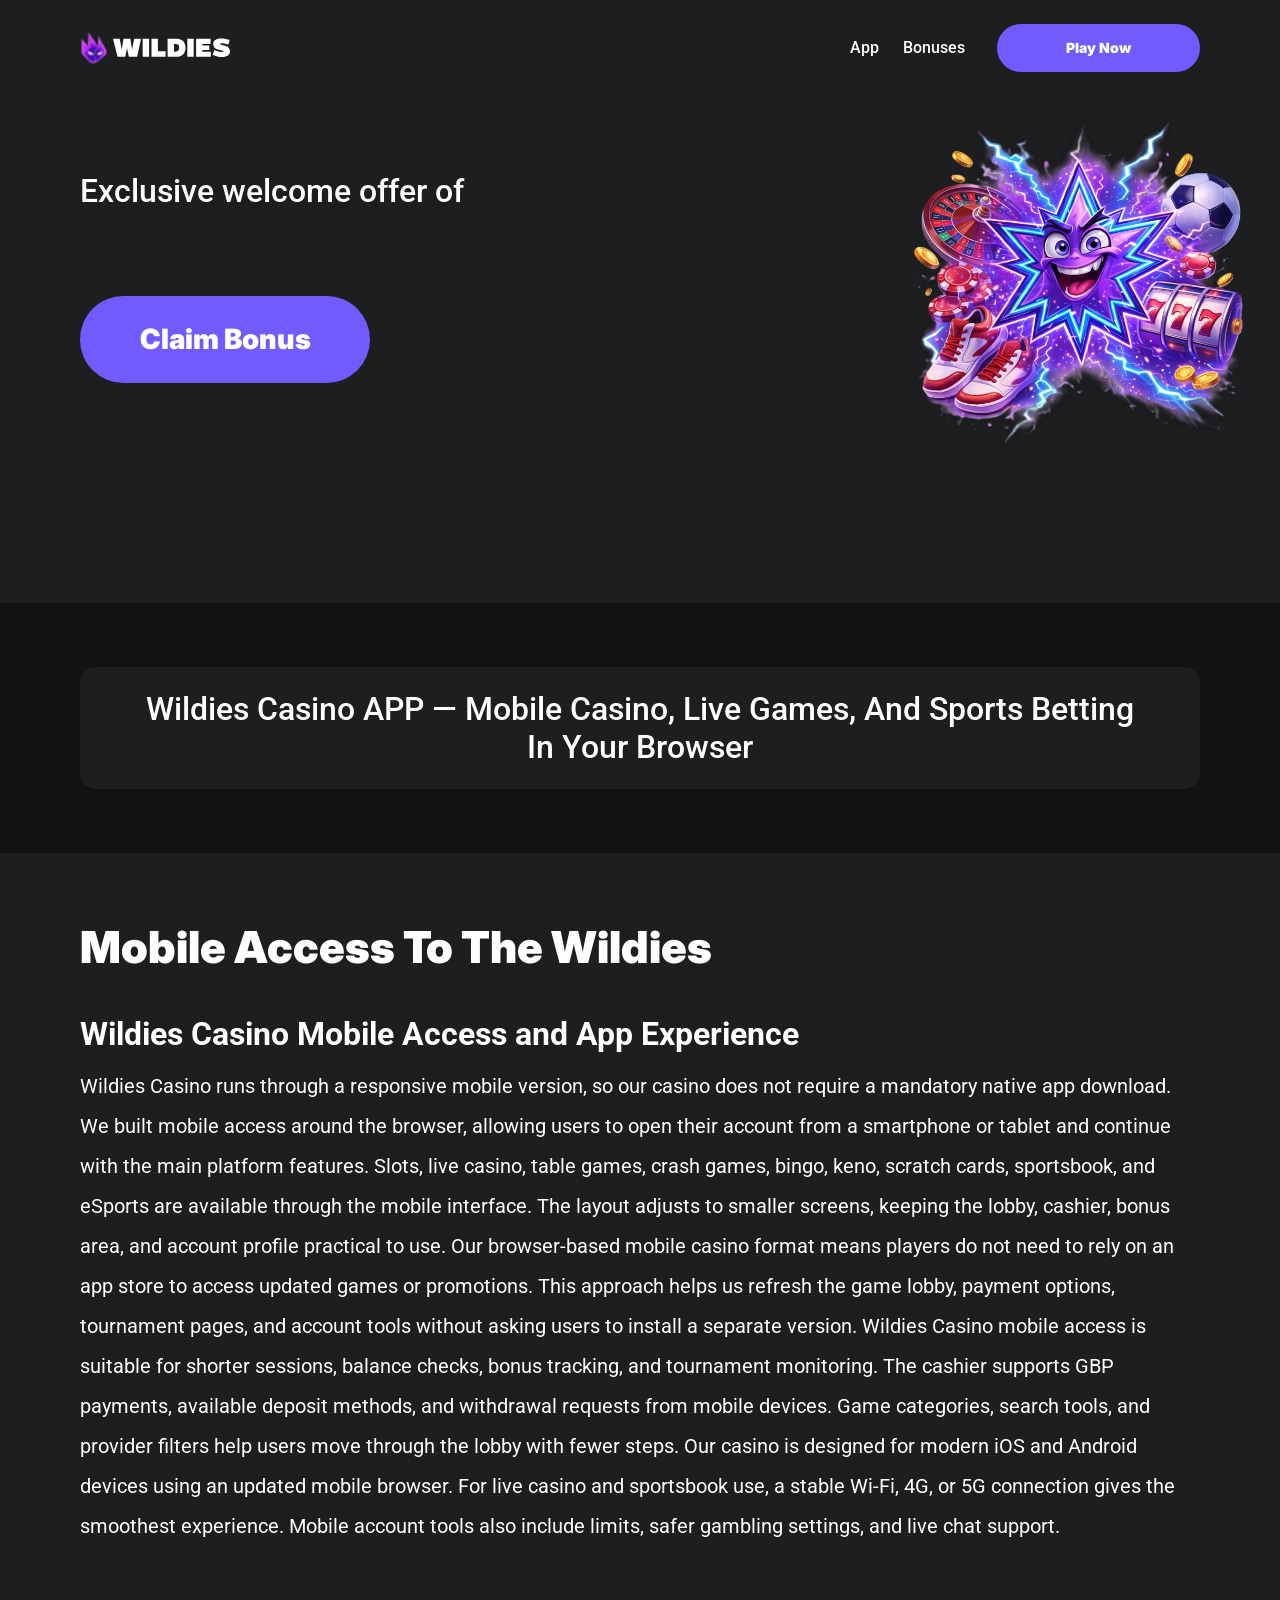
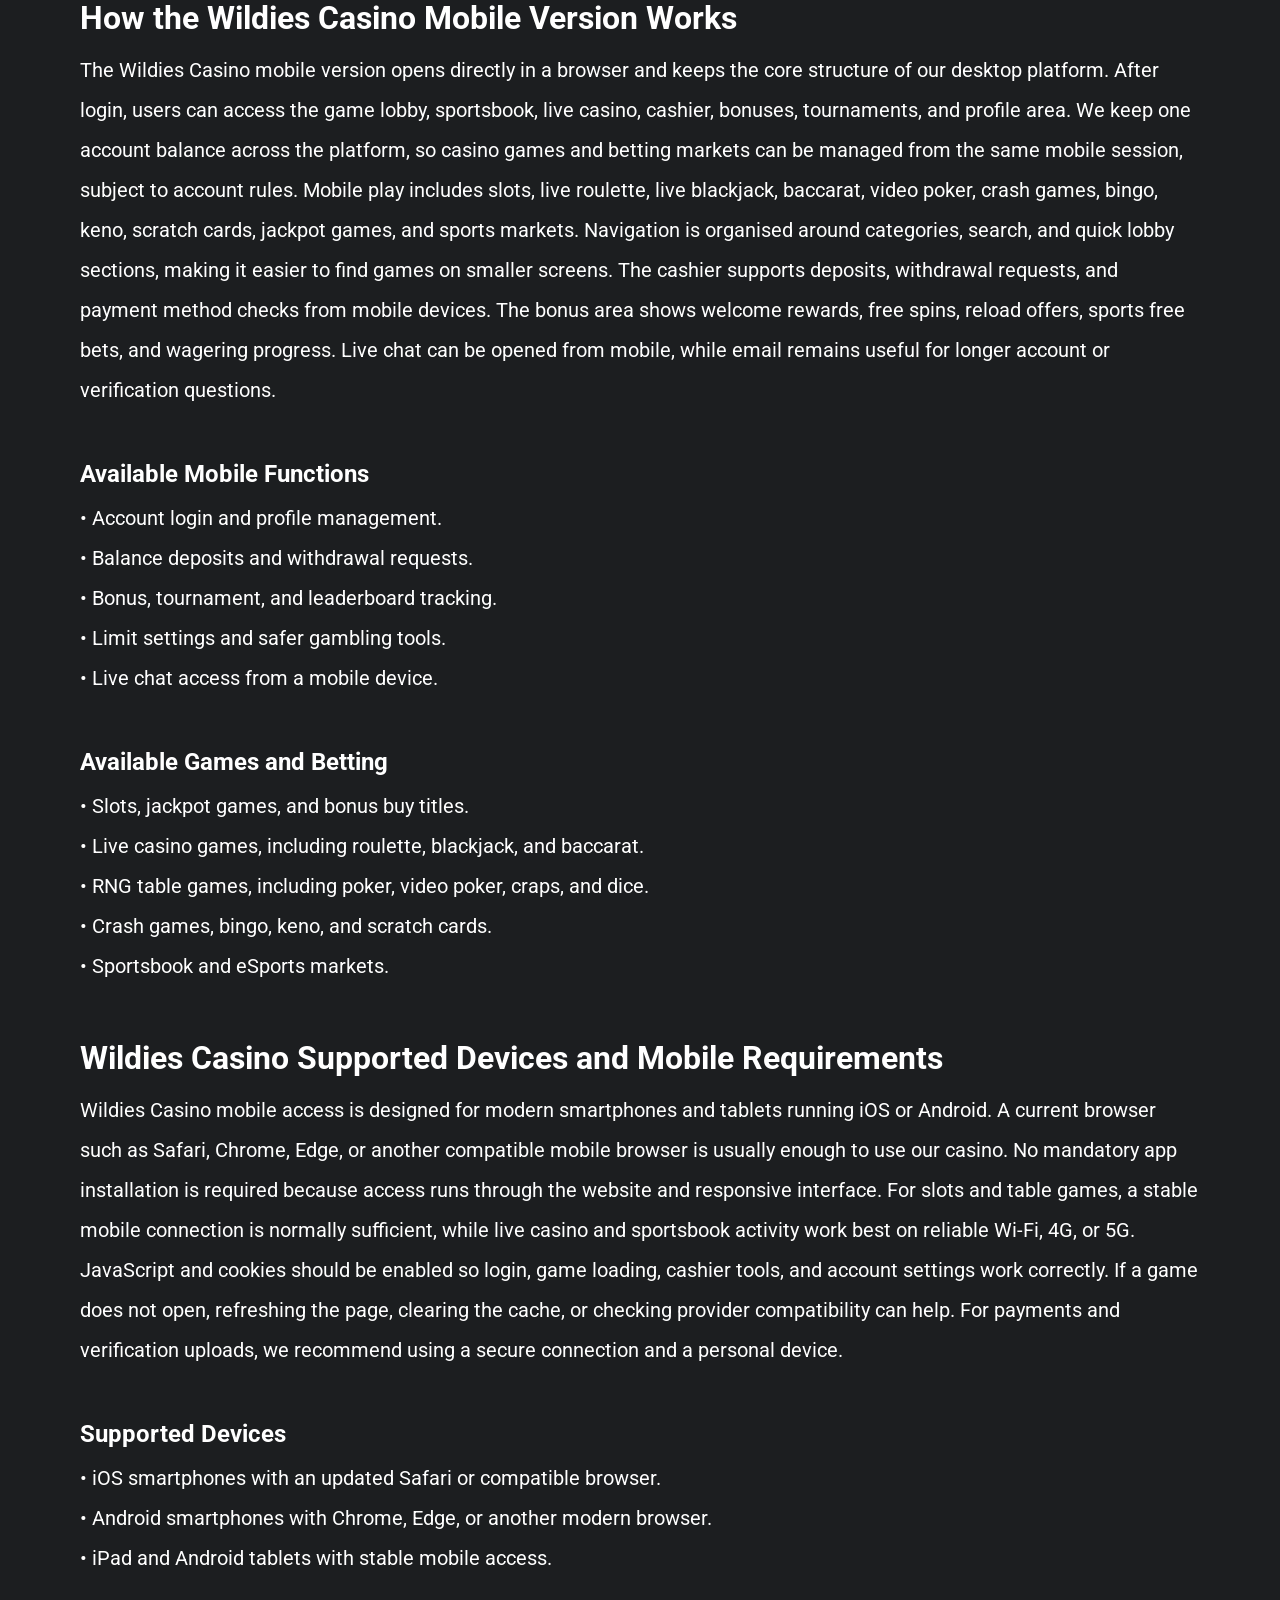
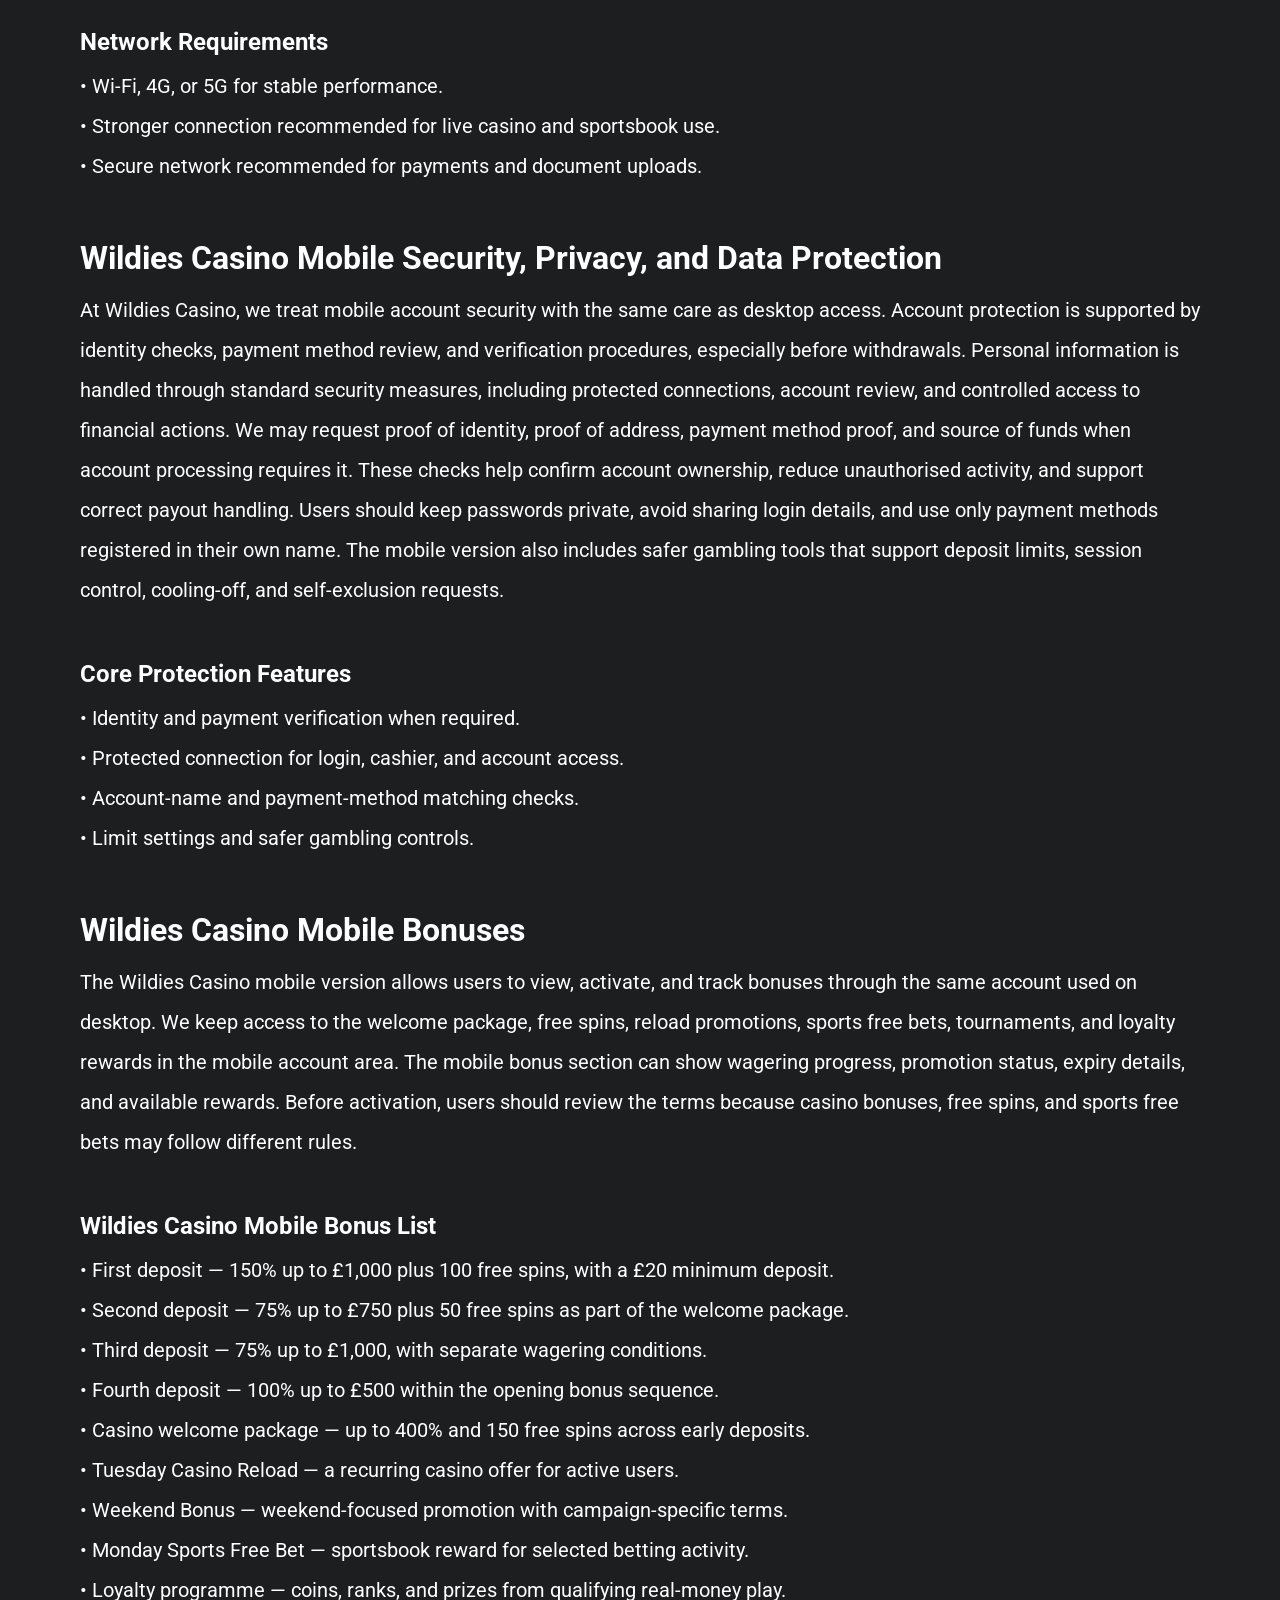
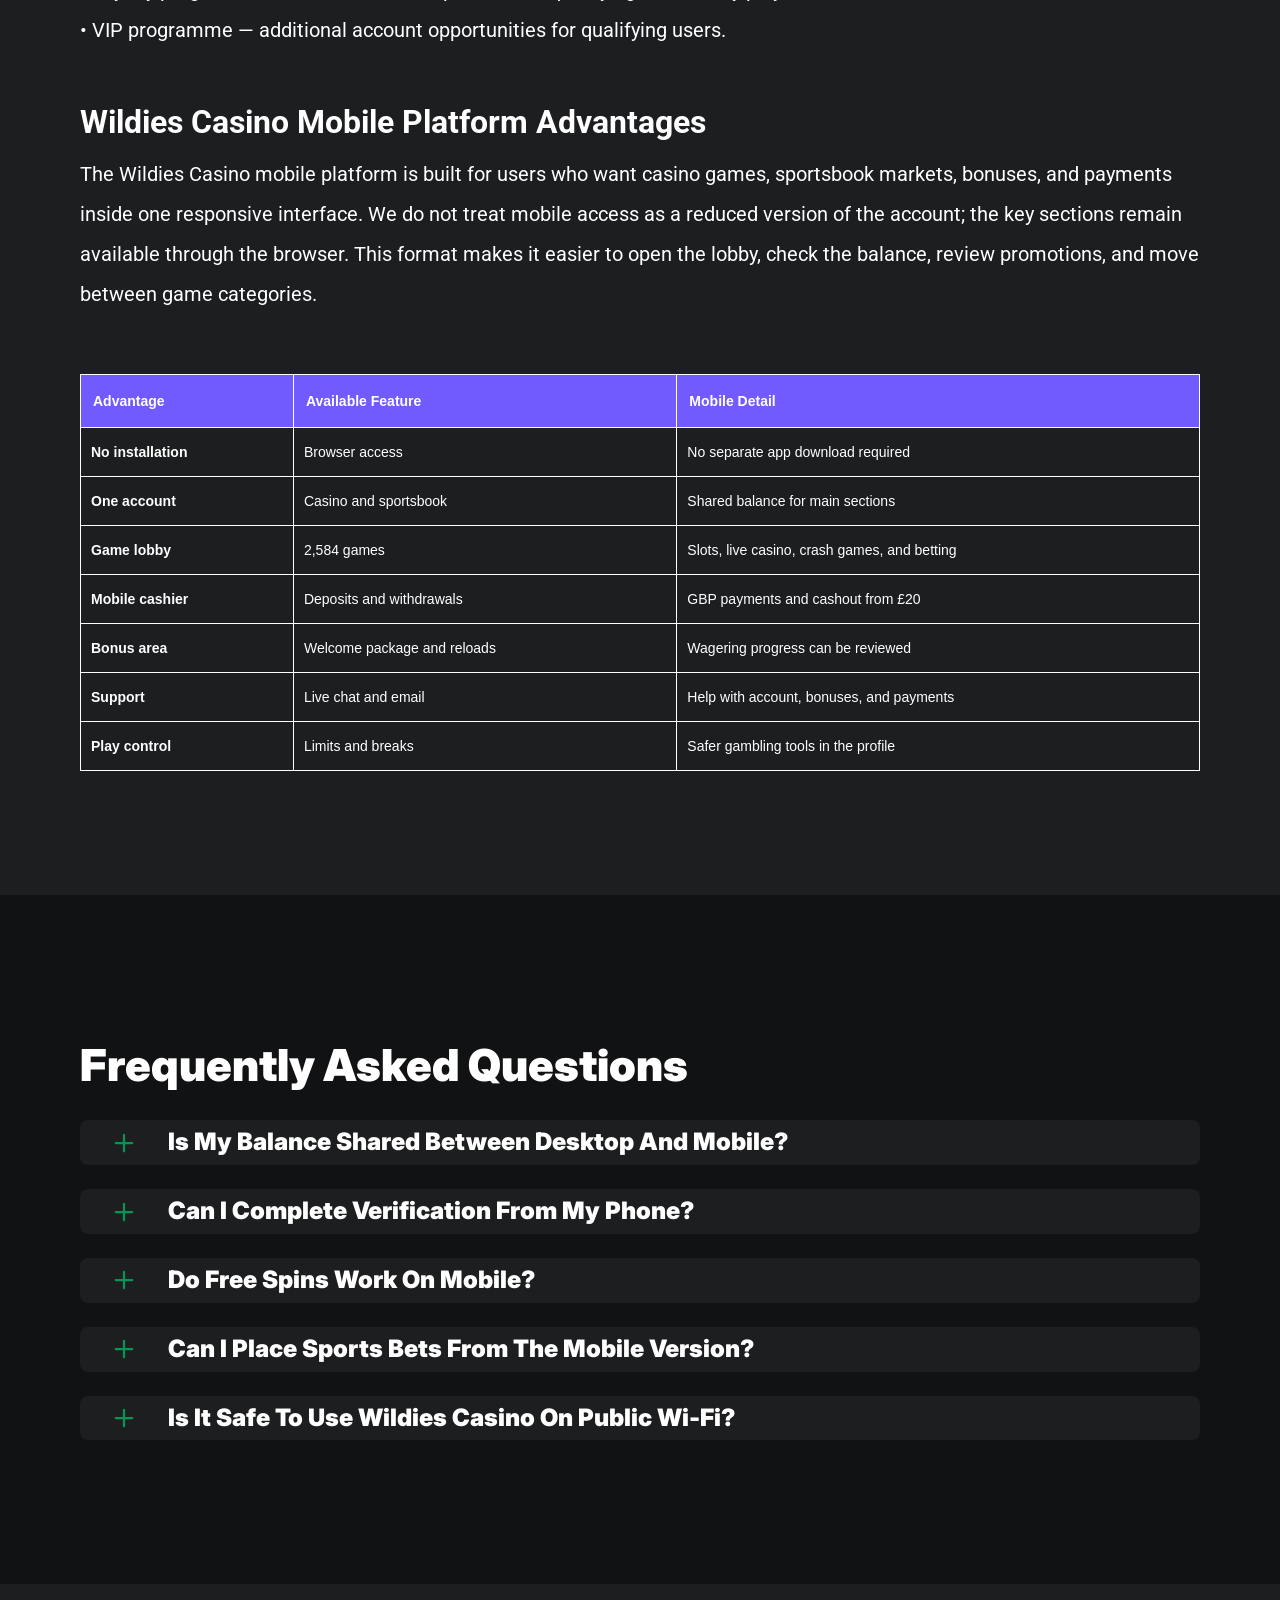
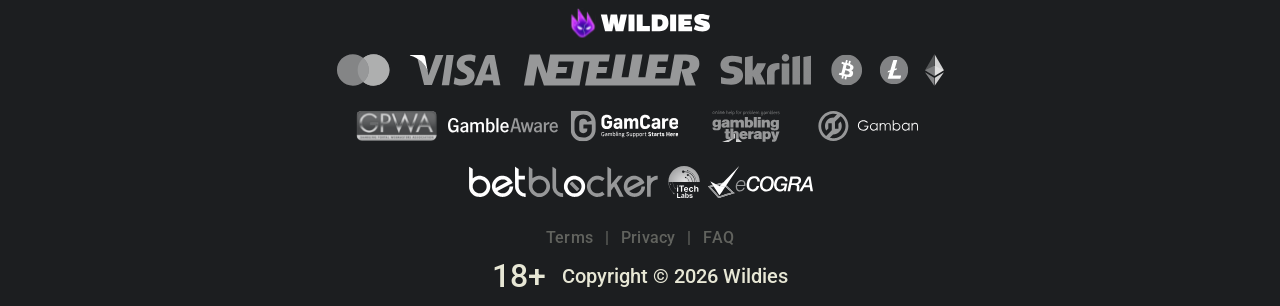
<file: app.html>
<!DOCTYPE html>
<html lang="en-GB">

<head>
    <meta charset="utf-8">

    <script src="./common.js"></script>
    <script src="./pages.js"></script>

    <link rel="manifest" href="./manifest.json">

    <link rel="preconnect" href="https://fonts.googleapis.com" />
    <link rel="preconnect" href="https://fonts.gstatic.com" crossorigin />
    <!-- Google Fonts -->
    <link
            href="https://fonts.googleapis.com/css2?family=Inter:wght@300;400;500;600;700&display=swap"
            rel="stylesheet"
    />
    <!-- Google Fonts -->

    <!-- Google Fonts -->
    <link
            href="https://fonts.googleapis.com/css2?family=Roboto:wght@300;400;500;600;700&display=swap"
            rel="stylesheet"
    />

    <meta name="viewport" content="width=device-width, initial-scale=1, minimum-scale=1, maximum-scale=2">
    <link rel="preload" as="image" href="_assets/images/1781696411-logo-desktop-532c3dd8fa.svg" fetchpriority="high">
    <link rel="stylesheet" href="./normalize.css">
    <link rel="stylesheet" href="./index.css">
    <meta name="theme-color" content="">
    <title>Wildies Casino APP — Mobile Access to Slots, Live Casino, and Sportsbook</title>
    <meta name="description"
          content="Wildies Casino APP gives browser-based mobile access to 2,584 games, live casino, sportsbook, bonuses, tournaments, GBP payments, and withdrawals from £20.">
    <link rel="canonical" href="https://wildies-online.com/app">
    <meta property="og:title" content="Wildies Casino APP — Mobile Access to Slots, Live Casino, and Sportsbook">
    <meta property="og:description"
          content="Wildies Casino APP gives browser-based mobile access to 2,584 games, live casino, sportsbook, bonuses, tournaments, GBP payments, and withdrawals from £20.">
    <meta property="og:url" content="https://wildies-online.com/app">
    <meta property="og:site_name" content="Wildies Casino APP — Mobile Access to Slots, Live Casino, and Sportsbook">
    <meta property="og:locale" content="en-GB">
    <meta property="og:image" content="_assets/images/1781696401-startovaia-kartinka-dlia-onlain-kazino-stavki-na-spo-4.webp">
    <meta property="og:image:width" content="1200">
    <meta property="og:image:height" content="630">
    <meta property="og:type" content="website">
    <meta name="twitter:card" content="summary_large_image">
    <meta name="twitter:site" content="wildies-online.com/app">
    <meta name="twitter:title" content="Wildies Casino APP — Mobile Access to Slots, Live Casino, and Sportsbook">
    <meta name="twitter:description"
          content="Wildies Casino APP gives browser-based mobile access to 2,584 games, live casino, sportsbook, bonuses, tournaments, GBP payments, and withdrawals from £20.">
    <meta name="twitter:image" content="_assets/images/1781696401-startovaia-kartinka-dlia-onlain-kazino-stavki-na-spo-4.webp">
    <meta name="twitter:image:width" content="1200">
    <meta name="twitter:image:height" content="630">
    <link rel="icon" href="_assets/images/1781696404-favicon-5c3bda0b20-b48bf13559.ico" type="image/x-icon" sizes="16x16">
    <meta name="language" content="en-GB">
    <link rel="apple-touch-icon" href="_assets/images/1781696385-favicon-5c3bda0b20-b48bf13559.ico" sizes="96x96">
    <link rel="icon" href="_assets/images/1781696385-favicon-5c3bda0b20-b48bf13559.ico" type="image/webp" sizes="192x192">

    <link rel="preload" href="_assets/images/1781696454-startovaia-kartinka-dlia-onlain-kazino-stavki-na-spo-4.webp" as="image" fetchpriority="high">

</head>

<body>
<svg
        style="display: none"
        xmlns="http://www.w3.org/2000/svg"
        width="1em"
        height="1em"
        viewBox="0 0 256 256"
>
    <symbol id="minus-icon" viewBox="0 0 256 256">
        <path
                fill="#079455"
                d="M228 128a12 12 0 0 1-12 12H40a12 12 0 0 1 0-24h176a12 12 0 0 1 12 12"
        />
    </symbol>
</svg>

<svg
        style="display: none"
        xmlns="http://www.w3.org/2000/svg"
        width="1em"
        height="1em"
        viewBox="0 0 32 32"
>
    <symbol id="globe-icon" viewBox="0 0 32 32">
        <path
                fill="#715BFF"
                d="M32.032 16c0-8.501-6.677-15.472-15.072-15.969-0.173-0.019-0.346-0.032-0.523-0.032-0.052 0-0.104 0.005-0.156 0.007-0.093-0.002-0.186-0.007-0.281-0.007-8.84 0-16.032 7.178-16.032 16.001s7.192 16.001 16.032 16.001c0.094 0 0.188-0.006 0.281-0.008 0.052 0.002 0.104 0.008 0.156 0.008 0.176 0 0.349-0.012 0.523-0.032 8.395-0.497 15.072-7.468 15.072-15.969zM29.049 21.151c-0.551-0.16-1.935-0.507-4.377-0.794 0.202-1.381 0.313-2.84 0.313-4.357 0-1.196-0.069-2.354-0.197-3.469 3.094-0.37 4.45-0.835 4.54-0.867l-0.372-1.050c0.695 1.659 1.080 3.478 1.080 5.386 0 1.818-0.352 3.555-0.987 5.151zM8.921 16c0-1.119 0.074-2.212 0.21-3.263 1.621 0.127 3.561 0.222 5.839 0.243v6.939c-2.219 0.021-4.114 0.111-5.709 0.234-0.22-1.319-0.34-2.715-0.34-4.154zM16.967 2.132c2.452 0.711 4.552 4.115 5.492 8.628-1.512 0.12-3.332 0.209-5.492 0.229v-8.857zM14.971 2.156v8.832c-2.136-0.021-3.965-0.109-5.502-0.226 0.96-4.457 3.076-7.836 5.502-8.606zM14.971 21.913l0 7.929c-2.263-0.718-4.256-3.705-5.293-7.719 1.492-0.11 3.253-0.189 5.292-0.21zM16.967 29.868l-0-7.955c2.061 0.020 3.814 0.102 5.288 0.217-1.019 4.067-3 7.076-5.288 7.738zM16.967 19.92l0-6.939c2.291-0.021 4.218-0.118 5.818-0.25 0.131 1.053 0.203 2.147 0.203 3.268 0 1.442-0.116 2.84-0.329 4.16-1.575-0.128-3.462-0.219-5.692-0.24zM28.588 9.81c-0.302 0.094-1.564 0.453-4.094 0.751-0.564-2.998-1.584-5.561-2.91-7.412 3.048 1.325 5.535 3.697 7.005 6.661zM11.213 2.831c-1.632 1.873-2.963 4.568-3.691 7.754-2.265-0.245-3.623-0.534-4.166-0.665 1.585-3.27 4.407-5.836 7.856-7.088zM2.614 11.787c0.385 0.104 1.841 0.467 4.549 0.766-0.155 1.107-0.24 2.26-0.24 3.447 0 1.509 0.136 2.96 0.383 4.334-2.325 0.251-3.755 0.552-4.396 0.706-0.607-1.566-0.944-3.264-0.944-5.041 0-1.467 0.228-2.883 0.649-4.213zM3.784 22.886c0.727-0.154 2.029-0.39 3.956-0.591 0.759 2.803 1.993 5.175 3.473 6.874-3.16-1.148-5.79-3.398-7.429-6.282v0zM21.583 28.849c1.195-1.665 2.14-3.907 2.728-6.525 1.982 0.227 3.226 0.494 3.853 0.652-1.5 2.596-3.808 4.669-6.581 5.873z">
        </path>
    </symbol>
</svg>

<svg width="32" height="31" viewBox="0 0 32 31" fill="none" xmlns="http://www.w3.org/2000/svg">
    <symbol id="star-icon" viewBox="0 0 32 31">
        <path d="M10.0431 24.5932L15.8898 21.0667L21.7365 24.6396L20.2052 17.9577L25.3559 13.5031L18.5811 12.8999L15.8898 6.58913L13.1985 12.8535L6.42371 13.4567L11.5744 17.9577L10.0431 24.5932ZM15.8898 25.4285L8.187 30.0687C7.84672 30.2853 7.49096 30.3781 7.11975 30.3471C6.74853 30.3162 6.42371 30.1925 6.1453 29.9759C5.86688 29.7594 5.65034 29.489 5.49566 29.1648C5.34099 28.8406 5.31005 28.4768 5.40286 28.0734L7.44456 19.3034L0.623417 13.4103C0.314068 13.1319 0.121034 12.8145 0.0443157 12.4581C-0.0324028 12.1017 -0.00951111 11.754 0.112991 11.415C0.235493 11.0759 0.421103 10.7975 0.669819 10.5797C0.918536 10.362 1.25882 10.2227 1.69067 10.1621L10.6927 9.37327L14.1729 1.11366C14.3276 0.742438 14.5676 0.464023 14.8931 0.278414C15.2185 0.0928044 15.5507 0 15.8898 0C16.2288 0 16.5611 0.0928044 16.8865 0.278414C17.2119 0.464023 17.452 0.742438 17.6067 1.11366L21.0869 9.37327L30.0889 10.1621C30.522 10.224 30.8623 10.3632 31.1098 10.5797C31.3572 10.7963 31.5428 11.0747 31.6666 11.415C31.7903 11.7553 31.8138 12.1036 31.7371 12.46C31.6604 12.8163 31.4667 13.1331 31.1562 13.4103L24.335 19.3034L26.3767 28.0734C26.4695 28.4756 26.4386 28.8394 26.2839 29.1648C26.1292 29.4902 25.9127 29.7606 25.6343 29.9759C25.3559 30.1912 25.0311 30.315 24.6598 30.3471C24.2886 30.3793 23.9329 30.2865 23.5926 30.0687L15.8898 25.4285Z" fill="#079455"/>
    </symbol>
</svg>

<svg
        xmlns="http://www.w3.org/2000/svg"
        width="1em"
        height="1em"
        viewBox="0 0 256 256"
>
    <symbol id="plus-icon" viewBox="0 0 256 256">
        <path
                fill="#079455"
                d="M228 128a12 12 0 0 1-12 12h-76v76a12 12 0 0 1-24 0v-76H40a12 12 0 0 1 0-24h76V40a12 12 0 0 1 24 0v76h76a12 12 0 0 1 12 12"
        />
    </symbol>
</svg>

<svg
        width="33"
        height="32"
        viewBox="0 0 33 32"
        fill="none"
        xmlns="http://www.w3.org/2000/svg"
>
    <symbol id="play-icon" viewBox="0 0 33 32">
        <path
                d="M16.8334 0.0786133C7.9606 0.0786133 0.767578 7.20678 0.767578 15.9998C0.767578 24.7929 7.9606 31.921 16.8334 31.921C25.7061 31.921 32.8992 24.7929 32.8992 15.9998C32.8992 7.20678 25.7061 0.0786133 16.8334 0.0786133ZM22.3861 16.8438L14.3532 21.8192C14.1907 21.9197 14.0059 21.9703 13.821 21.9703C13.6536 21.9703 13.4859 21.929 13.3342 21.8454C13.015 21.67 12.8169 21.3372 12.8169 20.9752V11.0244C12.8169 10.6625 13.015 10.3296 13.3342 10.1543C13.6533 9.97788 14.0436 9.98857 14.3532 10.1805L22.3861 15.1559C22.6796 15.3381 22.858 15.6568 22.858 15.9998C22.858 16.3428 22.6796 16.6616 22.3861 16.8438Z"
                fill="#715BFF"
        />
    </symbol>
</svg>

<svg
        width="20"
        height="20"
        viewBox="0 0 20 20"
        fill="none"
        xmlns="http://www.w3.org/2000/svg"
>
    <symbol id="information-outline" viewBox="0 0 20 20">
        <path
                d="M9 7H11V5H9V7ZM10 18C5.59 18 2 14.41 2 10C2 5.59 5.59 2 10 2C14.41 2 18 5.59 18 10C18 14.41 14.41 18 10 18ZM10 0C8.68678 0 7.38642 0.258658 6.17317 0.761205C4.95991 1.26375 3.85752 2.00035 2.92893 2.92893C1.05357 4.8043 0 7.34784 0 10C0 12.6522 1.05357 15.1957 2.92893 17.0711C3.85752 17.9997 4.95991 18.7362 6.17317 19.2388C7.38642 19.7413 8.68678 20 10 20C12.6522 20 15.1957 18.9464 17.0711 17.0711C18.9464 15.1957 20 12.6522 20 10C20 8.68678 19.7413 7.38642 19.2388 6.17317C18.7362 4.95991 17.9997 3.85752 17.0711 2.92893C16.1425 2.00035 15.0401 1.26375 13.8268 0.761205C12.6136 0.258658 11.3132 0 10 0ZM9 15H11V9H9V15Z"
                fill="#ffffff"
        />
    </symbol>
</svg>

<div class="wrapper">
    <header class="header" id="top">
        <div class="headerBlock">
            <div class="headerLogoContainer"><a href="/" aria-label="Main page"><img class="header__logo logo"
                                                                                                     src="_assets/images/1781696411-logo-desktop-532c3dd8fa.svg" alt="Wildies Logo" /></a></div>

            <div class="navBlockMain">

                <!-- Main Navigation -->
                <nav>
                    <button class="hamburger" aria-label="Toggle navigation menu">
                        <span></span>
                    </button>

                    <ul class="nav__list nav__list--header">

                        <li><a href="index">index</a></li>
                        <li><a href="app">App</a></li>
                        <li><a href="bonuses">Bonuses</a></li>
                        <li><a href="terms">Terms</a></li>
                        <li><a href="privacy">Privacy</a></li>
                        <li><a href="faq">FAQ</a></li>

                    </ul>
                </nav>
                <!-- CTA buttons -->
                <div class="btn__list">

                    <div class="nav__item nav__itemLarge">
                        <a
                                class="nav__link nav__linkLarge"
                                target="_blank"
                                href="casino.html?id=example-offer-id"
                                aria-label="Play Now"
                                id="navPlayNow"
                        >
                            Play Now
                        </a>
                    </div>
                </div>
            </div>

        </div>
    </header>
    <main class="main">
        <section class="heroContainer">
            <div class="hero">
                <div class="heroBlock block">
                    <div class="heroGroup">
                        <div class="heroTextGroup">
                            <p class="heroText heroTextDesktop">Exclusive welcome offer of</p>
                            <p class="heroText heroTextMobile">Exclusive welcome bonus of</p>
                            <p class="heroText heroTextBonus" id="bonusText"></p>
                        </div><a target="_blank" class="heroLink" id="bonusLink" href="/" aria-label="Play game"><span
                            class="heroButton btn btn--large">Claim Bonus</span></a>
                    </div>
                </div>
            </div>
            <div class="heroUnder">
                <h1 class="heroText heroMainTitle">Wildies Casino APP — Mobile Casino, Live Games, and Sports Betting in Your Browser</h1>
            </div>
        </section>
        <div class="historyCircleContainer">
            <section class="history">
                <div class="container">
                    <div class="historyBlock block">
                        <h2 class="historyTitle title">Mobile Access to the Wildies</h2>
                        <div class="historyDescription"><h3 style = "font-weight: bold;font-size: 32px;">
Wildies Casino Mobile Access and App Experience
</h3>
<p>
Wildies Casino runs through a responsive mobile version, so our casino does not require a mandatory native app download. We built mobile access around the browser, allowing users to open their account from a smartphone or tablet and continue with the main platform features. Slots, live casino, table games, crash games, bingo, keno, scratch cards, sportsbook, and eSports are available through the mobile interface. The layout adjusts to smaller screens, keeping the lobby, cashier, bonus area, and account profile practical to use. Our browser-based mobile casino format means players do not need to rely on an app store to access updated games or promotions. This approach helps us refresh the game lobby, payment options, tournament pages, and account tools without asking users to install a separate version. Wildies Casino mobile access is suitable for shorter sessions, balance checks, bonus tracking, and tournament monitoring. The cashier supports GBP payments, available deposit methods, and withdrawal requests from mobile devices. Game categories, search tools, and provider filters help users move through the lobby with fewer steps. Our casino is designed for modern iOS and Android devices using an updated mobile browser. For live casino and sportsbook use, a stable Wi-Fi, 4G, or 5G connection gives the smoothest experience. Mobile account tools also include limits, safer gambling settings, and live chat support.
</p>
<br>

<h3 style = "font-weight: bold;font-size: 32px;">
How the Wildies Casino Mobile Version Works
</h3>
<p>
The Wildies Casino mobile version opens directly in a browser and keeps the core structure of our desktop platform. After login, users can access the game lobby, sportsbook, live casino, cashier, bonuses, tournaments, and profile area. We keep one account balance across the platform, so casino games and betting markets can be managed from the same mobile session, subject to account rules. Mobile play includes slots, live roulette, live blackjack, baccarat, video poker, crash games, bingo, keno, scratch cards, jackpot games, and sports markets. Navigation is organised around categories, search, and quick lobby sections, making it easier to find games on smaller screens. The cashier supports deposits, withdrawal requests, and payment method checks from mobile devices. The bonus area shows welcome rewards, free spins, reload offers, sports free bets, and wagering progress. Live chat can be opened from mobile, while email remains useful for longer account or verification questions.
</p>
<br>
<h4 style = "font-weight: bold; font-size: 24px;">
Available Mobile Functions
</h4>

 <ul>
            <li>• Account login and profile management.</li>
            <li>• Balance deposits and withdrawal requests.</li>
            <li>• Bonus, tournament, and leaderboard tracking.</li>
            <li>• Limit settings and safer gambling tools.</li>
            <li>• Live chat access from a mobile device.</li>
        </ul><br>

<h4 style = "font-weight: bold; font-size: 24px;">
Available Games and Betting
</h4>

 <ul>
            <li>• Slots, jackpot games, and bonus buy titles.</li>
            <li>• Live casino games, including roulette, blackjack, and baccarat.</li>
            <li>• RNG table games, including poker, video poker, craps, and dice.</li>
            <li>• Crash games, bingo, keno, and scratch cards.</li>
            <li>• Sportsbook and eSports markets.</li>
        </ul><br>

<h3 style = "font-weight: bold;font-size: 32px;">
Wildies Casino Supported Devices and Mobile Requirements
</h3>
<p>
Wildies Casino mobile access is designed for modern smartphones and tablets running iOS or Android. A current browser such as Safari, Chrome, Edge, or another compatible mobile browser is usually enough to use our casino. No mandatory app installation is required because access runs through the website and responsive interface. For slots and table games, a stable mobile connection is normally sufficient, while live casino and sportsbook activity work best on reliable Wi-Fi, 4G, or 5G. JavaScript and cookies should be enabled so login, game loading, cashier tools, and account settings work correctly. If a game does not open, refreshing the page, clearing the cache, or checking provider compatibility can help. For payments and verification uploads, we recommend using a secure connection and a personal device.
</p>
<br>
<h4 style = "font-weight: bold; font-size: 24px;">
Supported Devices
</h4>

 <ul>
            <li>• iOS smartphones with an updated Safari or compatible browser.</li>
            <li>• Android smartphones with Chrome, Edge, or another modern browser.</li>
            <li>• iPad and Android tablets with stable mobile access.</li>
        </ul><br>

<h4 style = "font-weight: bold; font-size: 24px;">
Network Requirements
</h4>

 <ul>
            <li>• Wi-Fi, 4G, or 5G for stable performance.</li>
            <li>• Stronger connection recommended for live casino and sportsbook use.</li>
            <li>• Secure network recommended for payments and document uploads.</li>
        </ul><br>

<h3 style = "font-weight: bold;font-size: 32px;">
Wildies Casino Mobile Security, Privacy, and Data Protection
</h3>
<p>
At Wildies Casino, we treat mobile account security with the same care as desktop access. Account protection is supported by identity checks, payment method review, and verification procedures, especially before withdrawals. Personal information is handled through standard security measures, including protected connections, account review, and controlled access to financial actions. We may request proof of identity, proof of address, payment method proof, and source of funds when account processing requires it. These checks help confirm account ownership, reduce unauthorised activity, and support correct payout handling. Users should keep passwords private, avoid sharing login details, and use only payment methods registered in their own name. The mobile version also includes safer gambling tools that support deposit limits, session control, cooling-off, and self-exclusion requests.
</p>
<br>
<h4 style = "font-weight: bold; font-size: 24px;">
Core Protection Features
</h4>

 <ul>
            <li>• Identity and payment verification when required.</li>
            <li>• Protected connection for login, cashier, and account access.</li>
            <li>• Account-name and payment-method matching checks.</li>
            <li>• Limit settings and safer gambling controls.</li>
        </ul><br>

<h3 style = "font-weight: bold;font-size: 32px;">
Wildies Casino Mobile Bonuses
</h3>
<p>
The Wildies Casino mobile version allows users to view, activate, and track bonuses through the same account used on desktop. We keep access to the welcome package, free spins, reload promotions, sports free bets, tournaments, and loyalty rewards in the mobile account area. The mobile bonus section can show wagering progress, promotion status, expiry details, and available rewards. Before activation, users should review the terms because casino bonuses, free spins, and sports free bets may follow different rules.
</p>
<br>
<h4 style = "font-weight: bold; font-size: 24px;">
Wildies Casino Mobile Bonus List
</h4>

 <ul>
            <li>• First deposit — 150% up to £1,000 plus 100 free spins, with a £20 minimum deposit.</li>
            <li>• Second deposit — 75% up to £750 plus 50 free spins as part of the welcome package.</li>
            <li>• Third deposit — 75% up to £1,000, with separate wagering conditions.</li>
            <li>• Fourth deposit — 100% up to £500 within the opening bonus sequence.</li>
            <li>• Casino welcome package — up to 400% and 150 free spins across early deposits.</li>
            <li>• Tuesday Casino Reload — a recurring casino offer for active users.</li>
            <li>• Weekend Bonus — weekend-focused promotion with campaign-specific terms.</li>
            <li>• Monday Sports Free Bet — sportsbook reward for selected betting activity.</li>
            <li>• Loyalty programme — coins, ranks, and prizes from qualifying real-money play.</li>
            <li>• VIP programme — additional account opportunities for qualifying users.</li>
        </ul><br>

<h3 style = "font-weight: bold;font-size: 32px;">
Wildies Casino Mobile Platform Advantages
</h3>
<p>
The Wildies Casino mobile platform is built for users who want casino games, sportsbook markets, bonuses, and payments inside one responsive interface. We do not treat mobile access as a reduced version of the account; the key sections remain available through the browser. This format makes it easier to open the lobby, check the balance, review promotions, and move between game categories.
</p>
<br>
<table style="width: 100%; border-collapse: collapse; margin: 20px auto; font-family: sans-serif; color: #ffffff;font-size:14px">
  <thead>
    <tr style="background-color: #715BFF;">
      <th style="border: 1px solid #ffffff; padding: 12px; text-align: left; color: #ffffff; font-weight: bold;">Advantage</th>
      <th style="border: 1px solid #ffffff; padding: 12px; text-align: left; color: #ffffff; font-weight: bold;">Available Feature</th>
      <th style="border: 1px solid #ffffff; padding: 12px; text-align: left; color: #ffffff; font-weight: bold;">Mobile Detail</th>
    </tr>
  </thead>
  <tbody>
    <tr>
      <td style="border: 1px solid #ffffff; padding: 10px;"><strong>No instal&shy;lation</strong></td>
      <td style="border: 1px solid #ffffff; padding: 10px;">Browser access</td>
      <td style="border: 1px solid #ffffff; padding: 10px;">No separate app download required</td>
    </tr>
    <tr>
      <td style="border: 1px solid #ffffff; padding: 10px;"><strong>One account</strong></td>
      <td style="border: 1px solid #ffffff; padding: 10px;">Casino and sports&shy;book</td>
      <td style="border: 1px solid #ffffff; padding: 10px;">Shared balance for main sections</td>
    </tr>
    <tr>
      <td style="border: 1px solid #ffffff; padding: 10px;"><strong>Game lobby</strong></td>
      <td style="border: 1px solid #ffffff; padding: 10px;">2,584 games</td>
      <td style="border: 1px solid #ffffff; padding: 10px;">Slots, live casino, crash games, and betting</td>
    </tr>
    <tr>
      <td style="border: 1px solid #ffffff; padding: 10px;"><strong>Mobile cashier</strong></td>
      <td style="border: 1px solid #ffffff; padding: 10px;">Deposits and with&shy;draw&shy;als</td>
      <td style="border: 1px solid #ffffff; padding: 10px;">GBP payments and cashout from £20</td>
    </tr>
    <tr>
      <td style="border: 1px solid #ffffff; padding: 10px;"><strong>Bonus area</strong></td>
      <td style="border: 1px solid #ffffff; padding: 10px;">Welcome package and reloads</td>
      <td style="border: 1px solid #ffffff; padding: 10px;">Wagering progress can be reviewed</td>
    </tr>
    <tr>
      <td style="border: 1px solid #ffffff; padding: 10px;"><strong>Support</strong></td>
      <td style="border: 1px solid #ffffff; padding: 10px;">Live chat and email</td>
      <td style="border: 1px solid #ffffff; padding: 10px;">Help with account, bonuses, and payments</td>
    </tr>
    <tr>
      <td style="border: 1px solid #ffffff; padding: 10px;"><strong>Play control</strong></td>
      <td style="border: 1px solid #ffffff; padding: 10px;">Limits and breaks</td>
      <td style="border: 1px solid #ffffff; padding: 10px;">Safer gambling tools in the profile</td>
    </tr>
  </tbody>
</table>
<br></div>
                    </div>
                </div>
            </section>
        </div>
        <section class="faq">
            <div class="container">
                <div class="faqBlock block">
                    <h2 class="faqTitle title"><span>Frequently Asked Questions</span></h2>
                    <div class="faqGroup"><input class="faqInput" type="checkbox" id="is_my_balance_shared_between_desktop_and_mobile"/><label
                            class="faqLabel" for="is_my_balance_shared_between_desktop_and_mobile">

                        <svg class="faqIcon" width="24" height="24" aria-hidden="true">
                            <use class="plus" href="#plus-icon"></use>
                            <use class="minus" href="#minus-icon"></use>
                        </svg>

                        <span class="gradientContainer"> Is my balance shared between desktop and mobile? </span></label>
                        <div class="faqContent">
                            <p>Yes, the balance is linked to the account, not the device. After login, users see the same profile from phone, tablet, or computer.</p>
                        </div>
                    </div>
                    <div class="faqGroup"><input class="faqInput" type="checkbox" id="can_i_complete_verification_from_my_phone"/><label
                            class="faqLabel" for="can_i_complete_verification_from_my_phone">

                        <svg class="faqIcon" width="24" height="24" aria-hidden="true">
                            <use class="plus" href="#plus-icon"></use>
                            <use class="minus" href="#minus-icon"></use>
                        </svg>

                        <span class="gradientContainer"> Can I complete verification from my phone? </span></label>
                        <div class="faqContent">
                            <p>Yes, documents can usually be uploaded from a mobile device when requested in the account area or by support. Images should be clear, complete, and match the profile details.</p>
                        </div>
                    </div>
                    <div class="faqGroup"><input class="faqInput" type="checkbox" id="do_free_spins_work_on_mobile"/><label
                            class="faqLabel" for="do_free_spins_work_on_mobile">

                        <svg class="faqIcon" width="24" height="24" aria-hidden="true">
                            <use class="plus" href="#plus-icon"></use>
                            <use class="minus" href="#minus-icon"></use>
                        </svg>

                        <span class="gradientContainer"> Do free spins work on mobile? </span></label>
                        <div class="faqContent">
                            <p>Yes, if the eligible game and promotion support mobile play. Users should check the promotion terms to see which titles are included.</p>
                        </div>
                    </div>
                    <div class="faqGroup"><input class="faqInput" type="checkbox" id="can_i_place_sports_bets_from_the_mobile_version"/><label
                            class="faqLabel" for="can_i_place_sports_bets_from_the_mobile_version">

                        <svg class="faqIcon" width="24" height="24" aria-hidden="true">
                            <use class="plus" href="#plus-icon"></use>
                            <use class="minus" href="#minus-icon"></use>
                        </svg>

                        <span class="gradientContainer"> Can I place sports bets from the mobile version? </span></label>
                        <div class="faqContent">
                            <p>Yes, sportsbook access is available through the mobile account. Users can browse markets, add selections to the bet slip, and review bet status.</p>
                        </div>
                    </div>
                    <div class="faqGroup"><input class="faqInput" type="checkbox" id="is_it_safe_to_use_wildies_casino_on_public_wifi"/><label
                            class="faqLabel" for="is_it_safe_to_use_wildies_casino_on_public_wifi">

                        <svg class="faqIcon" width="24" height="24" aria-hidden="true">
                            <use class="plus" href="#plus-icon"></use>
                            <use class="minus" href="#minus-icon"></use>
                        </svg>

                        <span class="gradientContainer"> Is it safe to use Wildies Casino on public Wi-Fi? </span></label>
                        <div class="faqContent">
                            <p>Browsing may be possible, but payments, login, and document uploads are better handled through a private secure network. This helps reduce the risk of exposing account data on shared connections.</p>
                        </div>
                    </div>
                </div>
            </div>
        </section>
    </main>
</div>

<footer class="footer">
    <div class="footerContainer">
        <div class="footerTop">
            <div class="footerLogoContainer"><a href="https://wildies-online.com/app" aria-label="Main page"><img class="footer__logo"
                                                                                                     src="_assets/images/1781696473-logo-desktop-532c3dd8fa.svg" alt="" width="140"
                                                                                                     height="48" /></a></div>
            <div class="footerPay">
                <div class="payBlock"><img class="payElementGrey"
                                           src="./assets/images/footer/payment/masterCard.svg" alt="MasterCard" /><img
                        class="payElementColor" src="./assets/images/footer/payment/masterCard--color.svg"
                        alt="MasterCard" title="MasterCard in Wildies" /></div>
                <div class="payBlock"><img class="payElementGrey" src="./assets/images/footer/payment/visa.svg"
                                           alt="Visa" /><img class="payElementColor"
                                                             src="./assets/images/footer/payment/visa--color.svg" alt="Visa" title="Visa in Wildies" /></div>
                <div class="payBlock"><img class="payElementGrey" src="./assets/images/footer/payment/neteller.svg"
                                           alt="Neteller" /><img class="payElementColor"
                                                                 src="./assets/images/footer/payment/neteller--color.svg" alt="Neteller" title="Neteller in Wildies" /></div>
                <div class="payBlock"><img class="payElementGrey" src="./assets/images/footer/payment/skrill.svg"
                                           alt="Skrill" /><img class="payElementColor"
                                                               src="./assets/images/footer/payment/skrill--color.svg" alt="Skrill" title="Skrill in Wildies" /></div>
                <div class="payBlock"><img class="payElementGrey" src="./assets/images/footer/payment/bitcoin.svg"
                                           alt="Bitcoin" /><img class="payElementColor"
                                                                src="./assets/images/footer/payment/bitcoin--color.svg" alt="Bitcoin" title="Bitcoin in Wildies" /></div>
                <div class="payBlock"><img class="payElementGrey" src="./assets/images/footer/payment/litecoin.svg"
                                           alt="Litecoin" /><img class="payElementColor"
                                                                 src="./assets/images/footer/payment/litecoin--color.svg" alt="Litecoin" title="Litecoin in Wildies" /></div>
                <div class="payBlock"><img class="payElementGrey" src="./assets/images/footer/payment/ethereum.svg"
                                           alt="Etherium" /><img class="payElementColor"
                                                                 src="./assets/images/footer/payment/ethereum--color.svg" alt="Etherium" title="Etherium in Wildies" /></div>
            </div>
        </div>
        <div class="footerMiddle">
            <div class="footerOperator">
                <div class="operatorBlock"><img class="operatorElementGrey"
                                                src="./assets/images/footer/operator/gpwa.svg" alt="GPWA" /><img
                        class="operatorElementColor" src="./assets/images/footer/operator/gpwa--color.svg"
                        alt="GPWA" title="GPWA in Wildies" /></div>
                <div class="operatorBlock"><img class="operatorElementGrey"
                                                src="./assets/images/footer/operator/gambleaware.svg" alt="Gamble Aware" /><img
                        class="operatorElementColor" src="./assets/images/footer/operator/gambleaware--color.svg"
                        alt="Gamble Aware" title="Gamble Aware in Wildies" /></div>
                <div class="operatorBlock"><img class="operatorElementGrey"
                                                src="./assets/images/footer/operator/gamcare.svg" alt="Game care" /><img
                        class="operatorElementColor" src="./assets/images/footer/operator/gamcare--color.svg"
                        alt="Game care" title="Game care in Wildies" /></div>
                <div class="operatorBlock"><img class="operatorElementGrey"
                                                src="./assets/images/footer/operator/gambling-therapy.svg" alt="Gambling Therapy" /><img
                        class="operatorElementColor"
                        src="./assets/images/footer/operator/gambling-therapy--color.svg" alt="Gambling Therapy" title="Gambling Therapy in Wildies" />
                </div>
                <div class="operatorBlock"><img class="operatorElementGrey"
                                                src="./assets/images/footer/operator/gamban.svg" alt="Gamban" /><img
                        class="operatorElementColor" src="./assets/images/footer/operator/gamban--color.svg"
                        alt="Gamban" title="Gamban in Wildies" /></div>
                <div class="operatorBlock"><img class="operatorElementGrey"
                                                src="./assets/images/footer/operator/betblocker.svg" alt="BetBlocker" /><img
                        class="operatorElementColor" src="./assets/images/footer/operator/betblocker--color.svg"
                        alt="BetBlocker" title="BetBlocker in Wildies" /></div>
                <div class="operatorBlock"><img class="operatorElementGrey"
                                                src="./assets/images/footer/operator/itech_labs.svg" alt="ITech Labs" /><img
                        class="operatorElementColor" src="./assets/images/footer/operator/itech_labs--color.svg"
                        alt="ITech Labs" title="ITech Labs in Wildies" /></div>
                <div class="operatorBlock"><img class="operatorElementGrey"
                                                src="./assets/images/footer/operator/ecogra.svg" alt="Ecogra" /><img
                        class="operatorElementColor" src="./assets/images/footer/operator/ecogra--color.svg"
                        alt="Ecogra" title="Ecogra in Wildies" /></div>
            </div>
        </div>
        <div class="footerNavBlock">
            <nav>
                <ul class="nav__list--footer">

                    <li class="footer__navItem"><a href="index">index</a></li>
                    <li class="footer__navItem"><a href="app">App</a></li>
                    <li class="footer__navItem"><a href="bonuses">Bonuses</a></li>
                    <li class="footer__navItem"><a href="terms">Terms</a></li>
                    <li class="footer__navItem"><a href="privacy">Privacy</a></li>
                    <li class="footer__navItem"><a href="faq">FAQ</a></li>

                </ul>
            </nav>
        </div>
        <div class="footerBottom">
            <div class="footerBottomGroup">
                <p class="footerBottomAge">18+</p>
                <p class="footerBottomCopyright">Copyright © <span class="js-current-year"></span> Wildies </p>
            </div>
        </div>
    </div>
</footer>

<script>
    var playButtonName = "#play-icon";
    var informationOutlineName =
        "#information-outline";
    var topCasinoButtonText = "Claim Bonus";
    var welcomeBonusText = "Welcome bonus";
    var bonusDetailsButtonText = "";
    var playNowText = "";
    var maximumAmountText = "";
    var wagerText = "";
    var bonusCodeText = "";
    var depositText = "";
    var casinoName = "Wildies";
</script>

</body>
</html>
</file>
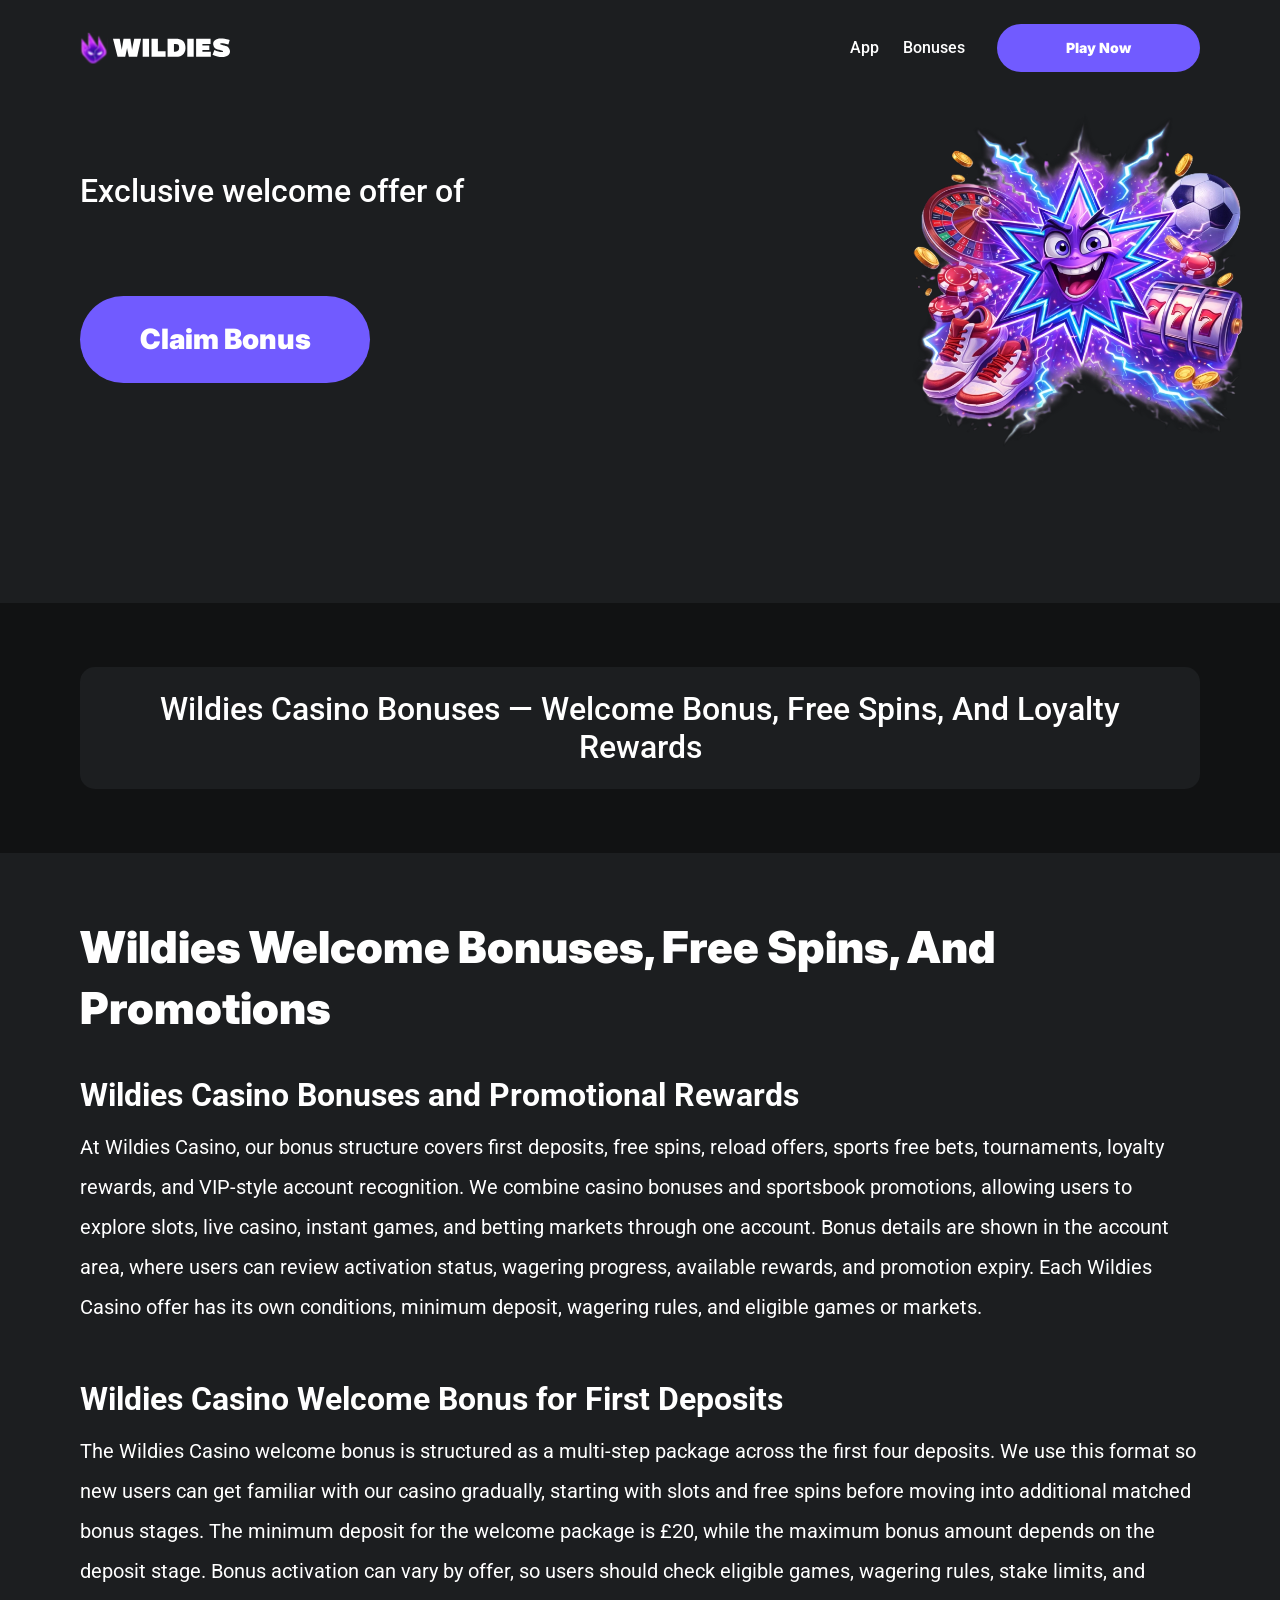
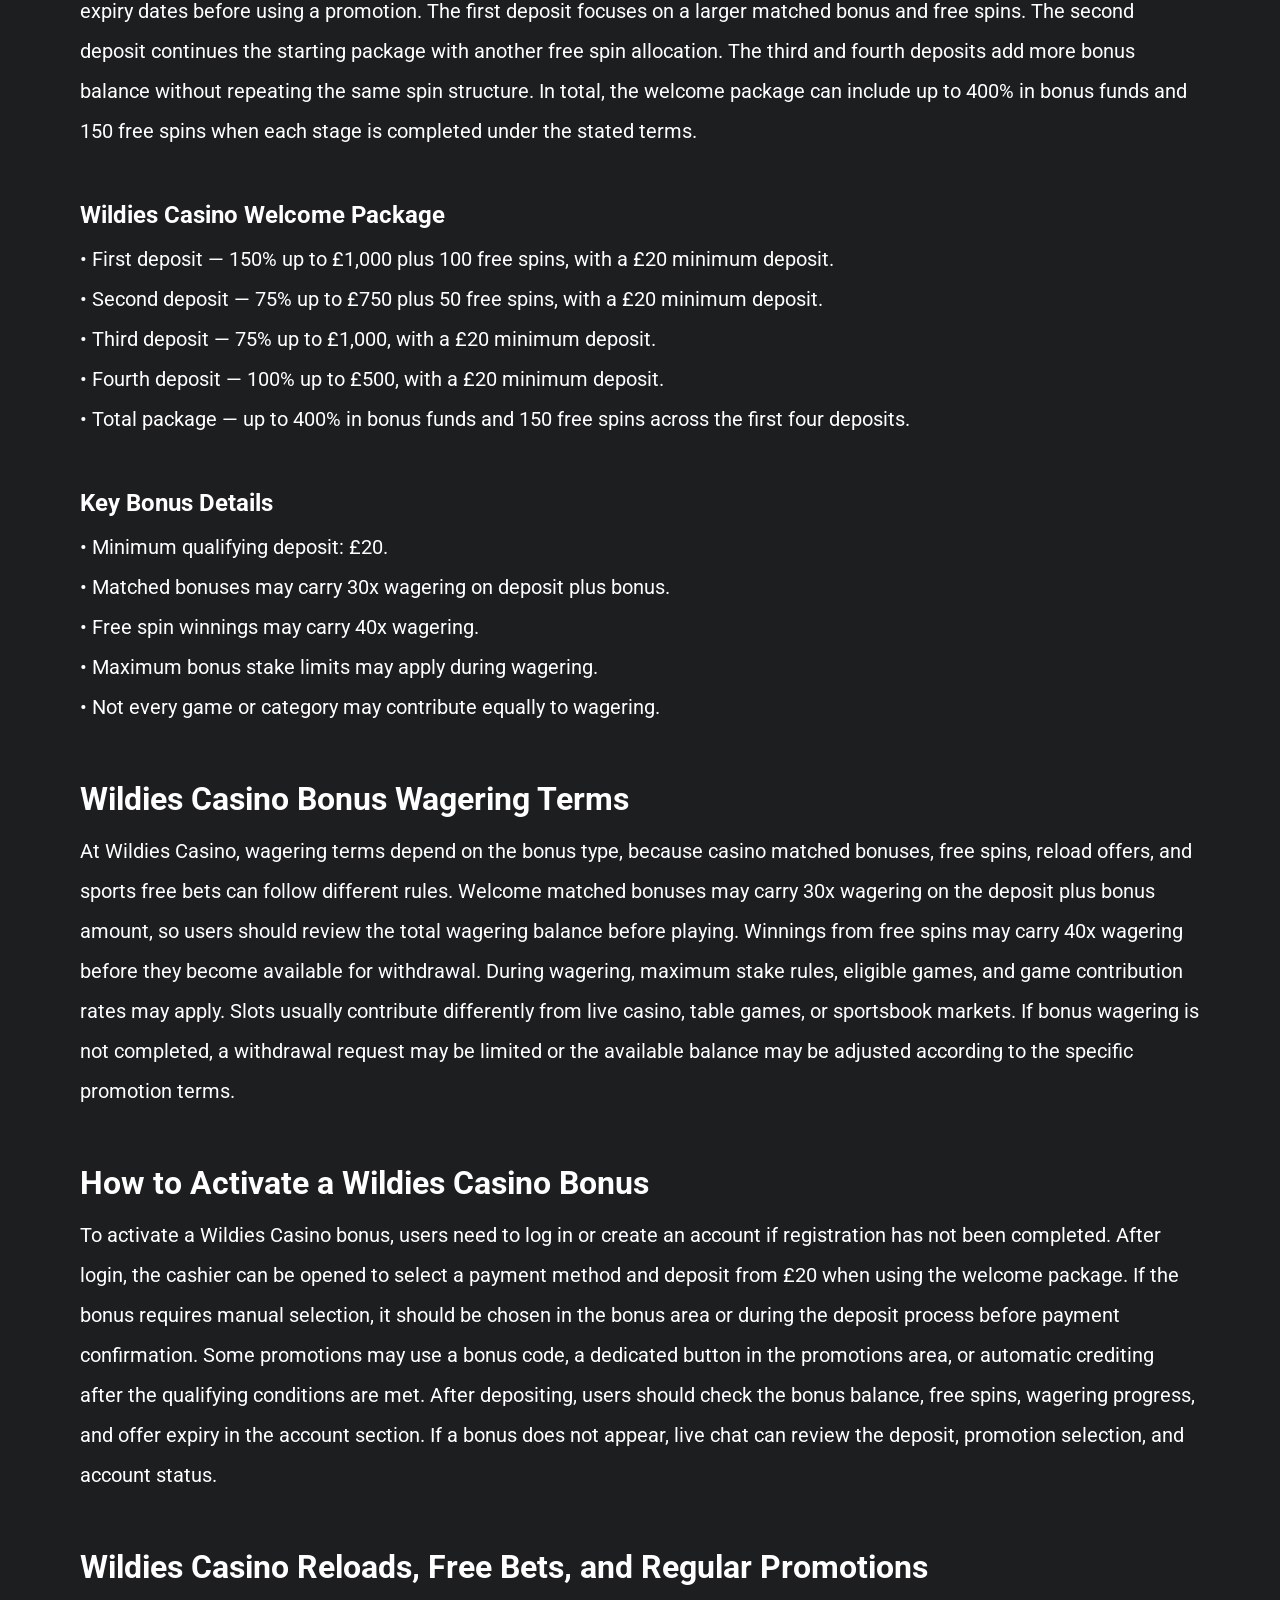
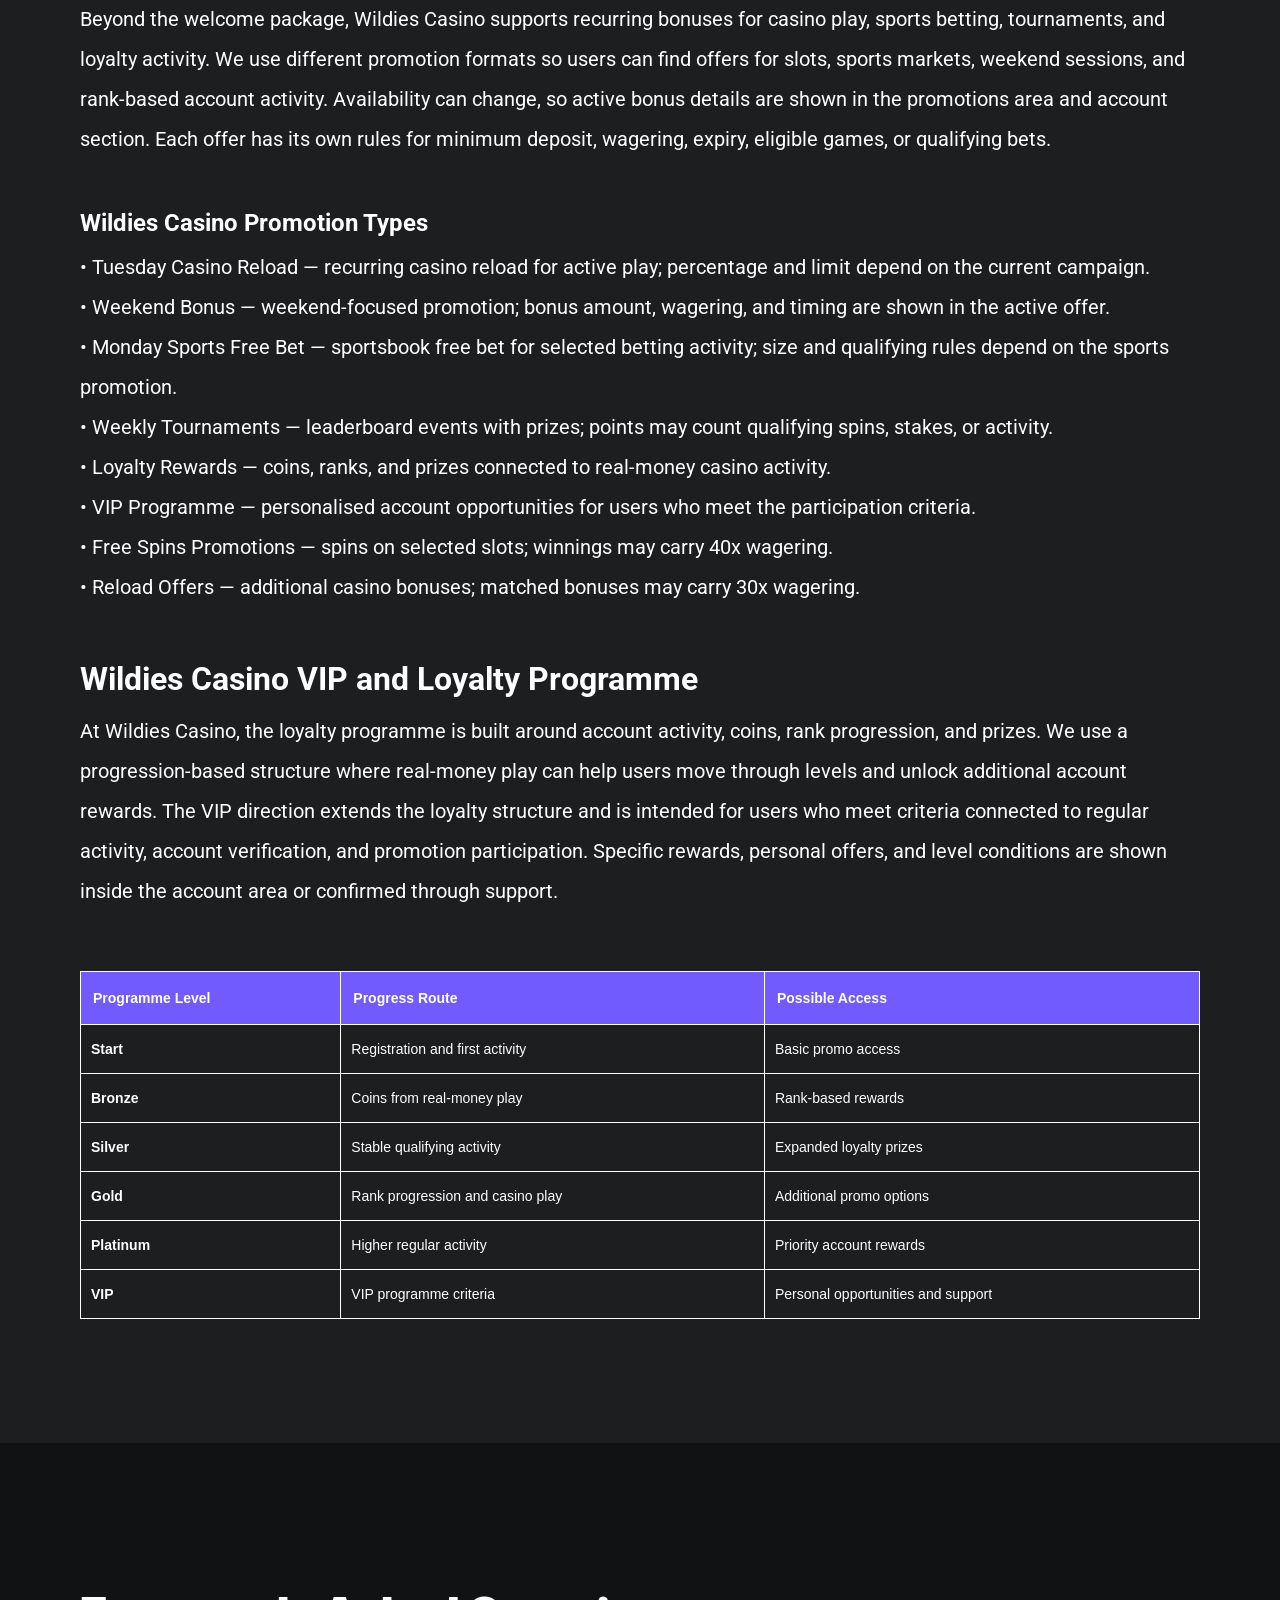
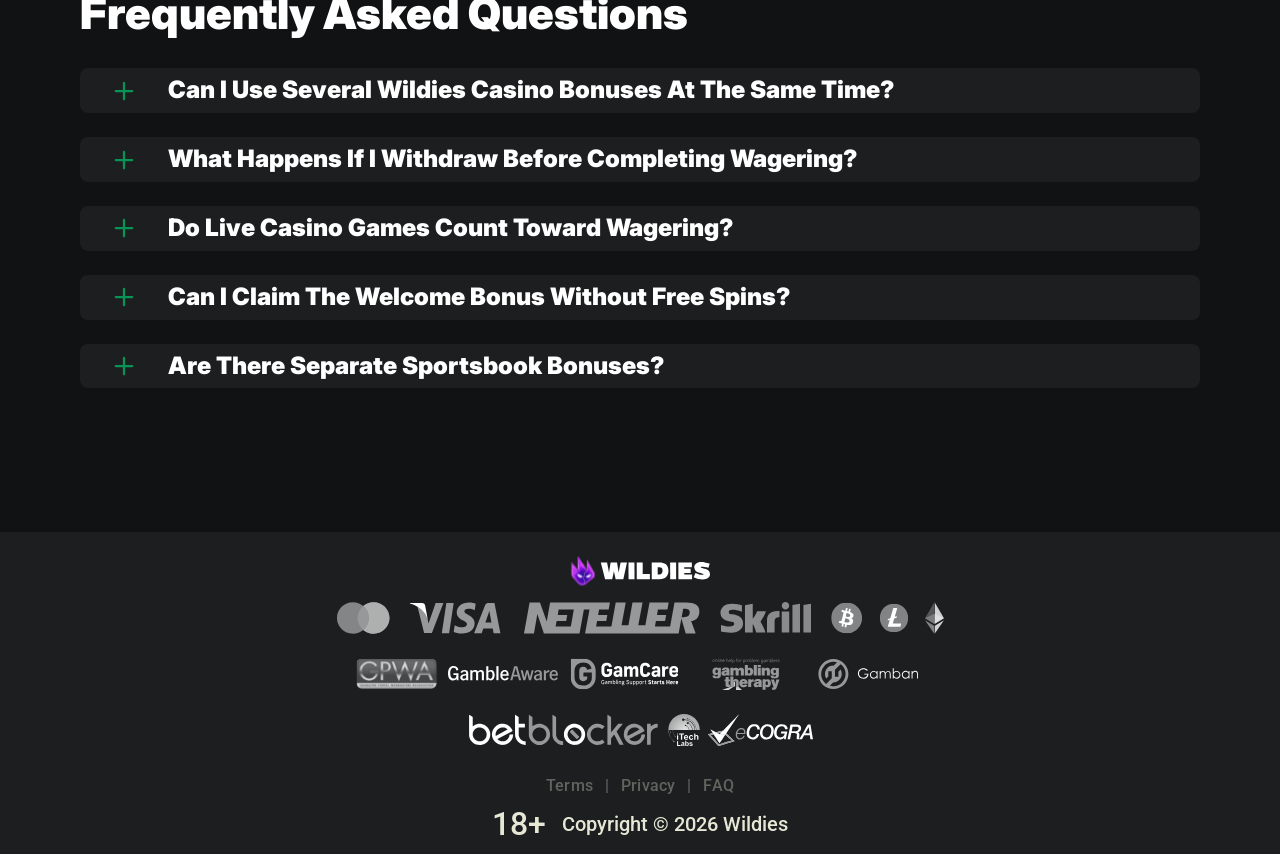
<file: bonuses.html>
<!DOCTYPE html>
<html lang="en-GB">

<head>
    <meta charset="utf-8">
    <script src="./common.js"></script>
    <script src="./pages.js"></script>

    <link rel="manifest" href="./manifest.json">

    <link rel="preconnect" href="https://fonts.googleapis.com" />
    <link rel="preconnect" href="https://fonts.gstatic.com" crossorigin />
    <!-- Google Fonts -->
    <link
            href="https://fonts.googleapis.com/css2?family=Inter:wght@300;400;500;600;700&display=swap"
            rel="stylesheet"
    />
    <!-- Google Fonts -->

    <!-- Google Fonts -->
    <link
            href="https://fonts.googleapis.com/css2?family=Roboto:wght@300;400;500;600;700&display=swap"
            rel="stylesheet"
    />

    <meta name="viewport" content="width=device-width, initial-scale=1, minimum-scale=1, maximum-scale=2">
    <link rel="preload" as="image" href="_assets/images/1781696411-logo-desktop-532c3dd8fa.svg" fetchpriority="high">
    <link rel="stylesheet" href="./normalize.css">
    <link rel="stylesheet" href="./index.css">
    <meta name="theme-color" content="">
    <title>Wildies Casino Bonuses — Welcome Package, Free Spins, Reloads, and VIP</title>
    <meta name="description"
          content="Wildies Casino Bonuses include a welcome package up to 400%, 150 free spins, reload offers, sports free bets, tournaments, loyalty programme, and VIP opportunities.">
    <link rel="canonical" href="https://wildies-online.com/bonuses">
    <meta property="og:title" content="Wildies Casino Bonuses — Welcome Package, Free Spins, Reloads, and VIP">
    <meta property="og:description"
          content="Wildies Casino Bonuses include a welcome package up to 400%, 150 free spins, reload offers, sports free bets, tournaments, loyalty programme, and VIP opportunities.">
    <meta property="og:url" content="https://wildies-online.com/bonuses">
    <meta property="og:site_name" content="Wildies Casino Bonuses — Welcome Package, Free Spins, Reloads, and VIP">
    <meta property="og:locale" content="en-GB">
    <meta property="og:image" content="_assets/images/1781696401-startovaia-kartinka-dlia-onlain-kazino-stavki-na-spo-4.webp">
    <meta property="og:image:width" content="1200">
    <meta property="og:image:height" content="630">
    <meta property="og:type" content="website">
    <meta name="twitter:card" content="summary_large_image">
    <meta name="twitter:site" content="wildies-online.com/bonuses">
    <meta name="twitter:title" content="Wildies Casino Bonuses — Welcome Package, Free Spins, Reloads, and VIP">
    <meta name="twitter:description"
          content="Wildies Casino Bonuses include a welcome package up to 400%, 150 free spins, reload offers, sports free bets, tournaments, loyalty programme, and VIP opportunities.">
    <meta name="twitter:image" content="_assets/images/1781696401-startovaia-kartinka-dlia-onlain-kazino-stavki-na-spo-4.webp">
    <meta name="twitter:image:width" content="1200">
    <meta name="twitter:image:height" content="630">
    <link rel="icon" href="_assets/images/1781696404-favicon-5c3bda0b20-b48bf13559.ico" type="image/x-icon" sizes="16x16">
    <meta name="language" content="en-GB">
    <link rel="apple-touch-icon" href="_assets/images/1781696385-favicon-5c3bda0b20-b48bf13559.ico" sizes="96x96">
    <link rel="icon" href="_assets/images/1781696385-favicon-5c3bda0b20-b48bf13559.ico" type="image/webp" sizes="192x192">

    <link rel="preload" href="_assets/images/1781696454-startovaia-kartinka-dlia-onlain-kazino-stavki-na-spo-4.webp" as="image" fetchpriority="high">

</head>

<body>
<svg
        style="display: none"
        xmlns="http://www.w3.org/2000/svg"
        width="1em"
        height="1em"
        viewBox="0 0 256 256"
>
    <symbol id="minus-icon" viewBox="0 0 256 256">
        <path
                fill="#079455"
                d="M228 128a12 12 0 0 1-12 12H40a12 12 0 0 1 0-24h176a12 12 0 0 1 12 12"
        />
    </symbol>
</svg>

<svg
        style="display: none"
        xmlns="http://www.w3.org/2000/svg"
        width="1em"
        height="1em"
        viewBox="0 0 32 32"
>
    <symbol id="globe-icon" viewBox="0 0 32 32">
        <path
                fill="#715BFF"
                d="M32.032 16c0-8.501-6.677-15.472-15.072-15.969-0.173-0.019-0.346-0.032-0.523-0.032-0.052 0-0.104 0.005-0.156 0.007-0.093-0.002-0.186-0.007-0.281-0.007-8.84 0-16.032 7.178-16.032 16.001s7.192 16.001 16.032 16.001c0.094 0 0.188-0.006 0.281-0.008 0.052 0.002 0.104 0.008 0.156 0.008 0.176 0 0.349-0.012 0.523-0.032 8.395-0.497 15.072-7.468 15.072-15.969zM29.049 21.151c-0.551-0.16-1.935-0.507-4.377-0.794 0.202-1.381 0.313-2.84 0.313-4.357 0-1.196-0.069-2.354-0.197-3.469 3.094-0.37 4.45-0.835 4.54-0.867l-0.372-1.050c0.695 1.659 1.080 3.478 1.080 5.386 0 1.818-0.352 3.555-0.987 5.151zM8.921 16c0-1.119 0.074-2.212 0.21-3.263 1.621 0.127 3.561 0.222 5.839 0.243v6.939c-2.219 0.021-4.114 0.111-5.709 0.234-0.22-1.319-0.34-2.715-0.34-4.154zM16.967 2.132c2.452 0.711 4.552 4.115 5.492 8.628-1.512 0.12-3.332 0.209-5.492 0.229v-8.857zM14.971 2.156v8.832c-2.136-0.021-3.965-0.109-5.502-0.226 0.96-4.457 3.076-7.836 5.502-8.606zM14.971 21.913l0 7.929c-2.263-0.718-4.256-3.705-5.293-7.719 1.492-0.11 3.253-0.189 5.292-0.21zM16.967 29.868l-0-7.955c2.061 0.020 3.814 0.102 5.288 0.217-1.019 4.067-3 7.076-5.288 7.738zM16.967 19.92l0-6.939c2.291-0.021 4.218-0.118 5.818-0.25 0.131 1.053 0.203 2.147 0.203 3.268 0 1.442-0.116 2.84-0.329 4.16-1.575-0.128-3.462-0.219-5.692-0.24zM28.588 9.81c-0.302 0.094-1.564 0.453-4.094 0.751-0.564-2.998-1.584-5.561-2.91-7.412 3.048 1.325 5.535 3.697 7.005 6.661zM11.213 2.831c-1.632 1.873-2.963 4.568-3.691 7.754-2.265-0.245-3.623-0.534-4.166-0.665 1.585-3.27 4.407-5.836 7.856-7.088zM2.614 11.787c0.385 0.104 1.841 0.467 4.549 0.766-0.155 1.107-0.24 2.26-0.24 3.447 0 1.509 0.136 2.96 0.383 4.334-2.325 0.251-3.755 0.552-4.396 0.706-0.607-1.566-0.944-3.264-0.944-5.041 0-1.467 0.228-2.883 0.649-4.213zM3.784 22.886c0.727-0.154 2.029-0.39 3.956-0.591 0.759 2.803 1.993 5.175 3.473 6.874-3.16-1.148-5.79-3.398-7.429-6.282v0zM21.583 28.849c1.195-1.665 2.14-3.907 2.728-6.525 1.982 0.227 3.226 0.494 3.853 0.652-1.5 2.596-3.808 4.669-6.581 5.873z">
        </path>
    </symbol>
</svg>

<svg width="32" height="31" viewBox="0 0 32 31" fill="none" xmlns="http://www.w3.org/2000/svg">
    <symbol id="star-icon" viewBox="0 0 32 31">
        <path d="M10.0431 24.5932L15.8898 21.0667L21.7365 24.6396L20.2052 17.9577L25.3559 13.5031L18.5811 12.8999L15.8898 6.58913L13.1985 12.8535L6.42371 13.4567L11.5744 17.9577L10.0431 24.5932ZM15.8898 25.4285L8.187 30.0687C7.84672 30.2853 7.49096 30.3781 7.11975 30.3471C6.74853 30.3162 6.42371 30.1925 6.1453 29.9759C5.86688 29.7594 5.65034 29.489 5.49566 29.1648C5.34099 28.8406 5.31005 28.4768 5.40286 28.0734L7.44456 19.3034L0.623417 13.4103C0.314068 13.1319 0.121034 12.8145 0.0443157 12.4581C-0.0324028 12.1017 -0.00951111 11.754 0.112991 11.415C0.235493 11.0759 0.421103 10.7975 0.669819 10.5797C0.918536 10.362 1.25882 10.2227 1.69067 10.1621L10.6927 9.37327L14.1729 1.11366C14.3276 0.742438 14.5676 0.464023 14.8931 0.278414C15.2185 0.0928044 15.5507 0 15.8898 0C16.2288 0 16.5611 0.0928044 16.8865 0.278414C17.2119 0.464023 17.452 0.742438 17.6067 1.11366L21.0869 9.37327L30.0889 10.1621C30.522 10.224 30.8623 10.3632 31.1098 10.5797C31.3572 10.7963 31.5428 11.0747 31.6666 11.415C31.7903 11.7553 31.8138 12.1036 31.7371 12.46C31.6604 12.8163 31.4667 13.1331 31.1562 13.4103L24.335 19.3034L26.3767 28.0734C26.4695 28.4756 26.4386 28.8394 26.2839 29.1648C26.1292 29.4902 25.9127 29.7606 25.6343 29.9759C25.3559 30.1912 25.0311 30.315 24.6598 30.3471C24.2886 30.3793 23.9329 30.2865 23.5926 30.0687L15.8898 25.4285Z" fill="#079455"/>
    </symbol>
</svg>

<svg
        xmlns="http://www.w3.org/2000/svg"
        width="1em"
        height="1em"
        viewBox="0 0 256 256"
>
    <symbol id="plus-icon" viewBox="0 0 256 256">
        <path
                fill="#079455"
                d="M228 128a12 12 0 0 1-12 12h-76v76a12 12 0 0 1-24 0v-76H40a12 12 0 0 1 0-24h76V40a12 12 0 0 1 24 0v76h76a12 12 0 0 1 12 12"
        />
    </symbol>
</svg>

<svg
        width="33"
        height="32"
        viewBox="0 0 33 32"
        fill="none"
        xmlns="http://www.w3.org/2000/svg"
>
    <symbol id="play-icon" viewBox="0 0 33 32">
        <path
                d="M16.8334 0.0786133C7.9606 0.0786133 0.767578 7.20678 0.767578 15.9998C0.767578 24.7929 7.9606 31.921 16.8334 31.921C25.7061 31.921 32.8992 24.7929 32.8992 15.9998C32.8992 7.20678 25.7061 0.0786133 16.8334 0.0786133ZM22.3861 16.8438L14.3532 21.8192C14.1907 21.9197 14.0059 21.9703 13.821 21.9703C13.6536 21.9703 13.4859 21.929 13.3342 21.8454C13.015 21.67 12.8169 21.3372 12.8169 20.9752V11.0244C12.8169 10.6625 13.015 10.3296 13.3342 10.1543C13.6533 9.97788 14.0436 9.98857 14.3532 10.1805L22.3861 15.1559C22.6796 15.3381 22.858 15.6568 22.858 15.9998C22.858 16.3428 22.6796 16.6616 22.3861 16.8438Z"
                fill="#715BFF"
        />
    </symbol>
</svg>

<svg
        width="20"
        height="20"
        viewBox="0 0 20 20"
        fill="none"
        xmlns="http://www.w3.org/2000/svg"
>
    <symbol id="information-outline" viewBox="0 0 20 20">
        <path
                d="M9 7H11V5H9V7ZM10 18C5.59 18 2 14.41 2 10C2 5.59 5.59 2 10 2C14.41 2 18 5.59 18 10C18 14.41 14.41 18 10 18ZM10 0C8.68678 0 7.38642 0.258658 6.17317 0.761205C4.95991 1.26375 3.85752 2.00035 2.92893 2.92893C1.05357 4.8043 0 7.34784 0 10C0 12.6522 1.05357 15.1957 2.92893 17.0711C3.85752 17.9997 4.95991 18.7362 6.17317 19.2388C7.38642 19.7413 8.68678 20 10 20C12.6522 20 15.1957 18.9464 17.0711 17.0711C18.9464 15.1957 20 12.6522 20 10C20 8.68678 19.7413 7.38642 19.2388 6.17317C18.7362 4.95991 17.9997 3.85752 17.0711 2.92893C16.1425 2.00035 15.0401 1.26375 13.8268 0.761205C12.6136 0.258658 11.3132 0 10 0ZM9 15H11V9H9V15Z"
                fill="#ffffff"
        />
    </symbol>
</svg>

<div class="wrapper">
    <header class="header" id="top">
        <div class="headerBlock">
            <div class="headerLogoContainer"><a href="/" aria-label="Main page"><img class="header__logo logo"
                                                                                                     src="_assets/images/1781696411-logo-desktop-532c3dd8fa.svg" alt="Wildies Logo" /></a></div>

            <div class="navBlockMain">

                <!-- Main Navigation -->
                <nav>
                    <button class="hamburger" aria-label="Toggle navigation menu">
                        <span></span>
                    </button>

                    <ul class="nav__list nav__list--header">

                        <li><a href="index">index</a></li>
                        <li><a href="app">App</a></li>
                        <li><a href="bonuses">Bonuses</a></li>
                        <li><a href="terms">Terms</a></li>
                        <li><a href="privacy">Privacy</a></li>
                        <li><a href="faq">FAQ</a></li>

                    </ul>
                </nav>
                <!-- CTA buttons -->
                <div class="btn__list">
<!--                    <div class="nav__item">-->
<!--                        <a-->
<!--                                class="nav__link"-->
<!--                                target="_blank"-->
<!--                                href="casino.html?id=example-offer-id"-->
<!--                                aria-label=""-->
<!--                                id="navSignUp"-->
<!--                        >-->
<!--                            -->
<!--                        </a>-->
<!--                    </div>-->

                    <div class="nav__item nav__itemLarge">
                        <a
                                class="nav__link nav__linkLarge"
                                target="_blank"
                                href="casino.html?id=example-offer-id"
                                aria-label="Play Now"
                                id="navPlayNow"
                        >
                            Play Now
                        </a>
                    </div>
                </div>
            </div>

        </div>
    </header>
    <main class="main">
        <section class="heroContainer">
            <div class="hero">
                <div class="heroBlock block">
                    <div class="heroGroup">
                        <div class="heroTextGroup">
                            <p class="heroText heroTextDesktop">Exclusive welcome offer of</p>
                            <p class="heroText heroTextMobile">Exclusive welcome bonus of</p>
                            <p class="heroText heroTextBonus" id="bonusText"></p>
                        </div><a target="_blank" class="heroLink" id="bonusLink" href="/" aria-label="Play game"><span
                            class="heroButton btn btn--large">Claim Bonus</span></a>
                    </div>
                </div>
            </div>
            <div class="heroUnder">
                <h1 class="heroText heroMainTitle">Wildies Casino Bonuses — Welcome Bonus, Free Spins, and Loyalty Rewards</h1>
            </div>
        </section>
        <div class="historyCircleContainer">
            <section class="history">
                <div class="container">
                    <div class="historyBlock block">
                        <h2 class="historyTitle title">Wildies Welcome Bonuses, Free Spins, and Promotions</h2>
                        <div class="historyDescription"><h3 style = "font-weight: bold;font-size: 32px;">
Wildies Casino Bonuses and Promotional Rewards
</h3>
<p>
At Wildies Casino, our bonus structure covers first deposits, free spins, reload offers, sports free bets, tournaments, loyalty rewards, and VIP-style account recognition. We combine casino bonuses and sportsbook promotions, allowing users to explore slots, live casino, instant games, and betting markets through one account. Bonus details are shown in the account area, where users can review activation status, wagering progress, available rewards, and promotion expiry. Each Wildies Casino offer has its own conditions, minimum deposit, wagering rules, and eligible games or markets.
</p>
<br>
<h3 style = "font-weight: bold;font-size: 32px;">
Wildies Casino Welcome Bonus for First Deposits
</h3>
<p>
The Wildies Casino welcome bonus is structured as a multi-step package across the first four deposits. We use this format so new users can get familiar with our casino gradually, starting with slots and free spins before moving into additional matched bonus stages. The minimum deposit for the welcome package is £20, while the maximum bonus amount depends on the deposit stage. Bonus activation can vary by offer, so users should check eligible games, wagering rules, stake limits, and expiry dates before using a promotion. The first deposit focuses on a larger matched bonus and free spins. The second deposit continues the starting package with another free spin allocation. The third and fourth deposits add more bonus balance without repeating the same spin structure. In total, the welcome package can include up to 400% in bonus funds and 150 free spins when each stage is completed under the stated terms.
</p>
<br>
<h4 style = "font-weight: bold; font-size: 24px;">
Wildies Casino Welcome Package
</h4>

 <ul>
            <li>• First deposit — 150% up to £1,000 plus 100 free spins, with a £20 minimum deposit.</li>
            <li>• Second deposit — 75% up to £750 plus 50 free spins, with a £20 minimum deposit.</li>
            <li>• Third deposit — 75% up to £1,000, with a £20 minimum deposit.</li>
            <li>• Fourth deposit — 100% up to £500, with a £20 minimum deposit.</li>
            <li>• Total package — up to 400% in bonus funds and 150 free spins across the first four deposits.</li>
        </ul><br>

<h4 style = "font-weight: bold; font-size: 24px;">
Key Bonus Details
</h4>

 <ul>
            <li>• Minimum qualifying deposit: £20.</li>
            <li>• Matched bonuses may carry 30x wagering on deposit plus bonus.</li>
            <li>• Free spin winnings may carry 40x wagering.</li>
            <li>• Maximum bonus stake limits may apply during wagering.</li>
            <li>• Not every game or category may contribute equally to wagering.</li>
        </ul><br>


<h3 style = "font-weight: bold;font-size: 32px;">
Wildies Casino Bonus Wagering Terms
</h3>
<p>
At Wildies Casino, wagering terms depend on the bonus type, because casino matched bonuses, free spins, reload offers, and sports free bets can follow different rules. Welcome matched bonuses may carry 30x wagering on the deposit plus bonus amount, so users should review the total wagering balance before playing. Winnings from free spins may carry 40x wagering before they become available for withdrawal. During wagering, maximum stake rules, eligible games, and game contribution rates may apply. Slots usually contribute differently from live casino, table games, or sportsbook markets. If bonus wagering is not completed, a withdrawal request may be limited or the available balance may be adjusted according to the specific promotion terms.
</p>
<br>

<h3 style = "font-weight: bold;font-size: 32px;">
How to Activate a Wildies Casino Bonus
</h3>
<p>
To activate a Wildies Casino bonus, users need to log in or create an account if registration has not been completed. After login, the cashier can be opened to select a payment method and deposit from £20 when using the welcome package. If the bonus requires manual selection, it should be chosen in the bonus area or during the deposit process before payment confirmation. Some promotions may use a bonus code, a dedicated button in the promotions area, or automatic crediting after the qualifying conditions are met. After depositing, users should check the bonus balance, free spins, wagering progress, and offer expiry in the account section. If a bonus does not appear, live chat can review the deposit, promotion selection, and account status.
</p>
<br>

<h3 style = "font-weight: bold;font-size: 32px;">
Wildies Casino Reloads, Free Bets, and Regular Promotions
</h3>
<p>
Beyond the welcome package, Wildies Casino supports recurring bonuses for casino play, sports betting, tournaments, and loyalty activity. We use different promotion formats so users can find offers for slots, sports markets, weekend sessions, and rank-based account activity. Availability can change, so active bonus details are shown in the promotions area and account section. Each offer has its own rules for minimum deposit, wagering, expiry, eligible games, or qualifying bets.
</p>
<br>
<h4 style = "font-weight: bold; font-size: 24px;">
Wildies Casino Promotion Types
</h4>

 <ul>
            <li>• Tuesday Casino Reload — recurring casino reload for active play; percentage and limit depend on the current campaign.</li>
            <li>• Weekend Bonus — weekend-focused promotion; bonus amount, wagering, and timing are shown in the active offer.</li>
            <li>• Monday Sports Free Bet — sportsbook free bet for selected betting activity; size and qualifying rules depend on the sports promotion.</li>
            <li>• Weekly Tournaments — leaderboard events with prizes; points may count qualifying spins, stakes, or activity.</li>
            <li>• Loyalty Rewards — coins, ranks, and prizes connected to real-money casino activity.</li>
            <li>• VIP Programme — personalised account opportunities for users who meet the participation criteria.</li>
            <li>• Free Spins Promotions — spins on selected slots; winnings may carry 40x wagering.</li>
            <li>• Reload Offers — additional casino bonuses; matched bonuses may carry 30x wagering.</li>
        </ul><br>

<h3 style = "font-weight: bold;font-size: 32px;">
Wildies Casino VIP and Loyalty Programme
</h3>
<p>
At Wildies Casino, the loyalty programme is built around account activity, coins, rank progression, and prizes. We use a progression-based structure where real-money play can help users move through levels and unlock additional account rewards. The VIP direction extends the loyalty structure and is intended for users who meet criteria connected to regular activity, account verification, and promotion participation. Specific rewards, personal offers, and level conditions are shown inside the account area or confirmed through support.
</p>
<br>
<table style="width: 100%; border-collapse: collapse; margin: 20px auto; font-family: sans-serif; color: #ffffff;font-size:14px">
  <thead>
    <tr style="background-color: #715BFF;">
      <th style="border: 1px solid #ffffff; padding: 12px; text-align: left; color: #ffffff; font-weight: bold;">Programme Level</th>
      <th style="border: 1px solid #ffffff; padding: 12px; text-align: left; color: #ffffff; font-weight: bold;">Progress Route</th>
      <th style="border: 1px solid #ffffff; padding: 12px; text-align: left; color: #ffffff; font-weight: bold;">Possible Access</th>
    </tr>
  </thead>
  <tbody>
    <tr>
      <td style="border: 1px solid #ffffff; padding: 10px;"><strong>Start</strong></td>
      <td style="border: 1px solid #ffffff; padding: 10px;">Regis&shy;tration and first activity</td>
      <td style="border: 1px solid #ffffff; padding: 10px;">Basic promo access</td>
    </tr>
    <tr>
      <td style="border: 1px solid #ffffff; padding: 10px;"><strong>Bronze</strong></td>
      <td style="border: 1px solid #ffffff; padding: 10px;">Coins from real-money play</td>
      <td style="border: 1px solid #ffffff; padding: 10px;">Rank-based rewards</td>
    </tr>
    <tr>
      <td style="border: 1px solid #ffffff; padding: 10px;"><strong>Silver</strong></td>
      <td style="border: 1px solid #ffffff; padding: 10px;">Stable quali&shy;fying activity</td>
      <td style="border: 1px solid #ffffff; padding: 10px;">Expanded loyalty prizes</td>
    </tr>
    <tr>
      <td style="border: 1px solid #ffffff; padding: 10px;"><strong>Gold</strong></td>
      <td style="border: 1px solid #ffffff; padding: 10px;">Rank progres&shy;sion and casino play</td>
      <td style="border: 1px solid #ffffff; padding: 10px;">Additional promo options</td>
    </tr>
    <tr>
      <td style="border: 1px solid #ffffff; padding: 10px;"><strong>Platinum</strong></td>
      <td style="border: 1px solid #ffffff; padding: 10px;">Higher regular activity</td>
      <td style="border: 1px solid #ffffff; padding: 10px;">Priority account rewards</td>
    </tr>
    <tr>
      <td style="border: 1px solid #ffffff; padding: 10px;"><strong>VIP</strong></td>
      <td style="border: 1px solid #ffffff; padding: 10px;">VIP programme criteria</td>
      <td style="border: 1px solid #ffffff; padding: 10px;">Personal oppor&shy;tunities and support</td>
    </tr>
  </tbody>
</table>
<br></div>
                    </div>
                </div>
            </section>
        </div>
        <section class="faq">
            <div class="container">
                <div class="faqBlock block">
                    <h2 class="faqTitle title"><span>Frequently Asked Questions</span></h2>
                    <div class="faqGroup"><input class="faqInput" type="checkbox" id="can_i_use_several_wildies_casino_bonuses_at_the_same_time"/><label
                            class="faqLabel" for="can_i_use_several_wildies_casino_bonuses_at_the_same_time">

                        <svg class="faqIcon" width="24" height="24" aria-hidden="true">
                            <use class="plus" href="#plus-icon"></use>
                            <use class="minus" href="#minus-icon"></use>
                        </svg>

                        <span class="gradientContainer"> Can I use several Wildies Casino bonuses at the same time? </span></label>
                        <div class="faqContent">
                            <p>Active bonuses are usually used one after another rather than at the same time. If one wagering balance is already active, another offer may be unavailable until the current bonus is completed or cancelled.</p>
                        </div>
                    </div>
                    <div class="faqGroup"><input class="faqInput" type="checkbox" id="what_happens_if_i_withdraw_before_completing_wagering"/><label
                            class="faqLabel" for="what_happens_if_i_withdraw_before_completing_wagering">

                        <svg class="faqIcon" width="24" height="24" aria-hidden="true">
                            <use class="plus" href="#plus-icon"></use>
                            <use class="minus" href="#minus-icon"></use>
                        </svg>

                        <span class="gradientContainer"> What happens if I withdraw before completing wagering? </span></label>
                        <div class="faqContent">
                            <p>A withdrawal may be blocked, limited, or cause the active bonus to be cancelled. Users should check wagering progress and bonus balance before requesting a cashout.</p>
                        </div>
                    </div>
                    <div class="faqGroup"><input class="faqInput" type="checkbox" id="do_live_casino_games_count_toward_wagering"/><label
                            class="faqLabel" for="do_live_casino_games_count_toward_wagering">

                        <svg class="faqIcon" width="24" height="24" aria-hidden="true">
                            <use class="plus" href="#plus-icon"></use>
                            <use class="minus" href="#minus-icon"></use>
                        </svg>

                        <span class="gradientContainer"> Do live casino games count toward wagering? </span></label>
                        <div class="faqContent">
                            <p>Live casino games may contribute differently or be excluded from certain bonuses. The eligible game list in each offer should be checked before playing.</p>
                        </div>
                    </div>
                    <div class="faqGroup"><input class="faqInput" type="checkbox" id="can_i_claim_the_welcome_bonus_without_free_spins"/><label
                            class="faqLabel" for="can_i_claim_the_welcome_bonus_without_free_spins">

                        <svg class="faqIcon" width="24" height="24" aria-hidden="true">
                            <use class="plus" href="#plus-icon"></use>
                            <use class="minus" href="#minus-icon"></use>
                        </svg>

                        <span class="gradientContainer"> Can I claim the welcome bonus without free spins? </span></label>
                        <div class="faqContent">
                            <p>If the system allows users to select only the matched bonus or skip part of the offer, that option will appear during activation. Otherwise, free spins are part of the relevant welcome stage.</p>
                        </div>
                    </div>
                    <div class="faqGroup"><input class="faqInput" type="checkbox" id="are_there_separate_sportsbook_bonuses"/><label
                            class="faqLabel" for="are_there_separate_sportsbook_bonuses">

                        <svg class="faqIcon" width="24" height="24" aria-hidden="true">
                            <use class="plus" href="#plus-icon"></use>
                            <use class="minus" href="#minus-icon"></use>
                        </svg>

                        <span class="gradientContainer"> Are there separate sportsbook bonuses? </span></label>
                        <div class="faqContent">
                            <p>Yes, Wildies Casino includes sports-related promotions such as Monday Sports Free Bet. These rewards follow betting rules rather than standard casino wagering rules.</p>
                        </div>
                    </div>
                </div>
            </div>
        </section>
    </main>
</div>

<footer class="footer">
    <div class="footerContainer">
        <div class="footerTop">
            <div class="footerLogoContainer"><a href="https://wildies-online.com/bonuses" aria-label="Main page"><img class="footer__logo"
                                                                                                     src="_assets/images/1781696473-logo-desktop-532c3dd8fa.svg" alt="" width="140"
                                                                                                     height="48" /></a></div>
            <div class="footerPay">
                <div class="payBlock"><img class="payElementGrey"
                                           src="./assets/images/footer/payment/masterCard.svg" alt="MasterCard" /><img
                        class="payElementColor" src="./assets/images/footer/payment/masterCard--color.svg"
                        alt="MasterCard" title="MasterCard in Wildies" /></div>
                <div class="payBlock"><img class="payElementGrey" src="./assets/images/footer/payment/visa.svg"
                                           alt="Visa" /><img class="payElementColor"
                                                             src="./assets/images/footer/payment/visa--color.svg" alt="Visa" title="Visa in Wildies" /></div>
                <div class="payBlock"><img class="payElementGrey" src="./assets/images/footer/payment/neteller.svg"
                                           alt="Neteller" /><img class="payElementColor"
                                                                 src="./assets/images/footer/payment/neteller--color.svg" alt="Neteller" title="Neteller in Wildies" /></div>
                <div class="payBlock"><img class="payElementGrey" src="./assets/images/footer/payment/skrill.svg"
                                           alt="Skrill" /><img class="payElementColor"
                                                               src="./assets/images/footer/payment/skrill--color.svg" alt="Skrill" title="Skrill in Wildies" /></div>
                <div class="payBlock"><img class="payElementGrey" src="./assets/images/footer/payment/bitcoin.svg"
                                           alt="Bitcoin" /><img class="payElementColor"
                                                                src="./assets/images/footer/payment/bitcoin--color.svg" alt="Bitcoin" title="Bitcoin in Wildies" /></div>
                <div class="payBlock"><img class="payElementGrey" src="./assets/images/footer/payment/litecoin.svg"
                                           alt="Litecoin" /><img class="payElementColor"
                                                                 src="./assets/images/footer/payment/litecoin--color.svg" alt="Litecoin" title="Litecoin in Wildies" /></div>
                <div class="payBlock"><img class="payElementGrey" src="./assets/images/footer/payment/ethereum.svg"
                                           alt="Etherium" /><img class="payElementColor"
                                                                 src="./assets/images/footer/payment/ethereum--color.svg" alt="Etherium" title="Etherium in Wildies" /></div>
            </div>
        </div>
        <div class="footerMiddle">
            <div class="footerOperator">
                <div class="operatorBlock"><img class="operatorElementGrey"
                                                src="./assets/images/footer/operator/gpwa.svg" alt="GPWA" /><img
                        class="operatorElementColor" src="./assets/images/footer/operator/gpwa--color.svg"
                        alt="GPWA" title="GPWA in Wildies" /></div>
                <div class="operatorBlock"><img class="operatorElementGrey"
                                                src="./assets/images/footer/operator/gambleaware.svg" alt="Gamble Aware" /><img
                        class="operatorElementColor" src="./assets/images/footer/operator/gambleaware--color.svg"
                        alt="Gamble Aware" title="Gamble Aware in Wildies" /></div>
                <div class="operatorBlock"><img class="operatorElementGrey"
                                                src="./assets/images/footer/operator/gamcare.svg" alt="Game care" /><img
                        class="operatorElementColor" src="./assets/images/footer/operator/gamcare--color.svg"
                        alt="Game care" title="Game care in Wildies" /></div>
                <div class="operatorBlock"><img class="operatorElementGrey"
                                                src="./assets/images/footer/operator/gambling-therapy.svg" alt="Gambling Therapy" /><img
                        class="operatorElementColor"
                        src="./assets/images/footer/operator/gambling-therapy--color.svg" alt="Gambling Therapy" title="Gambling Therapy in Wildies" />
                </div>
                <div class="operatorBlock"><img class="operatorElementGrey"
                                                src="./assets/images/footer/operator/gamban.svg" alt="Gamban" /><img
                        class="operatorElementColor" src="./assets/images/footer/operator/gamban--color.svg"
                        alt="Gamban" title="Gamban in Wildies" /></div>
                <div class="operatorBlock"><img class="operatorElementGrey"
                                                src="./assets/images/footer/operator/betblocker.svg" alt="BetBlocker" /><img
                        class="operatorElementColor" src="./assets/images/footer/operator/betblocker--color.svg"
                        alt="BetBlocker" title="BetBlocker in Wildies" /></div>
                <div class="operatorBlock"><img class="operatorElementGrey"
                                                src="./assets/images/footer/operator/itech_labs.svg" alt="ITech Labs" /><img
                        class="operatorElementColor" src="./assets/images/footer/operator/itech_labs--color.svg"
                        alt="ITech Labs" title="ITech Labs in Wildies" /></div>
                <div class="operatorBlock"><img class="operatorElementGrey"
                                                src="./assets/images/footer/operator/ecogra.svg" alt="Ecogra" /><img
                        class="operatorElementColor" src="./assets/images/footer/operator/ecogra--color.svg"
                        alt="Ecogra" title="Ecogra in Wildies" /></div>
            </div>
        </div>
        <div class="footerNavBlock">
            <nav>
                <ul class="nav__list--footer">

                    <li class="footer__navItem"><a href="index">index</a></li>
                    <li class="footer__navItem"><a href="app">App</a></li>
                    <li class="footer__navItem"><a href="bonuses">Bonuses</a></li>
                    <li class="footer__navItem"><a href="terms">Terms</a></li>
                    <li class="footer__navItem"><a href="privacy">Privacy</a></li>
                    <li class="footer__navItem"><a href="faq">FAQ</a></li>

                </ul>
            </nav>
        </div>
        <div class="footerBottom">
            <div class="footerBottomGroup">
                <p class="footerBottomAge">18+</p>
                <p class="footerBottomCopyright">Copyright © <span class="js-current-year"></span> Wildies </p>
            </div>
        </div>
    </div>
</footer>

<script>
    var playButtonName = "#play-icon";
    var informationOutlineName =
        "#information-outline";
    var topCasinoButtonText = "Claim Bonus";
    var welcomeBonusText = "Welcome bonus";
    var bonusDetailsButtonText = "";
    var playNowText = "";
    var maximumAmountText = "";
    var wagerText = "";
    var bonusCodeText = "";
    var depositText = "";
    var casinoName = "Wildies";
</script>

</body>
</html>
</file>
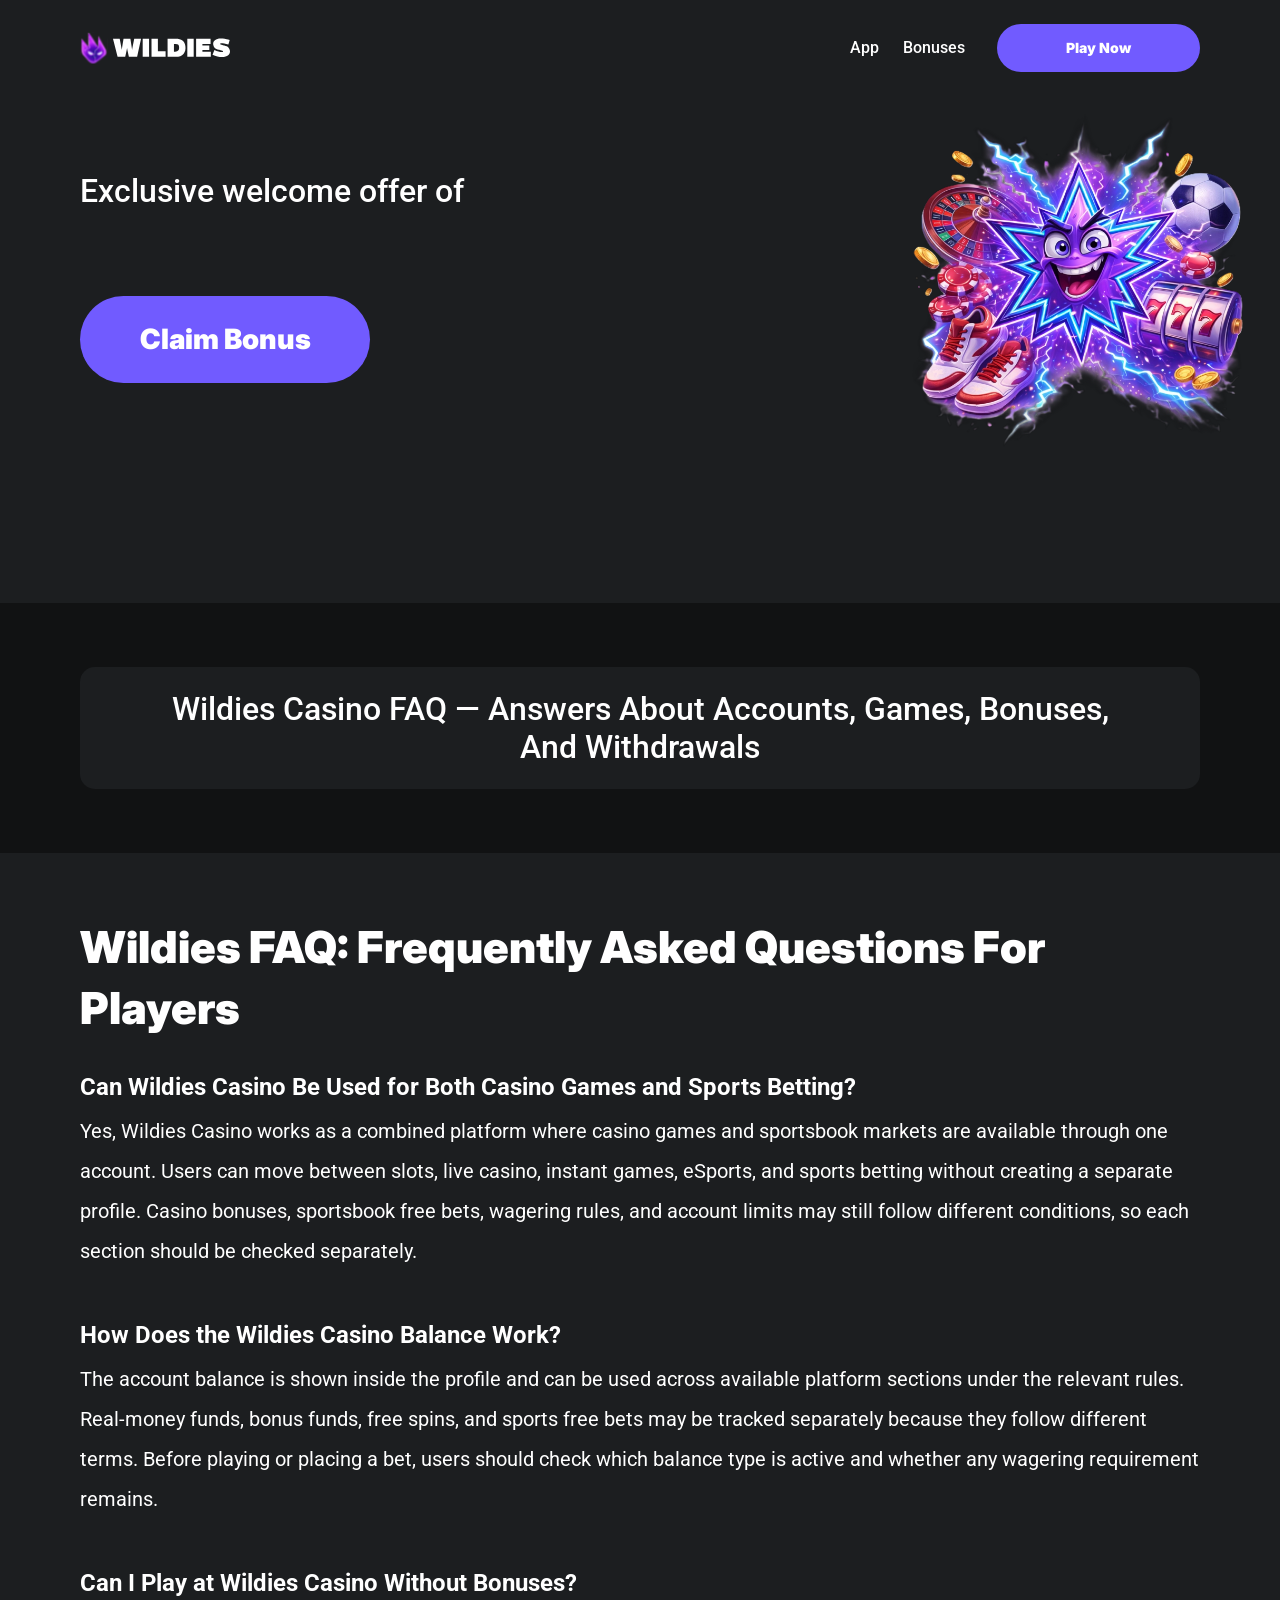
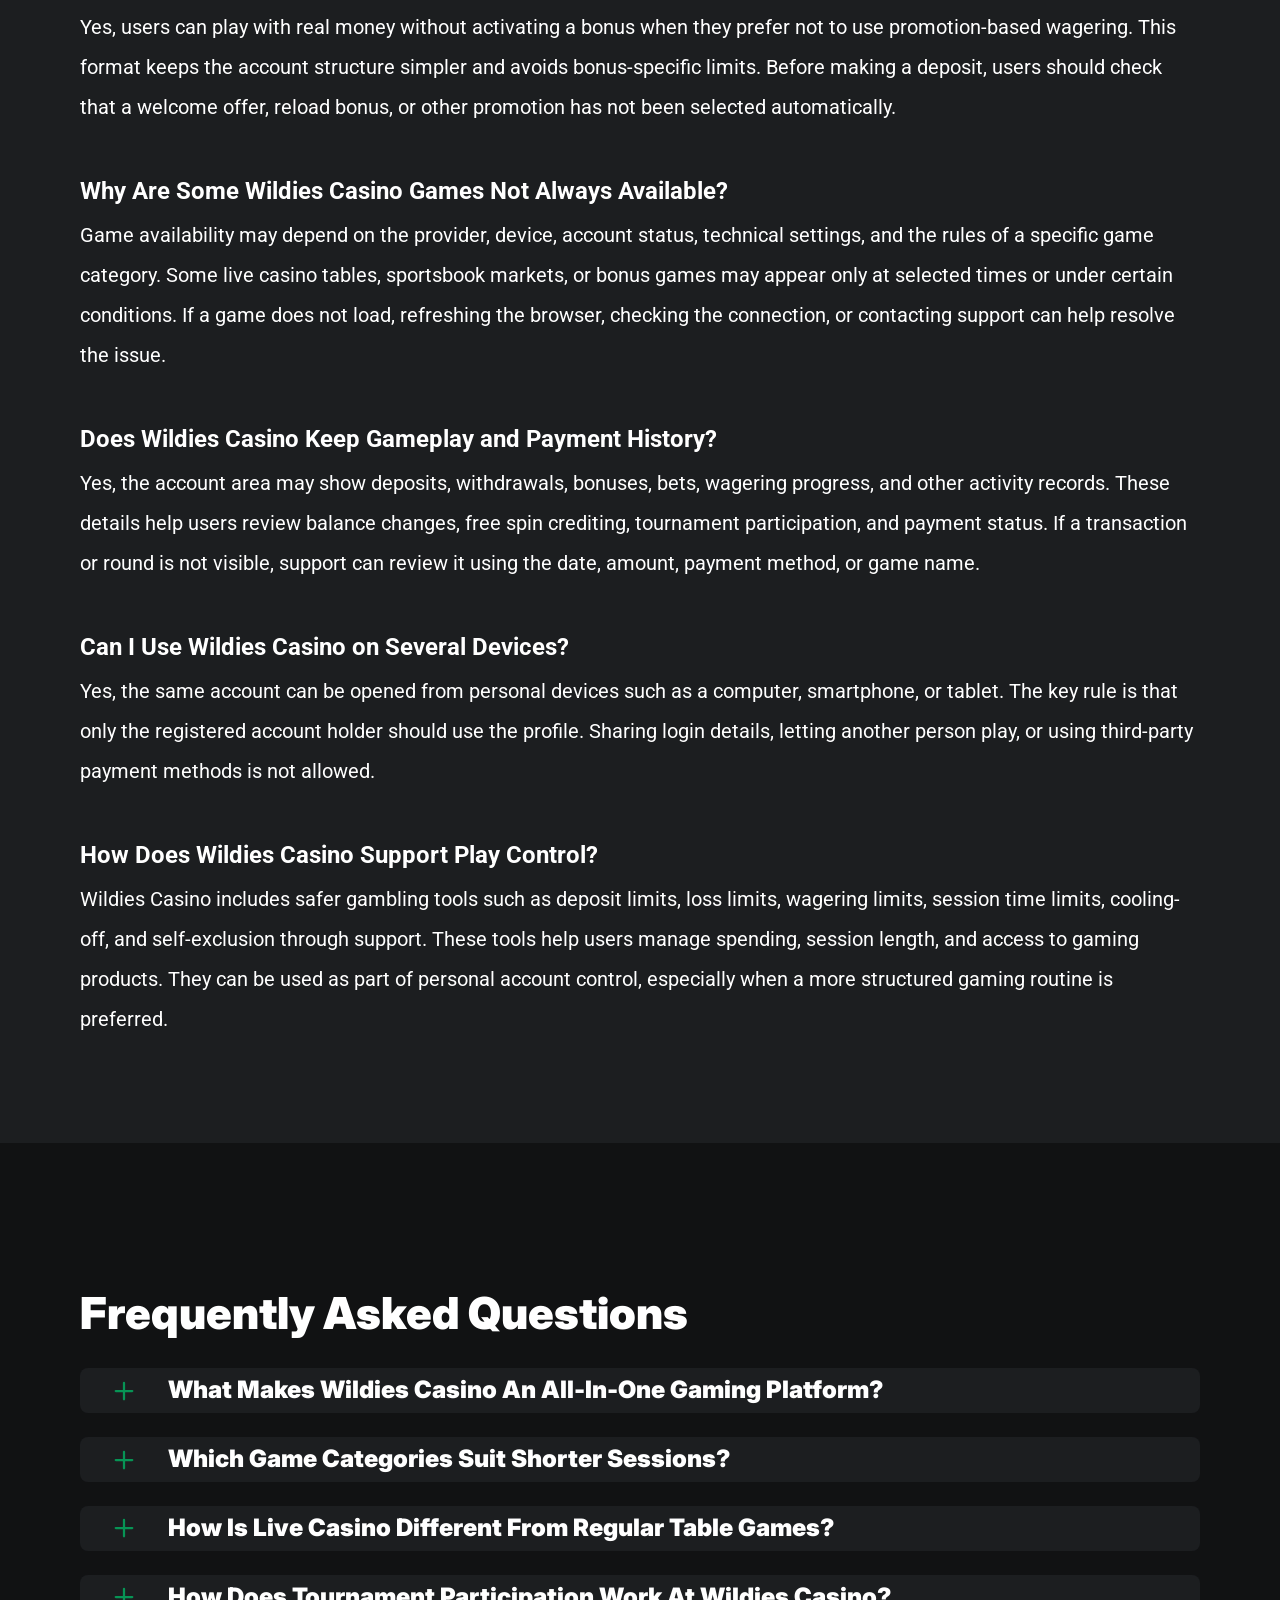
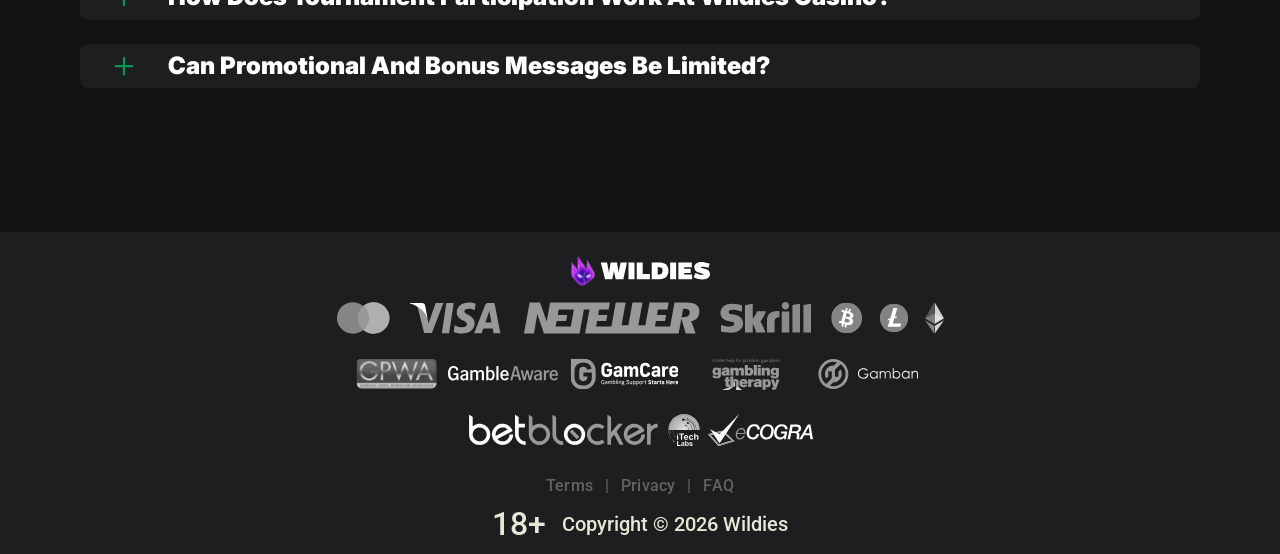
<file: faq.html>
<!DOCTYPE html>
<html lang="en-GB">

<head>
    <meta charset="utf-8">

    <script src="./common.js"></script>
    <script src="./pages.js"></script>

    <link rel="manifest" href="./manifest.json">

    <link rel="preconnect" href="https://fonts.googleapis.com" />
    <link rel="preconnect" href="https://fonts.gstatic.com" crossorigin />
    <!-- Google Fonts -->
    <link
            href="https://fonts.googleapis.com/css2?family=Inter:wght@300;400;500;600;700&display=swap"
            rel="stylesheet"
    />

    <!-- Google Fonts -->
    <link
            href="https://fonts.googleapis.com/css2?family=Roboto:wght@300;400;500;600;700&display=swap"
            rel="stylesheet"
    />

    <meta name="viewport" content="width=device-width, initial-scale=1, minimum-scale=1, maximum-scale=2">
    <link rel="preload" as="image" href="_assets/images/1781696411-logo-desktop-532c3dd8fa.svg" fetchpriority="high">
    <link rel="stylesheet" href="./normalize.css">
    <link rel="stylesheet" href="./index.css">
    <meta name="theme-color" content="">
    <title>Wildies Casino FAQ — Games, Sportsbook, Bonuses, Payments, and Support</title>
    <meta name="description"
          content="Wildies Casino FAQ covers online casino play, sportsbook markets, live casino, mobile access, bonuses, tournaments, payments, verification, and safer gambling tools.">
    <link rel="canonical" href="https://wildies-online.com/faq">
    <meta property="og:title" content="Wildies Casino FAQ — Games, Sportsbook, Bonuses, Payments, and Support">
    <meta property="og:description"
          content="Wildies Casino FAQ covers online casino play, sportsbook markets, live casino, mobile access, bonuses, tournaments, payments, verification, and safer gambling tools.">
    <meta property="og:url" content="https://wildies-online.com/faq">
    <meta property="og:site_name" content="Wildies Casino FAQ — Games, Sportsbook, Bonuses, Payments, and Support">
    <meta property="og:locale" content="en-GB">
    <meta property="og:image" content="_assets/images/1781696401-startovaia-kartinka-dlia-onlain-kazino-stavki-na-spo-4.webp">
    <meta property="og:image:width" content="1200">
    <meta property="og:image:height" content="630">
    <meta property="og:type" content="website">
    <meta name="twitter:card" content="summary_large_image">
    <meta name="twitter:site" content="wildies-online.com/faq">
    <meta name="twitter:title" content="Wildies Casino FAQ — Games, Sportsbook, Bonuses, Payments, and Support">
    <meta name="twitter:description"
          content="Wildies Casino FAQ covers online casino play, sportsbook markets, live casino, mobile access, bonuses, tournaments, payments, verification, and safer gambling tools.">
    <meta name="twitter:image" content="_assets/images/1781696401-startovaia-kartinka-dlia-onlain-kazino-stavki-na-spo-4.webp">
    <meta name="twitter:image:width" content="1200">
    <meta name="twitter:image:height" content="630">
    <link rel="icon" href="_assets/images/1781696404-favicon-5c3bda0b20-b48bf13559.ico" type="image/x-icon" sizes="16x16">
    <meta name="language" content="en-GB">
    <link rel="apple-touch-icon" href="_assets/images/1781696385-favicon-5c3bda0b20-b48bf13559.ico" sizes="96x96">
    <link rel="icon" href="_assets/images/1781696385-favicon-5c3bda0b20-b48bf13559.ico" type="image/webp" sizes="192x192">

    <link rel="preload" href="_assets/images/1781696454-startovaia-kartinka-dlia-onlain-kazino-stavki-na-spo-4.webp" as="image" fetchpriority="high">

</head>

<body>
<svg
        style="display: none"
        xmlns="http://www.w3.org/2000/svg"
        width="1em"
        height="1em"
        viewBox="0 0 256 256"
>
    <symbol id="minus-icon" viewBox="0 0 256 256">
        <path
                fill="#079455"
                d="M228 128a12 12 0 0 1-12 12H40a12 12 0 0 1 0-24h176a12 12 0 0 1 12 12"
        />
    </symbol>
</svg>

<svg
        style="display: none"
        xmlns="http://www.w3.org/2000/svg"
        width="1em"
        height="1em"
        viewBox="0 0 32 32"
>
    <symbol id="globe-icon" viewBox="0 0 32 32">
        <path
                fill="#715BFF"
                d="M32.032 16c0-8.501-6.677-15.472-15.072-15.969-0.173-0.019-0.346-0.032-0.523-0.032-0.052 0-0.104 0.005-0.156 0.007-0.093-0.002-0.186-0.007-0.281-0.007-8.84 0-16.032 7.178-16.032 16.001s7.192 16.001 16.032 16.001c0.094 0 0.188-0.006 0.281-0.008 0.052 0.002 0.104 0.008 0.156 0.008 0.176 0 0.349-0.012 0.523-0.032 8.395-0.497 15.072-7.468 15.072-15.969zM29.049 21.151c-0.551-0.16-1.935-0.507-4.377-0.794 0.202-1.381 0.313-2.84 0.313-4.357 0-1.196-0.069-2.354-0.197-3.469 3.094-0.37 4.45-0.835 4.54-0.867l-0.372-1.050c0.695 1.659 1.080 3.478 1.080 5.386 0 1.818-0.352 3.555-0.987 5.151zM8.921 16c0-1.119 0.074-2.212 0.21-3.263 1.621 0.127 3.561 0.222 5.839 0.243v6.939c-2.219 0.021-4.114 0.111-5.709 0.234-0.22-1.319-0.34-2.715-0.34-4.154zM16.967 2.132c2.452 0.711 4.552 4.115 5.492 8.628-1.512 0.12-3.332 0.209-5.492 0.229v-8.857zM14.971 2.156v8.832c-2.136-0.021-3.965-0.109-5.502-0.226 0.96-4.457 3.076-7.836 5.502-8.606zM14.971 21.913l0 7.929c-2.263-0.718-4.256-3.705-5.293-7.719 1.492-0.11 3.253-0.189 5.292-0.21zM16.967 29.868l-0-7.955c2.061 0.020 3.814 0.102 5.288 0.217-1.019 4.067-3 7.076-5.288 7.738zM16.967 19.92l0-6.939c2.291-0.021 4.218-0.118 5.818-0.25 0.131 1.053 0.203 2.147 0.203 3.268 0 1.442-0.116 2.84-0.329 4.16-1.575-0.128-3.462-0.219-5.692-0.24zM28.588 9.81c-0.302 0.094-1.564 0.453-4.094 0.751-0.564-2.998-1.584-5.561-2.91-7.412 3.048 1.325 5.535 3.697 7.005 6.661zM11.213 2.831c-1.632 1.873-2.963 4.568-3.691 7.754-2.265-0.245-3.623-0.534-4.166-0.665 1.585-3.27 4.407-5.836 7.856-7.088zM2.614 11.787c0.385 0.104 1.841 0.467 4.549 0.766-0.155 1.107-0.24 2.26-0.24 3.447 0 1.509 0.136 2.96 0.383 4.334-2.325 0.251-3.755 0.552-4.396 0.706-0.607-1.566-0.944-3.264-0.944-5.041 0-1.467 0.228-2.883 0.649-4.213zM3.784 22.886c0.727-0.154 2.029-0.39 3.956-0.591 0.759 2.803 1.993 5.175 3.473 6.874-3.16-1.148-5.79-3.398-7.429-6.282v0zM21.583 28.849c1.195-1.665 2.14-3.907 2.728-6.525 1.982 0.227 3.226 0.494 3.853 0.652-1.5 2.596-3.808 4.669-6.581 5.873z">
        </path>
    </symbol>
</svg>

<svg width="32" height="31" viewBox="0 0 32 31" fill="none" xmlns="http://www.w3.org/2000/svg">
    <symbol id="star-icon" viewBox="0 0 32 31">
        <path d="M10.0431 24.5932L15.8898 21.0667L21.7365 24.6396L20.2052 17.9577L25.3559 13.5031L18.5811 12.8999L15.8898 6.58913L13.1985 12.8535L6.42371 13.4567L11.5744 17.9577L10.0431 24.5932ZM15.8898 25.4285L8.187 30.0687C7.84672 30.2853 7.49096 30.3781 7.11975 30.3471C6.74853 30.3162 6.42371 30.1925 6.1453 29.9759C5.86688 29.7594 5.65034 29.489 5.49566 29.1648C5.34099 28.8406 5.31005 28.4768 5.40286 28.0734L7.44456 19.3034L0.623417 13.4103C0.314068 13.1319 0.121034 12.8145 0.0443157 12.4581C-0.0324028 12.1017 -0.00951111 11.754 0.112991 11.415C0.235493 11.0759 0.421103 10.7975 0.669819 10.5797C0.918536 10.362 1.25882 10.2227 1.69067 10.1621L10.6927 9.37327L14.1729 1.11366C14.3276 0.742438 14.5676 0.464023 14.8931 0.278414C15.2185 0.0928044 15.5507 0 15.8898 0C16.2288 0 16.5611 0.0928044 16.8865 0.278414C17.2119 0.464023 17.452 0.742438 17.6067 1.11366L21.0869 9.37327L30.0889 10.1621C30.522 10.224 30.8623 10.3632 31.1098 10.5797C31.3572 10.7963 31.5428 11.0747 31.6666 11.415C31.7903 11.7553 31.8138 12.1036 31.7371 12.46C31.6604 12.8163 31.4667 13.1331 31.1562 13.4103L24.335 19.3034L26.3767 28.0734C26.4695 28.4756 26.4386 28.8394 26.2839 29.1648C26.1292 29.4902 25.9127 29.7606 25.6343 29.9759C25.3559 30.1912 25.0311 30.315 24.6598 30.3471C24.2886 30.3793 23.9329 30.2865 23.5926 30.0687L15.8898 25.4285Z" fill="#079455"/>
    </symbol>
</svg>

<svg
        xmlns="http://www.w3.org/2000/svg"
        width="1em"
        height="1em"
        viewBox="0 0 256 256"
>
    <symbol id="plus-icon" viewBox="0 0 256 256">
        <path
                fill="#079455"
                d="M228 128a12 12 0 0 1-12 12h-76v76a12 12 0 0 1-24 0v-76H40a12 12 0 0 1 0-24h76V40a12 12 0 0 1 24 0v76h76a12 12 0 0 1 12 12"
        />
    </symbol>
</svg>

<svg
        width="33"
        height="32"
        viewBox="0 0 33 32"
        fill="none"
        xmlns="http://www.w3.org/2000/svg"
>
    <symbol id="play-icon" viewBox="0 0 33 32">
        <path
                d="M16.8334 0.0786133C7.9606 0.0786133 0.767578 7.20678 0.767578 15.9998C0.767578 24.7929 7.9606 31.921 16.8334 31.921C25.7061 31.921 32.8992 24.7929 32.8992 15.9998C32.8992 7.20678 25.7061 0.0786133 16.8334 0.0786133ZM22.3861 16.8438L14.3532 21.8192C14.1907 21.9197 14.0059 21.9703 13.821 21.9703C13.6536 21.9703 13.4859 21.929 13.3342 21.8454C13.015 21.67 12.8169 21.3372 12.8169 20.9752V11.0244C12.8169 10.6625 13.015 10.3296 13.3342 10.1543C13.6533 9.97788 14.0436 9.98857 14.3532 10.1805L22.3861 15.1559C22.6796 15.3381 22.858 15.6568 22.858 15.9998C22.858 16.3428 22.6796 16.6616 22.3861 16.8438Z"
                fill="#715BFF"
        />
    </symbol>
</svg>

<svg
        width="20"
        height="20"
        viewBox="0 0 20 20"
        fill="none"
        xmlns="http://www.w3.org/2000/svg"
>
    <symbol id="information-outline" viewBox="0 0 20 20">
        <path
                d="M9 7H11V5H9V7ZM10 18C5.59 18 2 14.41 2 10C2 5.59 5.59 2 10 2C14.41 2 18 5.59 18 10C18 14.41 14.41 18 10 18ZM10 0C8.68678 0 7.38642 0.258658 6.17317 0.761205C4.95991 1.26375 3.85752 2.00035 2.92893 2.92893C1.05357 4.8043 0 7.34784 0 10C0 12.6522 1.05357 15.1957 2.92893 17.0711C3.85752 17.9997 4.95991 18.7362 6.17317 19.2388C7.38642 19.7413 8.68678 20 10 20C12.6522 20 15.1957 18.9464 17.0711 17.0711C18.9464 15.1957 20 12.6522 20 10C20 8.68678 19.7413 7.38642 19.2388 6.17317C18.7362 4.95991 17.9997 3.85752 17.0711 2.92893C16.1425 2.00035 15.0401 1.26375 13.8268 0.761205C12.6136 0.258658 11.3132 0 10 0ZM9 15H11V9H9V15Z"
                fill="#ffffff"
        />
    </symbol>
</svg>

<div class="wrapper">
    <header class="header" id="top">
        <div class="headerBlock">
            <div class="headerLogoContainer"><a href="/" aria-label="Main page"><img class="header__logo logo"
                                                                                                     src="_assets/images/1781696411-logo-desktop-532c3dd8fa.svg" alt="Wildies Logo" /></a></div>

            <div class="navBlockMain">

                <!-- Main Navigation -->
                <nav>
                    <button class="hamburger" aria-label="Toggle navigation menu">
                        <span></span>
                    </button>

                    <ul class="nav__list nav__list--header">

                        <li><a href="index">index</a></li>
                        <li><a href="app">App</a></li>
                        <li><a href="bonuses">Bonuses</a></li>
                        <li><a href="terms">Terms</a></li>
                        <li><a href="privacy">Privacy</a></li>
                        <li><a href="faq">FAQ</a></li>

                    </ul>
                </nav>
                <!-- CTA buttons -->
                <div class="btn__list">

                    <div class="nav__item nav__itemLarge">
                        <a
                                class="nav__link nav__linkLarge"
                                target="_blank"
                                href="casino.html?id=example-offer-id"
                                aria-label="Play Now"
                                id="navPlayNow"
                        >
                            Play Now
                        </a>
                    </div>
                </div>
            </div>
        </div>
    </header>
    <main class="main">
        <section class="heroContainer">
            <div class="hero">
                <div class="heroBlock block">
                    <div class="heroGroup">
                        <div class="heroTextGroup">
                            <p class="heroText heroTextDesktop">Exclusive welcome offer of</p>
                            <p class="heroText heroTextMobile">Exclusive welcome bonus of</p>
                            <p class="heroText heroTextBonus" id="bonusText"></p>
                        </div><a target="_blank" class="heroLink" id="bonusLink" href="/" aria-label="Play game"><span
                            class="heroButton btn btn--large">Claim Bonus</span></a>
                    </div>
                </div>
            </div>
            <div class="heroUnder">
                <h1 class="heroText heroMainTitle">Wildies Casino FAQ — Answers About Accounts, Games, Bonuses, and Withdrawals</h1>
            </div>
        </section>
        <div class="historyCircleContainer">
            <section class="history">
                <div class="container">
                    <div class="historyBlock block">
                        <h2 class="historyTitle title">Wildies FAQ: Frequently Asked Questions for Players</h2>
                        <div class="historyDescription"><h3 style = "font-weight: bold; font-size: 24px;">
Can Wildies Casino Be Used for Both Casino Games and Sports Betting?
</h3>
<p>
Yes, Wildies Casino works as a combined platform where casino games and sportsbook markets are available through one account. Users can move between slots, live casino, instant games, eSports, and sports betting without creating a separate profile. Casino bonuses, sportsbook free bets, wagering rules, and account limits may still follow different conditions, so each section should be checked separately.
</p>
<br>

<h3 style = "font-weight: bold; font-size: 24px;">
How Does the Wildies Casino Balance Work?
</h3>
<p>
The account balance is shown inside the profile and can be used across available platform sections under the relevant rules. Real-money funds, bonus funds, free spins, and sports free bets may be tracked separately because they follow different terms. Before playing or placing a bet, users should check which balance type is active and whether any wagering requirement remains.
</p>
<br>

<h3 style = "font-weight: bold; font-size: 24px;">
Can I Play at Wildies Casino Without Bonuses?
</h3>
<p>
Yes, users can play with real money without activating a bonus when they prefer not to use promotion-based wagering. This format keeps the account structure simpler and avoids bonus-specific limits. Before making a deposit, users should check that a welcome offer, reload bonus, or other promotion has not been selected automatically.
</p>
<br>

<h3 style = "font-weight: bold; font-size: 24px;">
Why Are Some Wildies Casino Games Not Always Available?
</h3>
<p>
Game availability may depend on the provider, device, account status, technical settings, and the rules of a specific game category. Some live casino tables, sportsbook markets, or bonus games may appear only at selected times or under certain conditions. If a game does not load, refreshing the browser, checking the connection, or contacting support can help resolve the issue.
</p>
<br>

<h3 style = "font-weight: bold; font-size: 24px;">
Does Wildies Casino Keep Gameplay and Payment History?
</h3>
<p>
Yes, the account area may show deposits, withdrawals, bonuses, bets, wagering progress, and other activity records. These details help users review balance changes, free spin crediting, tournament participation, and payment status. If a transaction or round is not visible, support can review it using the date, amount, payment method, or game name.
</p>
<br>

<h3 style = "font-weight: bold; font-size: 24px;">
Can I Use Wildies Casino on Several Devices?
</h3>
<p>
Yes, the same account can be opened from personal devices such as a computer, smartphone, or tablet. The key rule is that only the registered account holder should use the profile. Sharing login details, letting another person play, or using third-party payment methods is not allowed.
</p>
<br>

<h3 style = "font-weight: bold; font-size: 24px;">
How Does Wildies Casino Support Play Control?
</h3>
<p>
Wildies Casino includes safer gambling tools such as deposit limits, loss limits, wagering limits, session time limits, cooling-off, and self-exclusion through support. These tools help users manage spending, session length, and access to gaming products. They can be used as part of personal account control, especially when a more structured gaming routine is preferred.
</p>
<br></div>
                    </div>
                </div>
            </section>
        </div>
        <section class="faq">
            <div class="container">
                <div class="faqBlock block">
                    <h2 class="faqTitle title"><span>Frequently Asked Questions</span></h2>
                    <div class="faqGroup"><input class="faqInput" type="checkbox" id="what_makes_wildies_casino_an_allinone_gaming_platform"/><label
                            class="faqLabel" for="what_makes_wildies_casino_an_allinone_gaming_platform">

                        <svg class="faqIcon" width="24" height="24" aria-hidden="true">
                            <use class="plus" href="#plus-icon"></use>
                            <use class="minus" href="#minus-icon"></use>
                        </svg>

                        <span class="gradientContainer"> What makes Wildies Casino an all-in-one gaming platform? </span></label>
                        <div class="faqContent">
                            <p>Wildies Casino brings casino games, live casino, instant games, sportsbook, and eSports into one account. Users can rely on one registration, one profile, and one main account area for the platform’s core sections. This format is practical for users who prefer not to treat online casino and sports betting as separate products.</p>
                        </div>
                    </div>
                    <div class="faqGroup"><input class="faqInput" type="checkbox" id="which_game_categories_suit_shorter_sessions"/><label
                            class="faqLabel" for="which_game_categories_suit_shorter_sessions">

                        <svg class="faqIcon" width="24" height="24" aria-hidden="true">
                            <use class="plus" href="#plus-icon"></use>
                            <use class="minus" href="#minus-icon"></use>
                        </svg>

                        <span class="gradientContainer"> Which game categories suit shorter sessions? </span></label>
                        <div class="faqContent">
                            <p>Shorter sessions are often suited to slots, crash games, keno, bingo, scratch cards, and quick RNG table games. These formats do not require waiting for a live dealer and can move from one round to the next more quickly. Each title still follows its own rules, so the paytable or game information panel should be reviewed before play.</p>
                        </div>
                    </div>
                    <div class="faqGroup"><input class="faqInput" type="checkbox" id="how_is_live_casino_different_from_regular_table_games"/><label
                            class="faqLabel" for="how_is_live_casino_different_from_regular_table_games">

                        <svg class="faqIcon" width="24" height="24" aria-hidden="true">
                            <use class="plus" href="#plus-icon"></use>
                            <use class="minus" href="#minus-icon"></use>
                        </svg>

                        <span class="gradientContainer"> How is live casino different from regular table games? </span></label>
                        <div class="faqContent">
                            <p>Live casino uses real dealer streams, and betting decisions happen in real time. Standard RNG table games are powered by game software, so rounds can start faster and do not depend on table schedules. At Wildies Casino, both formats are available in the same lobby, giving users a choice between speed and live table atmosphere.</p>
                        </div>
                    </div>
                    <div class="faqGroup"><input class="faqInput" type="checkbox" id="how_does_tournament_participation_work_at_wildies_casino"/><label
                            class="faqLabel" for="how_does_tournament_participation_work_at_wildies_casino">

                        <svg class="faqIcon" width="24" height="24" aria-hidden="true">
                            <use class="plus" href="#plus-icon"></use>
                            <use class="minus" href="#minus-icon"></use>
                        </svg>

                        <span class="gradientContainer"> How does tournament participation work at Wildies Casino? </span></label>
                        <div class="faqContent">
                            <p>Tournaments and leaderboard events are usually connected to qualifying activity in selected games or categories. Points may be awarded for real-money spins, bets, rounds, activity volume, or performance when this is stated in the rules. Leaderboard positions may not update instantly, and final ranking is normally confirmed after the event closes and results are reviewed.</p>
                        </div>
                    </div>
                    <div class="faqGroup"><input class="faqInput" type="checkbox" id="can_promotional_and_bonus_messages_be_limited"/><label
                            class="faqLabel" for="can_promotional_and_bonus_messages_be_limited">

                        <svg class="faqIcon" width="24" height="24" aria-hidden="true">
                            <use class="plus" href="#plus-icon"></use>
                            <use class="minus" href="#minus-icon"></use>
                        </svg>

                        <span class="gradientContainer"> Can promotional and bonus messages be limited? </span></label>
                        <div class="faqContent">
                            <p>Yes, communication settings can usually be managed in the account area or through support when the option is available. Limiting marketing messages does not necessarily affect account access, games, or payments. Important service messages about security, payments, or rules may still be sent.</p>
                        </div>
                    </div>
                </div>
            </div>
        </section>
    </main>
</div>

<footer class="footer">
    <div class="footerContainer">
        <div class="footerTop">
            <div class="footerLogoContainer"><a href="https://wildies-online.com/faq" aria-label="Main page"><img class="footer__logo"
                                                                                                     src="_assets/images/1781696473-logo-desktop-532c3dd8fa.svg" alt="" width="140"
                                                                                                     height="48" /></a></div>
            <div class="footerPay">
                <div class="payBlock"><img class="payElementGrey"
                                           src="./assets/images/footer/payment/masterCard.svg" alt="MasterCard" /><img
                        class="payElementColor" src="./assets/images/footer/payment/masterCard--color.svg"
                        alt="MasterCard" title="MasterCard in Wildies" /></div>
                <div class="payBlock"><img class="payElementGrey" src="./assets/images/footer/payment/visa.svg"
                                           alt="Visa" /><img class="payElementColor"
                                                             src="./assets/images/footer/payment/visa--color.svg" alt="Visa" title="Visa in Wildies" /></div>
                <div class="payBlock"><img class="payElementGrey" src="./assets/images/footer/payment/neteller.svg"
                                           alt="Neteller" /><img class="payElementColor"
                                                                 src="./assets/images/footer/payment/neteller--color.svg" alt="Neteller" title="Neteller in Wildies" /></div>
                <div class="payBlock"><img class="payElementGrey" src="./assets/images/footer/payment/skrill.svg"
                                           alt="Skrill" /><img class="payElementColor"
                                                               src="./assets/images/footer/payment/skrill--color.svg" alt="Skrill" title="Skrill in Wildies" /></div>
                <div class="payBlock"><img class="payElementGrey" src="./assets/images/footer/payment/bitcoin.svg"
                                           alt="Bitcoin" /><img class="payElementColor"
                                                                src="./assets/images/footer/payment/bitcoin--color.svg" alt="Bitcoin" title="Bitcoin in Wildies" /></div>
                <div class="payBlock"><img class="payElementGrey" src="./assets/images/footer/payment/litecoin.svg"
                                           alt="Litecoin" /><img class="payElementColor"
                                                                 src="./assets/images/footer/payment/litecoin--color.svg" alt="Litecoin" title="Litecoin in Wildies" /></div>
                <div class="payBlock"><img class="payElementGrey" src="./assets/images/footer/payment/ethereum.svg"
                                           alt="Etherium" /><img class="payElementColor"
                                                                 src="./assets/images/footer/payment/ethereum--color.svg" alt="Etherium" title="Etherium in Wildies" /></div>
            </div>
        </div>
        <div class="footerMiddle">
            <div class="footerOperator">
                <div class="operatorBlock"><img class="operatorElementGrey"
                                                src="./assets/images/footer/operator/gpwa.svg" alt="GPWA" /><img
                        class="operatorElementColor" src="./assets/images/footer/operator/gpwa--color.svg"
                        alt="GPWA" title="GPWA in Wildies" /></div>
                <div class="operatorBlock"><img class="operatorElementGrey"
                                                src="./assets/images/footer/operator/gambleaware.svg" alt="Gamble Aware" /><img
                        class="operatorElementColor" src="./assets/images/footer/operator/gambleaware--color.svg"
                        alt="Gamble Aware" title="Gamble Aware in Wildies" /></div>
                <div class="operatorBlock"><img class="operatorElementGrey"
                                                src="./assets/images/footer/operator/gamcare.svg" alt="Game care" /><img
                        class="operatorElementColor" src="./assets/images/footer/operator/gamcare--color.svg"
                        alt="Game care" title="Game care in Wildies" /></div>
                <div class="operatorBlock"><img class="operatorElementGrey"
                                                src="./assets/images/footer/operator/gambling-therapy.svg" alt="Gambling Therapy" /><img
                        class="operatorElementColor"
                        src="./assets/images/footer/operator/gambling-therapy--color.svg" alt="Gambling Therapy" title="Gambling Therapy in Wildies" />
                </div>
                <div class="operatorBlock"><img class="operatorElementGrey"
                                                src="./assets/images/footer/operator/gamban.svg" alt="Gamban" /><img
                        class="operatorElementColor" src="./assets/images/footer/operator/gamban--color.svg"
                        alt="Gamban" title="Gamban in Wildies" /></div>
                <div class="operatorBlock"><img class="operatorElementGrey"
                                                src="./assets/images/footer/operator/betblocker.svg" alt="BetBlocker" /><img
                        class="operatorElementColor" src="./assets/images/footer/operator/betblocker--color.svg"
                        alt="BetBlocker" title="BetBlocker in Wildies" /></div>
                <div class="operatorBlock"><img class="operatorElementGrey"
                                                src="./assets/images/footer/operator/itech_labs.svg" alt="ITech Labs" /><img
                        class="operatorElementColor" src="./assets/images/footer/operator/itech_labs--color.svg"
                        alt="ITech Labs" title="ITech Labs in Wildies" /></div>
                <div class="operatorBlock"><img class="operatorElementGrey"
                                                src="./assets/images/footer/operator/ecogra.svg" alt="Ecogra" /><img
                        class="operatorElementColor" src="./assets/images/footer/operator/ecogra--color.svg"
                        alt="Ecogra" title="Ecogra in Wildies" /></div>
            </div>
        </div>
        <div class="footerNavBlock">
            <nav>
                <ul class="nav__list--footer">

                    <li class="footer__navItem"><a href="index">index</a></li>
                    <li class="footer__navItem"><a href="app">App</a></li>
                    <li class="footer__navItem"><a href="bonuses">Bonuses</a></li>
                    <li class="footer__navItem"><a href="terms">Terms</a></li>
                    <li class="footer__navItem"><a href="privacy">Privacy</a></li>
                    <li class="footer__navItem"><a href="faq">FAQ</a></li>

                </ul>
            </nav>
        </div>
        <div class="footerBottom">
            <div class="footerBottomGroup">
                <p class="footerBottomAge">18+</p>
                <p class="footerBottomCopyright">Copyright © <span class="js-current-year"></span> Wildies </p>
            </div>
        </div>
    </div>
</footer>

<script>
    var playButtonName = "#play-icon";
    var informationOutlineName =
        "#information-outline";
    var topCasinoButtonText = "Claim Bonus";
    var welcomeBonusText = "Welcome bonus";
    var bonusDetailsButtonText = "";
    var playNowText = "";
    var maximumAmountText = "";
    var wagerText = "";
    var bonusCodeText = "";
    var depositText = "";
    var casinoName = "Wildies";
</script>

</body>
</html>
</file>
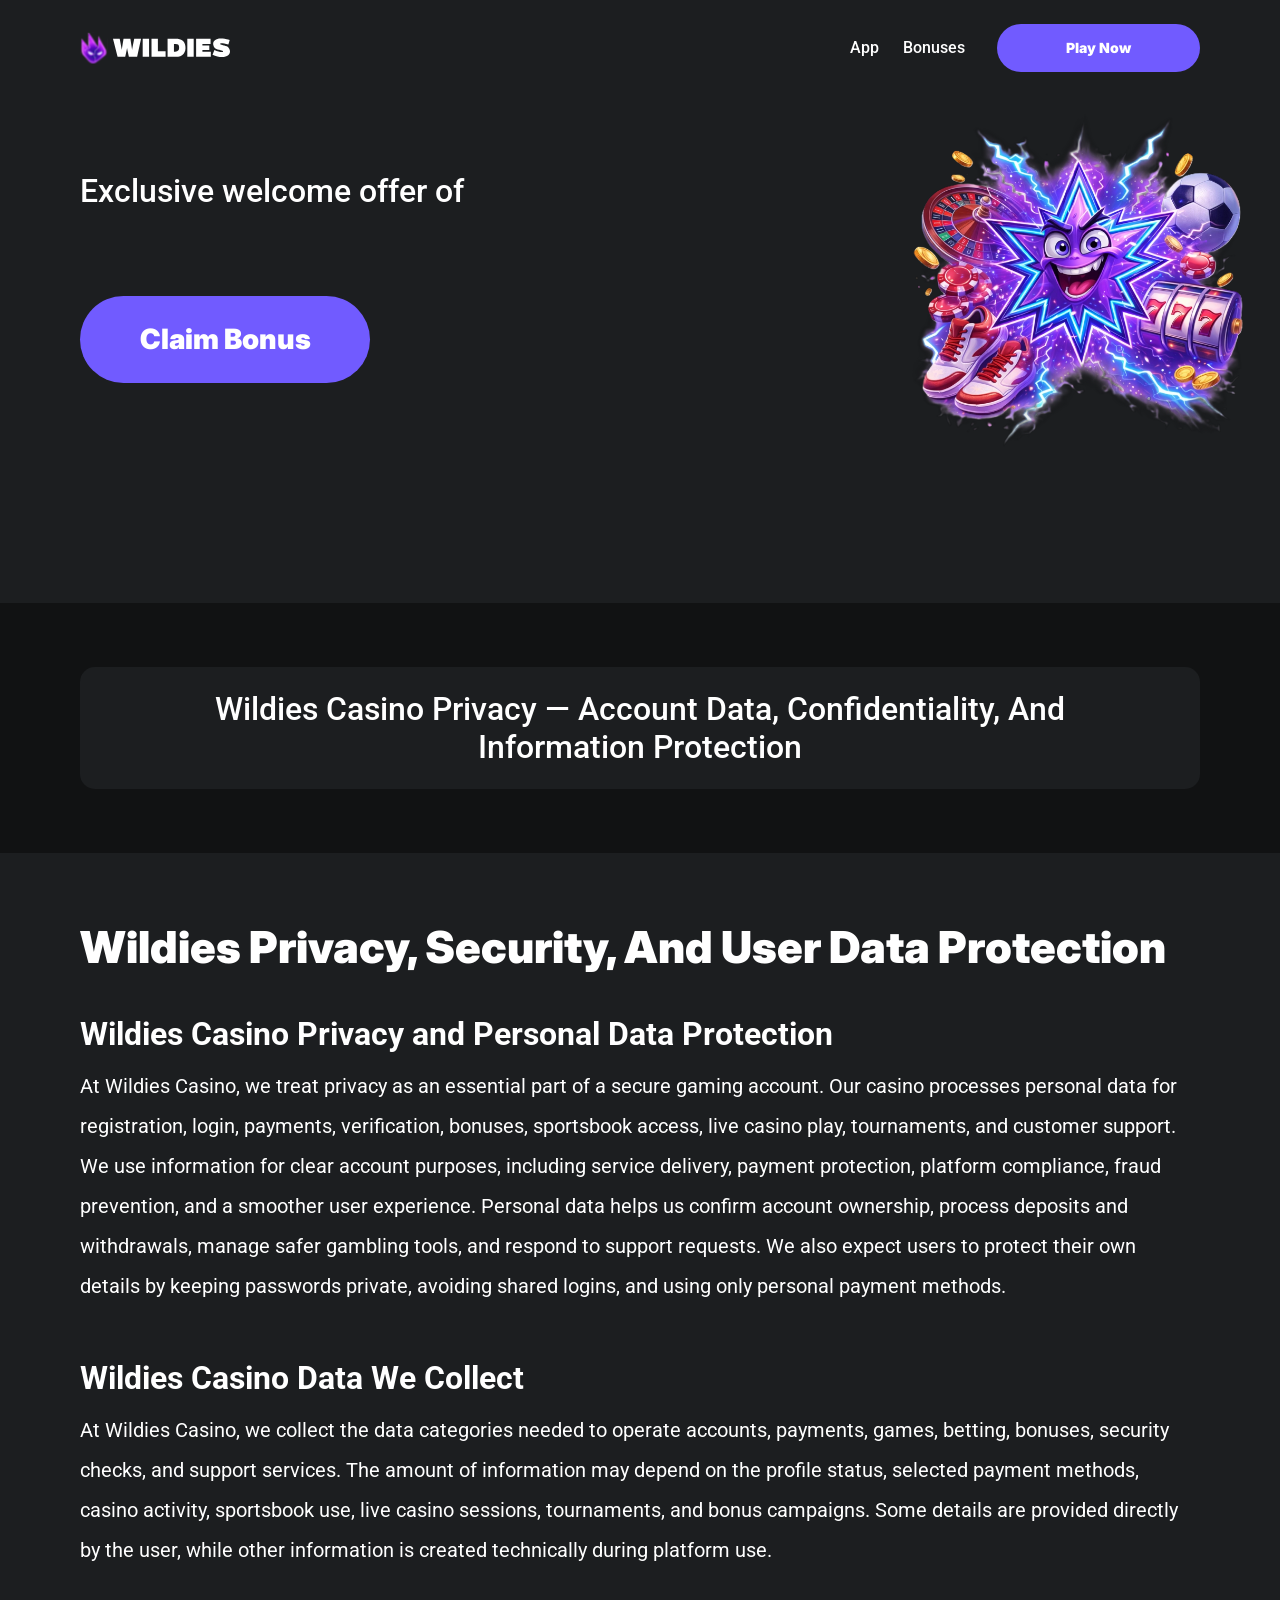
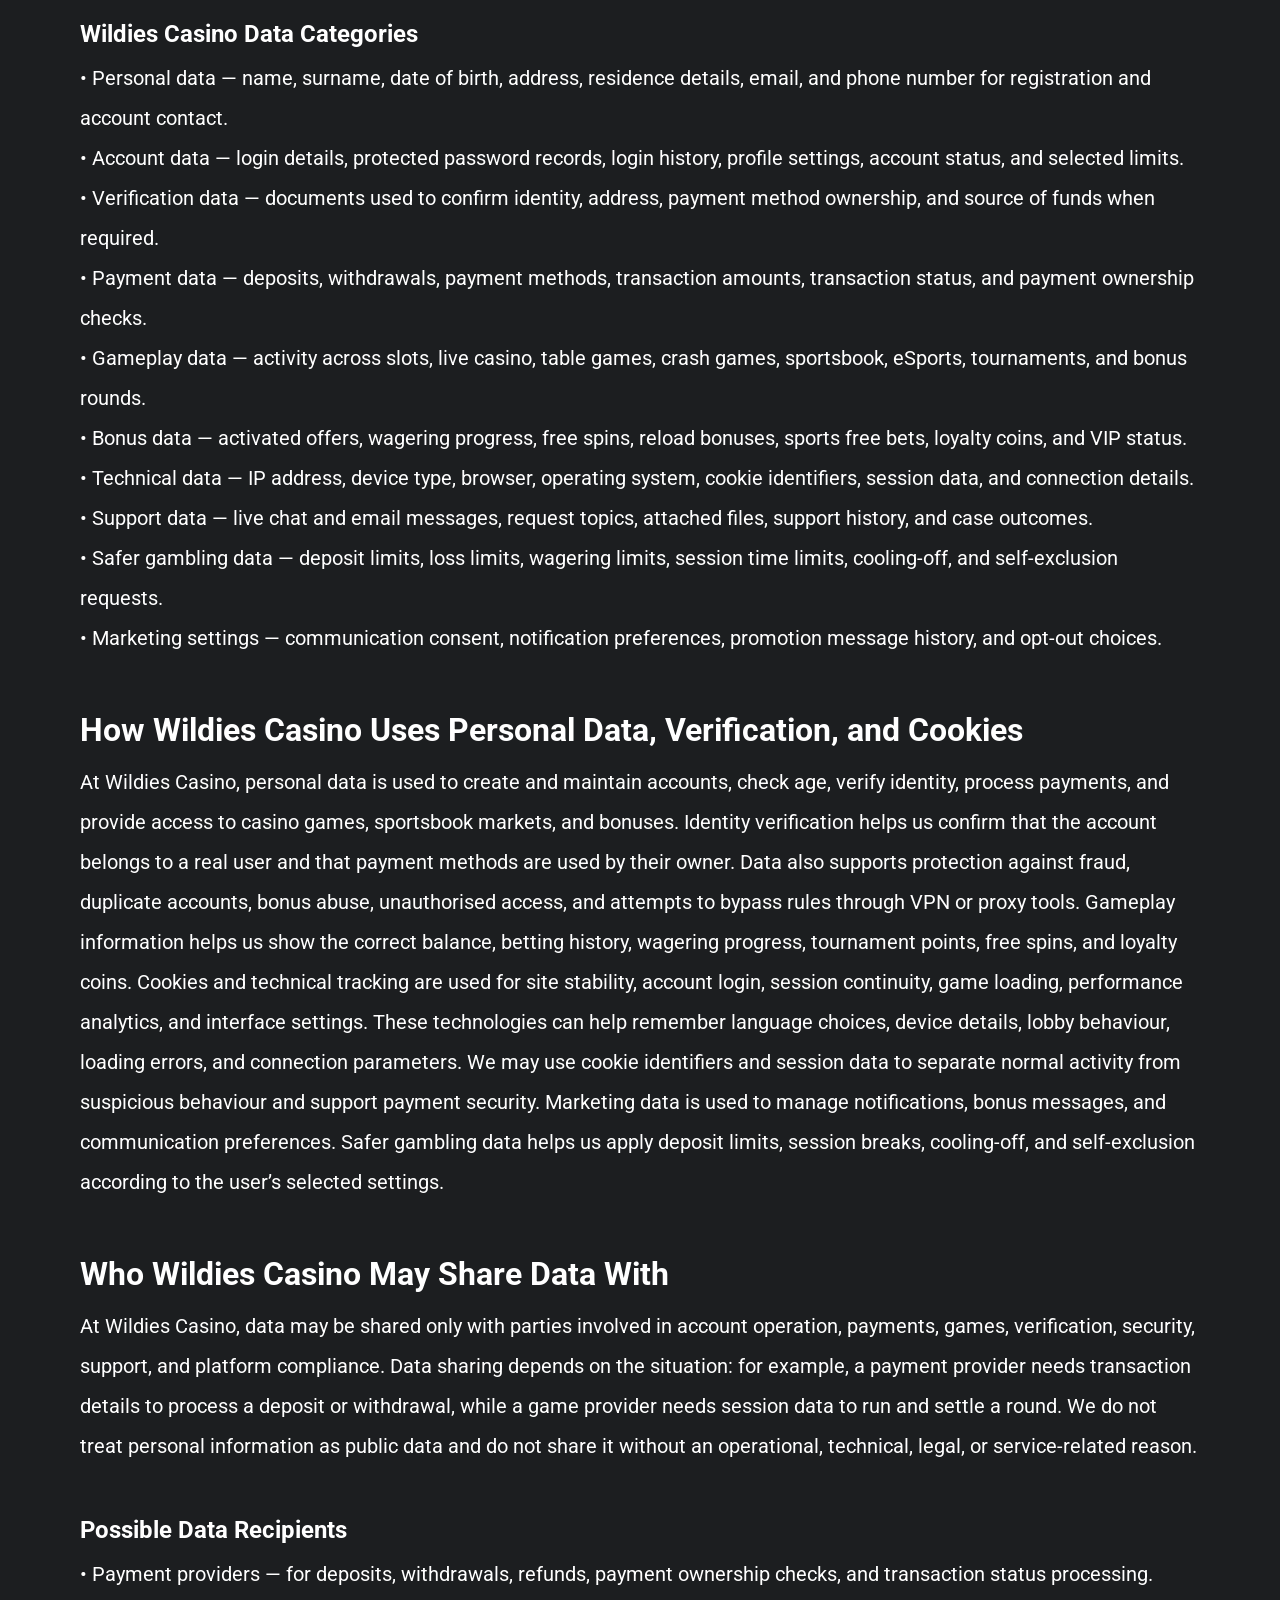
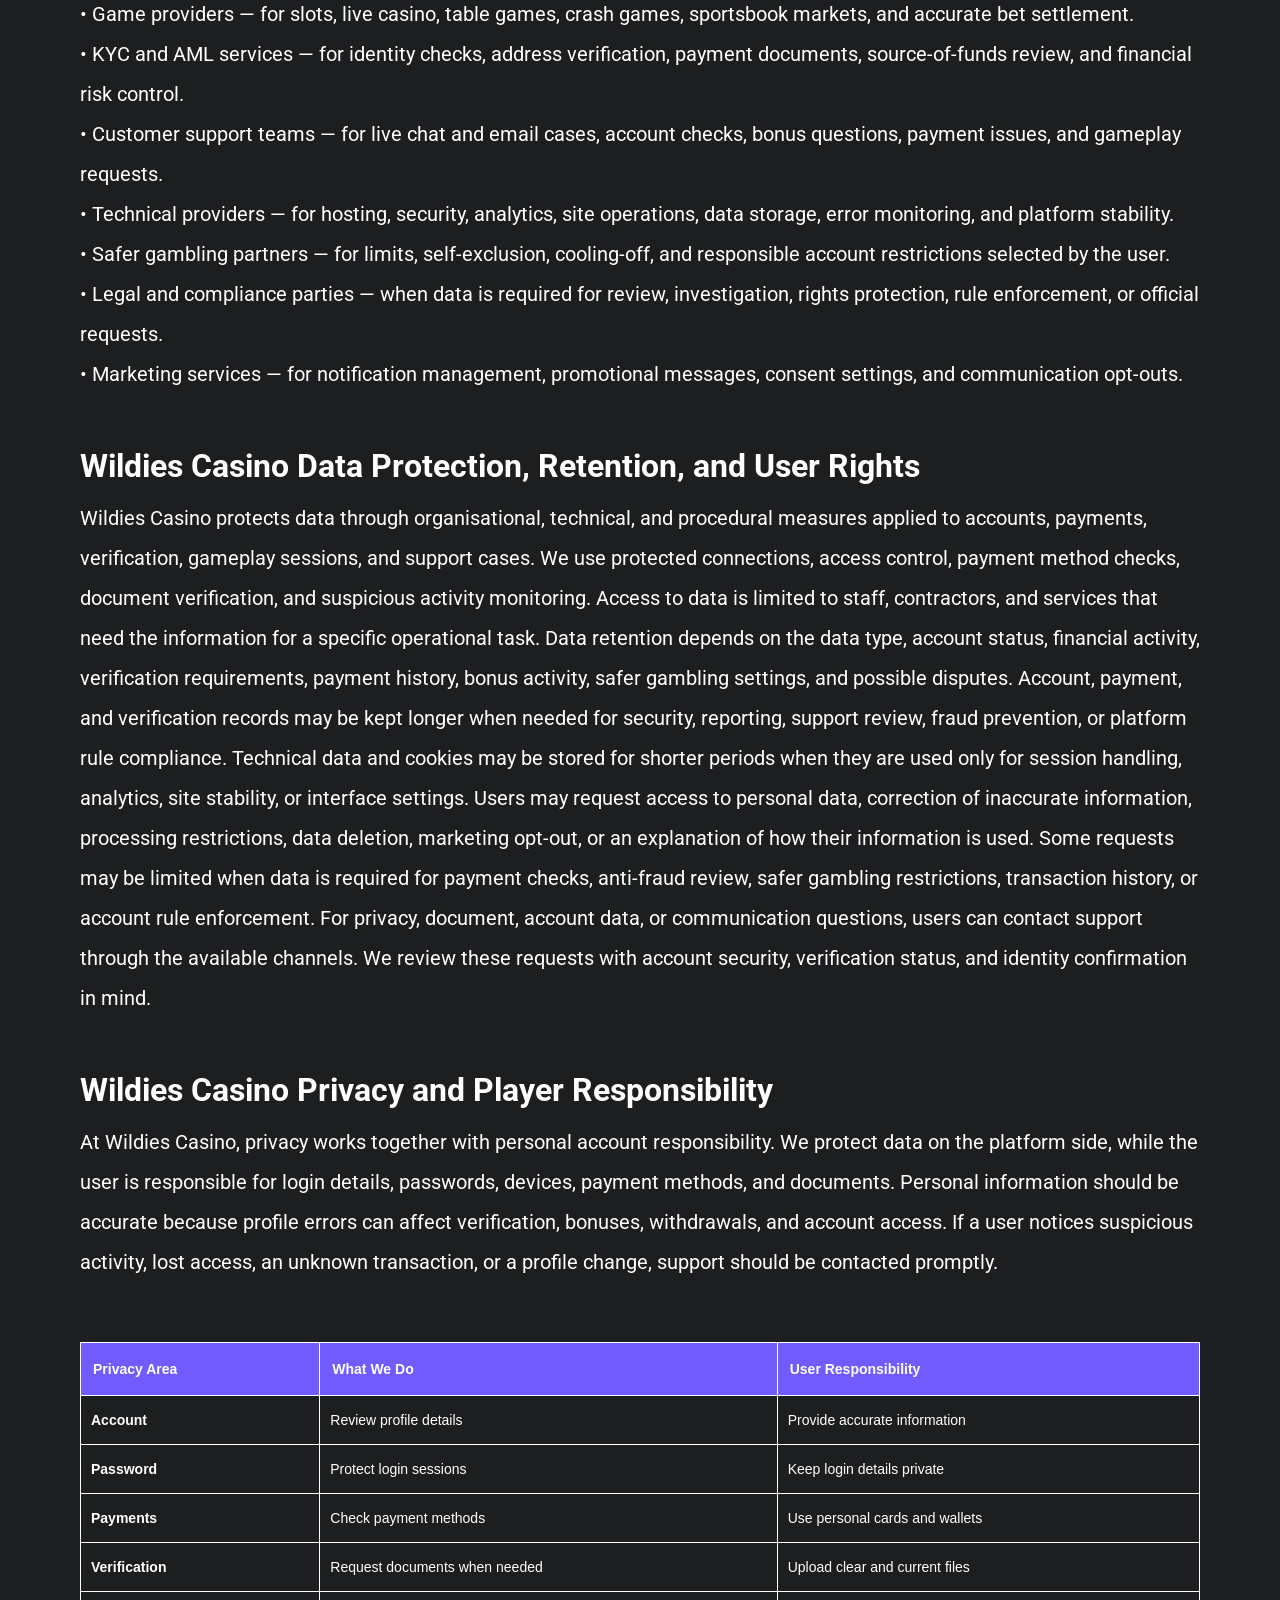
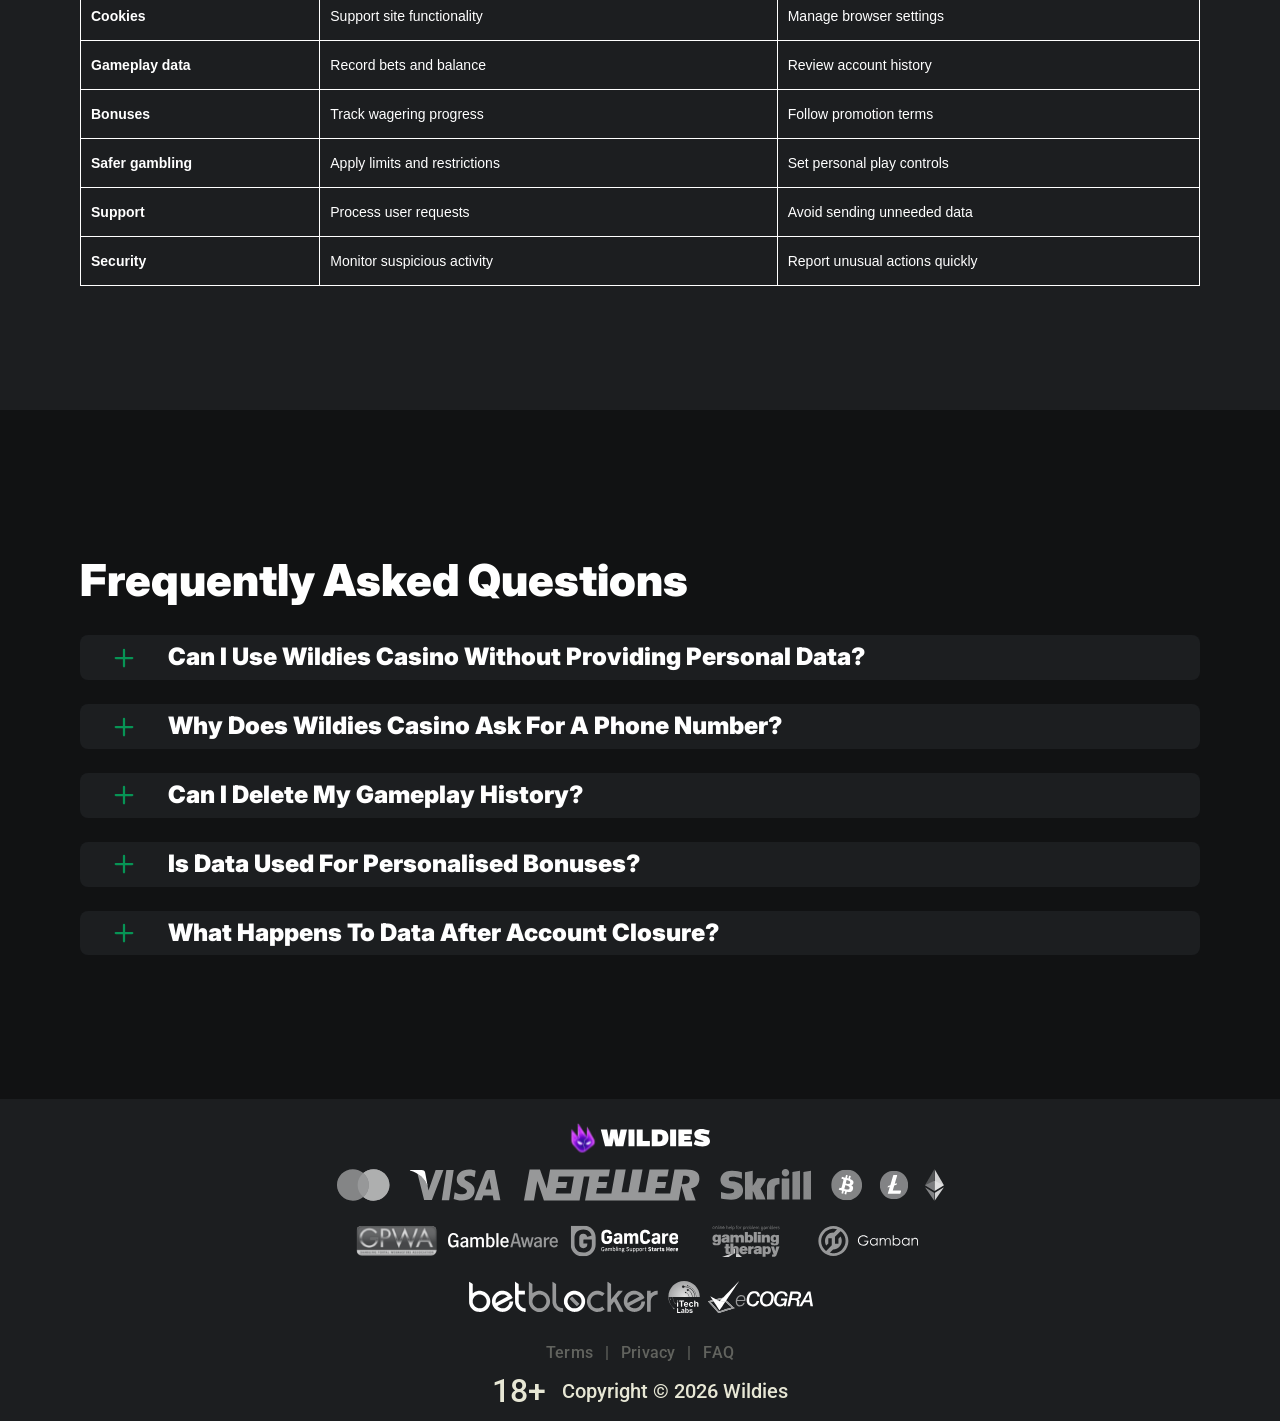
<file: privacy.html>
<!DOCTYPE html>
<html lang="en-GB">

<head>
    <meta charset="utf-8">

    <script src="./common.js"></script>
    <script src="./pages.js"></script>

    <link rel="manifest" href="./manifest.json">

    <link rel="preconnect" href="https://fonts.googleapis.com" />
    <link rel="preconnect" href="https://fonts.gstatic.com" crossorigin />
    <!-- Google Fonts -->
    <link
            href="https://fonts.googleapis.com/css2?family=Inter:wght@300;400;500;600;700&display=swap"
            rel="stylesheet"
    />

    <!-- Google Fonts -->
    <link
            href="https://fonts.googleapis.com/css2?family=Roboto:wght@300;400;500;600;700&display=swap"
            rel="stylesheet"
    />

    <meta name="viewport" content="width=device-width, initial-scale=1, minimum-scale=1, maximum-scale=2">
    <link rel="preload" as="image" href="_assets/images/1781696411-logo-desktop-532c3dd8fa.svg" fetchpriority="high">
    <link rel="stylesheet" href="./normalize.css">
    <link rel="stylesheet" href="./index.css">
    <meta name="theme-color" content="">
    <title>Wildies Casino Privacy — Personal Data, Cookies, Payments, and Security</title>
    <meta name="description"
          content="Wildies Casino Privacy explains personal data use, cookies, verification, payment security, data sharing, retention periods, user rights, and account protection.">
    <link rel="canonical" href="https://wildies-online.com/privacy">
    <meta property="og:title" content="Wildies Casino Privacy — Personal Data, Cookies, Payments, and Security">
    <meta property="og:description"
          content="Wildies Casino Privacy explains personal data use, cookies, verification, payment security, data sharing, retention periods, user rights, and account protection.">
    <meta property="og:url" content="https://wildies-online.com/privacy">
    <meta property="og:site_name" content="Wildies Casino Privacy — Personal Data, Cookies, Payments, and Security">
    <meta property="og:locale" content="en-GB">
    <meta property="og:image" content="_assets/images/1781696401-startovaia-kartinka-dlia-onlain-kazino-stavki-na-spo-4.webp">
    <meta property="og:image:width" content="1200">
    <meta property="og:image:height" content="630">
    <meta property="og:type" content="website">
    <meta name="twitter:card" content="summary_large_image">
    <meta name="twitter:site" content="wildies-online.com/privacy">
    <meta name="twitter:title" content="Wildies Casino Privacy — Personal Data, Cookies, Payments, and Security">
    <meta name="twitter:description"
          content="Wildies Casino Privacy explains personal data use, cookies, verification, payment security, data sharing, retention periods, user rights, and account protection.">
    <meta name="twitter:image" content="_assets/images/1781696401-startovaia-kartinka-dlia-onlain-kazino-stavki-na-spo-4.webp">
    <meta name="twitter:image:width" content="1200">
    <meta name="twitter:image:height" content="630">
    <link rel="icon" href="_assets/images/1781696404-favicon-5c3bda0b20-b48bf13559.ico" type="image/x-icon" sizes="16x16">
    <meta name="language" content="en-GB">
    <link rel="apple-touch-icon" href="_assets/images/1781696385-favicon-5c3bda0b20-b48bf13559.ico" sizes="96x96">
    <link rel="icon" href="_assets/images/1781696385-favicon-5c3bda0b20-b48bf13559.ico" type="image/webp" sizes="192x192">

    <link rel="preload" href="_assets/images/1781696454-startovaia-kartinka-dlia-onlain-kazino-stavki-na-spo-4.webp" as="image" fetchpriority="high">

</head>

<body>
<svg
        style="display: none"
        xmlns="http://www.w3.org/2000/svg"
        width="1em"
        height="1em"
        viewBox="0 0 256 256"
>
    <symbol id="minus-icon" viewBox="0 0 256 256">
        <path
                fill="#079455"
                d="M228 128a12 12 0 0 1-12 12H40a12 12 0 0 1 0-24h176a12 12 0 0 1 12 12"
        />
    </symbol>
</svg>

<svg
        style="display: none"
        xmlns="http://www.w3.org/2000/svg"
        width="1em"
        height="1em"
        viewBox="0 0 32 32"
>
    <symbol id="globe-icon" viewBox="0 0 32 32">
        <path
                fill="#715BFF"
                d="M32.032 16c0-8.501-6.677-15.472-15.072-15.969-0.173-0.019-0.346-0.032-0.523-0.032-0.052 0-0.104 0.005-0.156 0.007-0.093-0.002-0.186-0.007-0.281-0.007-8.84 0-16.032 7.178-16.032 16.001s7.192 16.001 16.032 16.001c0.094 0 0.188-0.006 0.281-0.008 0.052 0.002 0.104 0.008 0.156 0.008 0.176 0 0.349-0.012 0.523-0.032 8.395-0.497 15.072-7.468 15.072-15.969zM29.049 21.151c-0.551-0.16-1.935-0.507-4.377-0.794 0.202-1.381 0.313-2.84 0.313-4.357 0-1.196-0.069-2.354-0.197-3.469 3.094-0.37 4.45-0.835 4.54-0.867l-0.372-1.050c0.695 1.659 1.080 3.478 1.080 5.386 0 1.818-0.352 3.555-0.987 5.151zM8.921 16c0-1.119 0.074-2.212 0.21-3.263 1.621 0.127 3.561 0.222 5.839 0.243v6.939c-2.219 0.021-4.114 0.111-5.709 0.234-0.22-1.319-0.34-2.715-0.34-4.154zM16.967 2.132c2.452 0.711 4.552 4.115 5.492 8.628-1.512 0.12-3.332 0.209-5.492 0.229v-8.857zM14.971 2.156v8.832c-2.136-0.021-3.965-0.109-5.502-0.226 0.96-4.457 3.076-7.836 5.502-8.606zM14.971 21.913l0 7.929c-2.263-0.718-4.256-3.705-5.293-7.719 1.492-0.11 3.253-0.189 5.292-0.21zM16.967 29.868l-0-7.955c2.061 0.020 3.814 0.102 5.288 0.217-1.019 4.067-3 7.076-5.288 7.738zM16.967 19.92l0-6.939c2.291-0.021 4.218-0.118 5.818-0.25 0.131 1.053 0.203 2.147 0.203 3.268 0 1.442-0.116 2.84-0.329 4.16-1.575-0.128-3.462-0.219-5.692-0.24zM28.588 9.81c-0.302 0.094-1.564 0.453-4.094 0.751-0.564-2.998-1.584-5.561-2.91-7.412 3.048 1.325 5.535 3.697 7.005 6.661zM11.213 2.831c-1.632 1.873-2.963 4.568-3.691 7.754-2.265-0.245-3.623-0.534-4.166-0.665 1.585-3.27 4.407-5.836 7.856-7.088zM2.614 11.787c0.385 0.104 1.841 0.467 4.549 0.766-0.155 1.107-0.24 2.26-0.24 3.447 0 1.509 0.136 2.96 0.383 4.334-2.325 0.251-3.755 0.552-4.396 0.706-0.607-1.566-0.944-3.264-0.944-5.041 0-1.467 0.228-2.883 0.649-4.213zM3.784 22.886c0.727-0.154 2.029-0.39 3.956-0.591 0.759 2.803 1.993 5.175 3.473 6.874-3.16-1.148-5.79-3.398-7.429-6.282v0zM21.583 28.849c1.195-1.665 2.14-3.907 2.728-6.525 1.982 0.227 3.226 0.494 3.853 0.652-1.5 2.596-3.808 4.669-6.581 5.873z">
        </path>
    </symbol>
</svg>

<svg width="32" height="31" viewBox="0 0 32 31" fill="none" xmlns="http://www.w3.org/2000/svg">
    <symbol id="star-icon" viewBox="0 0 32 31">
        <path d="M10.0431 24.5932L15.8898 21.0667L21.7365 24.6396L20.2052 17.9577L25.3559 13.5031L18.5811 12.8999L15.8898 6.58913L13.1985 12.8535L6.42371 13.4567L11.5744 17.9577L10.0431 24.5932ZM15.8898 25.4285L8.187 30.0687C7.84672 30.2853 7.49096 30.3781 7.11975 30.3471C6.74853 30.3162 6.42371 30.1925 6.1453 29.9759C5.86688 29.7594 5.65034 29.489 5.49566 29.1648C5.34099 28.8406 5.31005 28.4768 5.40286 28.0734L7.44456 19.3034L0.623417 13.4103C0.314068 13.1319 0.121034 12.8145 0.0443157 12.4581C-0.0324028 12.1017 -0.00951111 11.754 0.112991 11.415C0.235493 11.0759 0.421103 10.7975 0.669819 10.5797C0.918536 10.362 1.25882 10.2227 1.69067 10.1621L10.6927 9.37327L14.1729 1.11366C14.3276 0.742438 14.5676 0.464023 14.8931 0.278414C15.2185 0.0928044 15.5507 0 15.8898 0C16.2288 0 16.5611 0.0928044 16.8865 0.278414C17.2119 0.464023 17.452 0.742438 17.6067 1.11366L21.0869 9.37327L30.0889 10.1621C30.522 10.224 30.8623 10.3632 31.1098 10.5797C31.3572 10.7963 31.5428 11.0747 31.6666 11.415C31.7903 11.7553 31.8138 12.1036 31.7371 12.46C31.6604 12.8163 31.4667 13.1331 31.1562 13.4103L24.335 19.3034L26.3767 28.0734C26.4695 28.4756 26.4386 28.8394 26.2839 29.1648C26.1292 29.4902 25.9127 29.7606 25.6343 29.9759C25.3559 30.1912 25.0311 30.315 24.6598 30.3471C24.2886 30.3793 23.9329 30.2865 23.5926 30.0687L15.8898 25.4285Z" fill="#079455"/>
    </symbol>
</svg>

<svg
        xmlns="http://www.w3.org/2000/svg"
        width="1em"
        height="1em"
        viewBox="0 0 256 256"
>
    <symbol id="plus-icon" viewBox="0 0 256 256">
        <path
                fill="#079455"
                d="M228 128a12 12 0 0 1-12 12h-76v76a12 12 0 0 1-24 0v-76H40a12 12 0 0 1 0-24h76V40a12 12 0 0 1 24 0v76h76a12 12 0 0 1 12 12"
        />
    </symbol>
</svg>

<svg
        width="33"
        height="32"
        viewBox="0 0 33 32"
        fill="none"
        xmlns="http://www.w3.org/2000/svg"
>
    <symbol id="play-icon" viewBox="0 0 33 32">
        <path
                d="M16.8334 0.0786133C7.9606 0.0786133 0.767578 7.20678 0.767578 15.9998C0.767578 24.7929 7.9606 31.921 16.8334 31.921C25.7061 31.921 32.8992 24.7929 32.8992 15.9998C32.8992 7.20678 25.7061 0.0786133 16.8334 0.0786133ZM22.3861 16.8438L14.3532 21.8192C14.1907 21.9197 14.0059 21.9703 13.821 21.9703C13.6536 21.9703 13.4859 21.929 13.3342 21.8454C13.015 21.67 12.8169 21.3372 12.8169 20.9752V11.0244C12.8169 10.6625 13.015 10.3296 13.3342 10.1543C13.6533 9.97788 14.0436 9.98857 14.3532 10.1805L22.3861 15.1559C22.6796 15.3381 22.858 15.6568 22.858 15.9998C22.858 16.3428 22.6796 16.6616 22.3861 16.8438Z"
                fill="#715BFF"
        />
    </symbol>
</svg>

<svg
        width="20"
        height="20"
        viewBox="0 0 20 20"
        fill="none"
        xmlns="http://www.w3.org/2000/svg"
>
    <symbol id="information-outline" viewBox="0 0 20 20">
        <path
                d="M9 7H11V5H9V7ZM10 18C5.59 18 2 14.41 2 10C2 5.59 5.59 2 10 2C14.41 2 18 5.59 18 10C18 14.41 14.41 18 10 18ZM10 0C8.68678 0 7.38642 0.258658 6.17317 0.761205C4.95991 1.26375 3.85752 2.00035 2.92893 2.92893C1.05357 4.8043 0 7.34784 0 10C0 12.6522 1.05357 15.1957 2.92893 17.0711C3.85752 17.9997 4.95991 18.7362 6.17317 19.2388C7.38642 19.7413 8.68678 20 10 20C12.6522 20 15.1957 18.9464 17.0711 17.0711C18.9464 15.1957 20 12.6522 20 10C20 8.68678 19.7413 7.38642 19.2388 6.17317C18.7362 4.95991 17.9997 3.85752 17.0711 2.92893C16.1425 2.00035 15.0401 1.26375 13.8268 0.761205C12.6136 0.258658 11.3132 0 10 0ZM9 15H11V9H9V15Z"
                fill="#ffffff"
        />
    </symbol>
</svg>

<div class="wrapper">
    <header class="header" id="top">
        <div class="headerBlock">
            <div class="headerLogoContainer"><a href="/" aria-label="Main page"><img class="header__logo logo"
                                                                                                     src="_assets/images/1781696411-logo-desktop-532c3dd8fa.svg" alt="Wildies Logo" /></a></div>

            <div class="navBlockMain">

                <!-- Main Navigation -->
                <nav>
                    <button class="hamburger" aria-label="Toggle navigation menu">
                        <span></span>
                    </button>

                    <ul class="nav__list nav__list--header">

                        <li><a href="index">index</a></li>
                        <li><a href="app">App</a></li>
                        <li><a href="bonuses">Bonuses</a></li>
                        <li><a href="terms">Terms</a></li>
                        <li><a href="privacy">Privacy</a></li>
                        <li><a href="faq">FAQ</a></li>

                    </ul>
                </nav>
                <!-- CTA buttons -->
                <div class="btn__list">

                    <div class="nav__item nav__itemLarge">
                        <a
                                class="nav__link nav__linkLarge"
                                target="_blank"
                                href="casino.html?id=example-offer-id"
                                aria-label="Play Now"
                                id="navPlayNow"
                        >
                            Play Now
                        </a>
                    </div>
                </div>
            </div>
        </div>
    </header>
    <main class="main">
        <section class="heroContainer">
            <div class="hero">
                <div class="heroBlock block">
                    <div class="heroGroup">
                        <div class="heroTextGroup">
                            <p class="heroText heroTextDesktop">Exclusive welcome offer of</p>
                            <p class="heroText heroTextMobile">Exclusive welcome bonus of</p>
                            <p class="heroText heroTextBonus" id="bonusText"></p>
                        </div><a target="_blank" class="heroLink" id="bonusLink" href="/" aria-label="Play game"><span
                            class="heroButton btn btn--large">Claim Bonus</span></a>
                    </div>
                </div>
            </div>
            <div class="heroUnder">
                <h1 class="heroText heroMainTitle">Wildies Casino Privacy — Account Data, Confidentiality, and Information Protection</h1>
            </div>
        </section>
        <div class="historyCircleContainer">
            <section class="history">
                <div class="container">
                    <div class="historyBlock block">
                        <h2 class="historyTitle title">Wildies Privacy, Security, and User Data Protection</h2>
                        <div class="historyDescription"><h3 style = "font-weight: bold;font-size: 32px;">
Wildies Casino Privacy and Personal Data Protection
</h3>
<p>
At Wildies Casino, we treat privacy as an essential part of a secure gaming account. Our casino processes personal data for registration, login, payments, verification, bonuses, sportsbook access, live casino play, tournaments, and customer support. We use information for clear account purposes, including service delivery, payment protection, platform compliance, fraud prevention, and a smoother user experience. Personal data helps us confirm account ownership, process deposits and withdrawals, manage safer gambling tools, and respond to support requests. We also expect users to protect their own details by keeping passwords private, avoiding shared logins, and using only personal payment methods.
</p>
<br>

<h3 style = "font-weight: bold;font-size: 32px;">
Wildies Casino Data We Collect
</h3>
<p>
At Wildies Casino, we collect the data categories needed to operate accounts, payments, games, betting, bonuses, security checks, and support services. The amount of information may depend on the profile status, selected payment methods, casino activity, sportsbook use, live casino sessions, tournaments, and bonus campaigns. Some details are provided directly by the user, while other information is created technically during platform use.
</p>
<br>
<h4 style = "font-weight: bold; font-size: 24px;">
Wildies Casino Data Categories
</h4>

 <ul>
            <li>• Personal data — name, surname, date of birth, address, residence details, email, and phone number for registration and account contact.</li>
            <li>• Account data — login details, protected password records, login history, profile settings, account status, and selected limits.</li>
            <li>• Verification data — documents used to confirm identity, address, payment method ownership, and source of funds when required.</li>
            <li>• Payment data — deposits, withdrawals, payment methods, transaction amounts, transaction status, and payment ownership checks.</li>
            <li>• Gameplay data — activity across slots, live casino, table games, crash games, sportsbook, eSports, tournaments, and bonus rounds.</li>
            <li>• Bonus data — activated offers, wagering progress, free spins, reload bonuses, sports free bets, loyalty coins, and VIP status.</li>
            <li>• Technical data — IP address, device type, browser, operating system, cookie identifiers, session data, and connection details.</li>
            <li>• Support data — live chat and email messages, request topics, attached files, support history, and case outcomes.</li>
            <li>• Safer gambling data — deposit limits, loss limits, wagering limits, session time limits, cooling-off, and self-exclusion requests.</li>
            <li>• Marketing settings — communication consent, notification preferences, promotion message history, and opt-out choices.</li>
        </ul><br>

<h3 style = "font-weight: bold;font-size: 32px;">
How Wildies Casino Uses Personal Data, Verification, and Cookies
</h3>
<p>
At Wildies Casino, personal data is used to create and maintain accounts, check age, verify identity, process payments, and provide access to casino games, sportsbook markets, and bonuses. Identity verification helps us confirm that the account belongs to a real user and that payment methods are used by their owner. Data also supports protection against fraud, duplicate accounts, bonus abuse, unauthorised access, and attempts to bypass rules through VPN or proxy tools. Gameplay information helps us show the correct balance, betting history, wagering progress, tournament points, free spins, and loyalty coins. Cookies and technical tracking are used for site stability, account login, session continuity, game loading, performance analytics, and interface settings. These technologies can help remember language choices, device details, lobby behaviour, loading errors, and connection parameters. We may use cookie identifiers and session data to separate normal activity from suspicious behaviour and support payment security. Marketing data is used to manage notifications, bonus messages, and communication preferences. Safer gambling data helps us apply deposit limits, session breaks, cooling-off, and self-exclusion according to the user’s selected settings.
</p>
<br>

<h3 style = "font-weight: bold;font-size: 32px;">
Who Wildies Casino May Share Data With
</h3>
<p>
At Wildies Casino, data may be shared only with parties involved in account operation, payments, games, verification, security, support, and platform compliance. Data sharing depends on the situation: for example, a payment provider needs transaction details to process a deposit or withdrawal, while a game provider needs session data to run and settle a round. We do not treat personal information as public data and do not share it without an operational, technical, legal, or service-related reason.
</p>
<br>
<h4 style = "font-weight: bold; font-size: 24px;">
Possible Data Recipients
</h4>

 <ul>
            <li>• Payment providers — for deposits, withdrawals, refunds, payment ownership checks, and transaction status processing.</li>
            <li>• Game providers — for slots, live casino, table games, crash games, sportsbook markets, and accurate bet settlement.</li>
            <li>• KYC and AML services — for identity checks, address verification, payment documents, source-of-funds review, and financial risk control.</li>
            <li>• Customer support teams — for live chat and email cases, account checks, bonus questions, payment issues, and gameplay requests.</li>
            <li>• Technical providers — for hosting, security, analytics, site operations, data storage, error monitoring, and platform stability.</li>
            <li>• Safer gambling partners — for limits, self-exclusion, cooling-off, and responsible account restrictions selected by the user.</li>
            <li>• Legal and compliance parties — when data is required for review, investigation, rights protection, rule enforcement, or official requests.</li>
            <li>• Marketing services — for notification management, promotional messages, consent settings, and communication opt-outs.</li>
        </ul><br>
<h3 style = "font-weight: bold;font-size: 32px;">
Wildies Casino Data Protection, Retention, and User Rights
</h3>
<p>
Wildies Casino protects data through organisational, technical, and procedural measures applied to accounts, payments, verification, gameplay sessions, and support cases. We use protected connections, access control, payment method checks, document verification, and suspicious activity monitoring. Access to data is limited to staff, contractors, and services that need the information for a specific operational task. Data retention depends on the data type, account status, financial activity, verification requirements, payment history, bonus activity, safer gambling settings, and possible disputes. Account, payment, and verification records may be kept longer when needed for security, reporting, support review, fraud prevention, or platform rule compliance. Technical data and cookies may be stored for shorter periods when they are used only for session handling, analytics, site stability, or interface settings. Users may request access to personal data, correction of inaccurate information, processing restrictions, data deletion, marketing opt-out, or an explanation of how their information is used. Some requests may be limited when data is required for payment checks, anti-fraud review, safer gambling restrictions, transaction history, or account rule enforcement. For privacy, document, account data, or communication questions, users can contact support through the available channels. We review these requests with account security, verification status, and identity confirmation in mind.
</p>
<br>


<h3 style = "font-weight: bold;font-size: 32px;">
Wildies Casino Privacy and Player Responsibility
</h3>
<p>
At Wildies Casino, privacy works together with personal account responsibility. We protect data on the platform side, while the user is responsible for login details, passwords, devices, payment methods, and documents. Personal information should be accurate because profile errors can affect verification, bonuses, withdrawals, and account access. If a user notices suspicious activity, lost access, an unknown transaction, or a profile change, support should be contacted promptly.
</p>
<br>
<table style="width: 100%; border-collapse: collapse; margin: 20px auto; font-family: sans-serif; color: #ffffff;font-size:14px">
  <thead>
    <tr style="background-color: #715BFF;">
      <th style="border: 1px solid #ffffff; padding: 12px; text-align: left; color: #ffffff; font-weight: bold;">Privacy Area</th>
      <th style="border: 1px solid #ffffff; padding: 12px; text-align: left; color: #ffffff; font-weight: bold;">What We Do</th>
      <th style="border: 1px solid #ffffff; padding: 12px; text-align: left; color: #ffffff; font-weight: bold;">User Respon&shy;sibility</th>
    </tr>
  </thead>
  <tbody>
    <tr>
      <td style="border: 1px solid #ffffff; padding: 10px;"><strong>Account</strong></td>
      <td style="border: 1px solid #ffffff; padding: 10px;">Review profile details</td>
      <td style="border: 1px solid #ffffff; padding: 10px;">Provide accurate information</td>
    </tr>
    <tr>
      <td style="border: 1px solid #ffffff; padding: 10px;"><strong>Password</strong></td>
      <td style="border: 1px solid #ffffff; padding: 10px;">Protect login sessions</td>
      <td style="border: 1px solid #ffffff; padding: 10px;">Keep login details private</td>
    </tr>
    <tr>
      <td style="border: 1px solid #ffffff; padding: 10px;"><strong>Payments</strong></td>
      <td style="border: 1px solid #ffffff; padding: 10px;">Check payment methods</td>
      <td style="border: 1px solid #ffffff; padding: 10px;">Use personal cards and wallets</td>
    </tr>
    <tr>
      <td style="border: 1px solid #ffffff; padding: 10px;"><strong>Veri&shy;fi&shy;cation</strong></td>
      <td style="border: 1px solid #ffffff; padding: 10px;">Request documents when needed</td>
      <td style="border: 1px solid #ffffff; padding: 10px;">Upload clear and current files</td>
    </tr>
    <tr>
      <td style="border: 1px solid #ffffff; padding: 10px;"><strong>Cookies</strong></td>
      <td style="border: 1px solid #ffffff; padding: 10px;">Support site func&shy;tionality</td>
      <td style="border: 1px solid #ffffff; padding: 10px;">Manage browser settings</td>
    </tr>
    <tr>
      <td style="border: 1px solid #ffffff; padding: 10px;"><strong>Gameplay data</strong></td>
      <td style="border: 1px solid #ffffff; padding: 10px;">Record bets and balance</td>
      <td style="border: 1px solid #ffffff; padding: 10px;">Review account history</td>
    </tr>
    <tr>
      <td style="border: 1px solid #ffffff; padding: 10px;"><strong>Bonuses</strong></td>
      <td style="border: 1px solid #ffffff; padding: 10px;">Track wagering progress</td>
      <td style="border: 1px solid #ffffff; padding: 10px;">Follow promotion terms</td>
    </tr>
    <tr>
      <td style="border: 1px solid #ffffff; padding: 10px;"><strong>Safer gambling</strong></td>
      <td style="border: 1px solid #ffffff; padding: 10px;">Apply limits and restric&shy;tions</td>
      <td style="border: 1px solid #ffffff; padding: 10px;">Set personal play controls</td>
    </tr>
    <tr>
      <td style="border: 1px solid #ffffff; padding: 10px;"><strong>Support</strong></td>
      <td style="border: 1px solid #ffffff; padding: 10px;">Process user requests</td>
      <td style="border: 1px solid #ffffff; padding: 10px;">Avoid sending unneeded data</td>
    </tr>
    <tr>
      <td style="border: 1px solid #ffffff; padding: 10px;"><strong>Security</strong></td>
      <td style="border: 1px solid #ffffff; padding: 10px;">Monitor suspicious activity</td>
      <td style="border: 1px solid #ffffff; padding: 10px;">Report unusual actions quickly</td>
    </tr>
  </tbody>
</table>
<br></div>
                    </div>
                </div>
            </section>
        </div>
        <section class="faq">
            <div class="container">
                <div class="faqBlock block">
                    <h2 class="faqTitle title"><span>Frequently Asked Questions</span></h2>
                    <div class="faqGroup"><input class="faqInput" type="checkbox" id="can_i_use_wildies_casino_without_providing_personal_data"/><label
                            class="faqLabel" for="can_i_use_wildies_casino_without_providing_personal_data">

                        <svg class="faqIcon" width="24" height="24" aria-hidden="true">
                            <use class="plus" href="#plus-icon"></use>
                            <use class="minus" href="#minus-icon"></use>
                        </svg>

                        <span class="gradientContainer"> Can I use Wildies Casino without providing personal data? </span></label>
                        <div class="faqContent">
                            <p>No, a full account requires personal details because we need to confirm age, identity, contact information, and payment activity. Without this data, deposits, withdrawals, bonuses, and selected features may be limited.</p>
                        </div>
                    </div>
                    <div class="faqGroup"><input class="faqInput" type="checkbox" id="why_does_wildies_casino_ask_for_a_phone_number"/><label
                            class="faqLabel" for="why_does_wildies_casino_ask_for_a_phone_number">

                        <svg class="faqIcon" width="24" height="24" aria-hidden="true">
                            <use class="plus" href="#plus-icon"></use>
                            <use class="minus" href="#minus-icon"></use>
                        </svg>

                        <span class="gradientContainer"> Why does Wildies Casino ask for a phone number? </span></label>
                        <div class="faqContent">
                            <p>A phone number may be used for account contact, user checks, security support, and handling selected requests. It also helps separate real account ownership from suspicious activity.</p>
                        </div>
                    </div>
                    <div class="faqGroup"><input class="faqInput" type="checkbox" id="can_i_delete_my_gameplay_history"/><label
                            class="faqLabel" for="can_i_delete_my_gameplay_history">

                        <svg class="faqIcon" width="24" height="24" aria-hidden="true">
                            <use class="plus" href="#plus-icon"></use>
                            <use class="minus" href="#minus-icon"></use>
                        </svg>

                        <span class="gradientContainer"> Can I delete my gameplay history? </span></label>
                        <div class="faqContent">
                            <p>Betting, deposit, withdrawal, and bonus history is usually kept as part of account records, payment tracking, and security controls. Full deletion may be restricted when information is needed for checks, disputes, or platform rules.</p>
                        </div>
                    </div>
                    <div class="faqGroup"><input class="faqInput" type="checkbox" id="is_data_used_for_personalised_bonuses"/><label
                            class="faqLabel" for="is_data_used_for_personalised_bonuses">

                        <svg class="faqIcon" width="24" height="24" aria-hidden="true">
                            <use class="plus" href="#plus-icon"></use>
                            <use class="minus" href="#minus-icon"></use>
                        </svg>

                        <span class="gradientContainer"> Is data used for personalised bonuses? </span></label>
                        <div class="faqContent">
                            <p>Yes, account and activity data may be used to tailor bonus offers, loyalty rewards, VIP status, and promotional messages. Users can manage marketing preferences when this option is available in the account.</p>
                        </div>
                    </div>
                    <div class="faqGroup"><input class="faqInput" type="checkbox" id="what_happens_to_data_after_account_closure"/><label
                            class="faqLabel" for="what_happens_to_data_after_account_closure">

                        <svg class="faqIcon" width="24" height="24" aria-hidden="true">
                            <use class="plus" href="#plus-icon"></use>
                            <use class="minus" href="#minus-icon"></use>
                        </svg>

                        <span class="gradientContainer"> What happens to data after account closure? </span></label>
                        <div class="faqContent">
                            <p>After closure, some data may still be retained for financial records, security, safer gambling, disputes, or required reviews. Access to games and promotions may stop even when records remain stored.</p>
                        </div>
                    </div>
                </div>
            </div>
        </section>
    </main>
</div>

<footer class="footer">
    <div class="footerContainer">
        <div class="footerTop">
            <div class="footerLogoContainer"><a href="https://wildies-online.com/privacy" aria-label="Main page"><img class="footer__logo"
                                                                                                     src="_assets/images/1781696473-logo-desktop-532c3dd8fa.svg" alt="" width="140"
                                                                                                     height="48" /></a></div>
            <div class="footerPay">
                <div class="payBlock"><img class="payElementGrey"
                                           src="./assets/images/footer/payment/masterCard.svg" alt="MasterCard" /><img
                        class="payElementColor" src="./assets/images/footer/payment/masterCard--color.svg"
                        alt="MasterCard" title="MasterCard in Wildies" /></div>
                <div class="payBlock"><img class="payElementGrey" src="./assets/images/footer/payment/visa.svg"
                                           alt="Visa" /><img class="payElementColor"
                                                             src="./assets/images/footer/payment/visa--color.svg" alt="Visa" title="Visa in Wildies" /></div>
                <div class="payBlock"><img class="payElementGrey" src="./assets/images/footer/payment/neteller.svg"
                                           alt="Neteller" /><img class="payElementColor"
                                                                 src="./assets/images/footer/payment/neteller--color.svg" alt="Neteller" title="Neteller in Wildies" /></div>
                <div class="payBlock"><img class="payElementGrey" src="./assets/images/footer/payment/skrill.svg"
                                           alt="Skrill" /><img class="payElementColor"
                                                               src="./assets/images/footer/payment/skrill--color.svg" alt="Skrill" title="Skrill in Wildies" /></div>
                <div class="payBlock"><img class="payElementGrey" src="./assets/images/footer/payment/bitcoin.svg"
                                           alt="Bitcoin" /><img class="payElementColor"
                                                                src="./assets/images/footer/payment/bitcoin--color.svg" alt="Bitcoin" title="Bitcoin in Wildies" /></div>
                <div class="payBlock"><img class="payElementGrey" src="./assets/images/footer/payment/litecoin.svg"
                                           alt="Litecoin" /><img class="payElementColor"
                                                                 src="./assets/images/footer/payment/litecoin--color.svg" alt="Litecoin" title="Litecoin in Wildies" /></div>
                <div class="payBlock"><img class="payElementGrey" src="./assets/images/footer/payment/ethereum.svg"
                                           alt="Etherium" /><img class="payElementColor"
                                                                 src="./assets/images/footer/payment/ethereum--color.svg" alt="Etherium" title="Etherium in Wildies" /></div>
            </div>
        </div>
        <div class="footerMiddle">
            <div class="footerOperator">
                <div class="operatorBlock"><img class="operatorElementGrey"
                                                src="./assets/images/footer/operator/gpwa.svg" alt="GPWA" /><img
                        class="operatorElementColor" src="./assets/images/footer/operator/gpwa--color.svg"
                        alt="GPWA" title="GPWA in Wildies" /></div>
                <div class="operatorBlock"><img class="operatorElementGrey"
                                                src="./assets/images/footer/operator/gambleaware.svg" alt="Gamble Aware" /><img
                        class="operatorElementColor" src="./assets/images/footer/operator/gambleaware--color.svg"
                        alt="Gamble Aware" title="Gamble Aware in Wildies" /></div>
                <div class="operatorBlock"><img class="operatorElementGrey"
                                                src="./assets/images/footer/operator/gamcare.svg" alt="Game care" /><img
                        class="operatorElementColor" src="./assets/images/footer/operator/gamcare--color.svg"
                        alt="Game care" title="Game care in Wildies" /></div>
                <div class="operatorBlock"><img class="operatorElementGrey"
                                                src="./assets/images/footer/operator/gambling-therapy.svg" alt="Gambling Therapy" /><img
                        class="operatorElementColor"
                        src="./assets/images/footer/operator/gambling-therapy--color.svg" alt="Gambling Therapy" title="Gambling Therapy in Wildies" />
                </div>
                <div class="operatorBlock"><img class="operatorElementGrey"
                                                src="./assets/images/footer/operator/gamban.svg" alt="Gamban" /><img
                        class="operatorElementColor" src="./assets/images/footer/operator/gamban--color.svg"
                        alt="Gamban" title="Gamban in Wildies" /></div>
                <div class="operatorBlock"><img class="operatorElementGrey"
                                                src="./assets/images/footer/operator/betblocker.svg" alt="BetBlocker" /><img
                        class="operatorElementColor" src="./assets/images/footer/operator/betblocker--color.svg"
                        alt="BetBlocker" title="BetBlocker in Wildies" /></div>
                <div class="operatorBlock"><img class="operatorElementGrey"
                                                src="./assets/images/footer/operator/itech_labs.svg" alt="ITech Labs" /><img
                        class="operatorElementColor" src="./assets/images/footer/operator/itech_labs--color.svg"
                        alt="ITech Labs" title="ITech Labs in Wildies" /></div>
                <div class="operatorBlock"><img class="operatorElementGrey"
                                                src="./assets/images/footer/operator/ecogra.svg" alt="Ecogra" /><img
                        class="operatorElementColor" src="./assets/images/footer/operator/ecogra--color.svg"
                        alt="Ecogra" title="Ecogra in Wildies" /></div>
            </div>
        </div>
        <div class="footerNavBlock">
            <nav>
                <ul class="nav__list--footer">

                    <li class="footer__navItem"><a href="index">index</a></li>
                    <li class="footer__navItem"><a href="app">App</a></li>
                    <li class="footer__navItem"><a href="bonuses">Bonuses</a></li>
                    <li class="footer__navItem"><a href="terms">Terms</a></li>
                    <li class="footer__navItem"><a href="privacy">Privacy</a></li>
                    <li class="footer__navItem"><a href="faq">FAQ</a></li>

                </ul>
            </nav>
        </div>
        <div class="footerBottom">
            <div class="footerBottomGroup">
                <p class="footerBottomAge">18+</p>
                <p class="footerBottomCopyright">Copyright © <span class="js-current-year"></span> Wildies </p>
            </div>
        </div>
    </div>
</footer>

<script>
    var playButtonName = "#play-icon";
    var informationOutlineName =
        "#information-outline";
    var topCasinoButtonText = "Claim Bonus";
    var welcomeBonusText = "Welcome bonus";
    var bonusDetailsButtonText = "";
    var playNowText = "";
    var maximumAmountText = "";
    var wagerText = "";
    var bonusCodeText = "";
    var depositText = "";
    var casinoName = "Wildies";
</script>

</body>
</html>
</file>
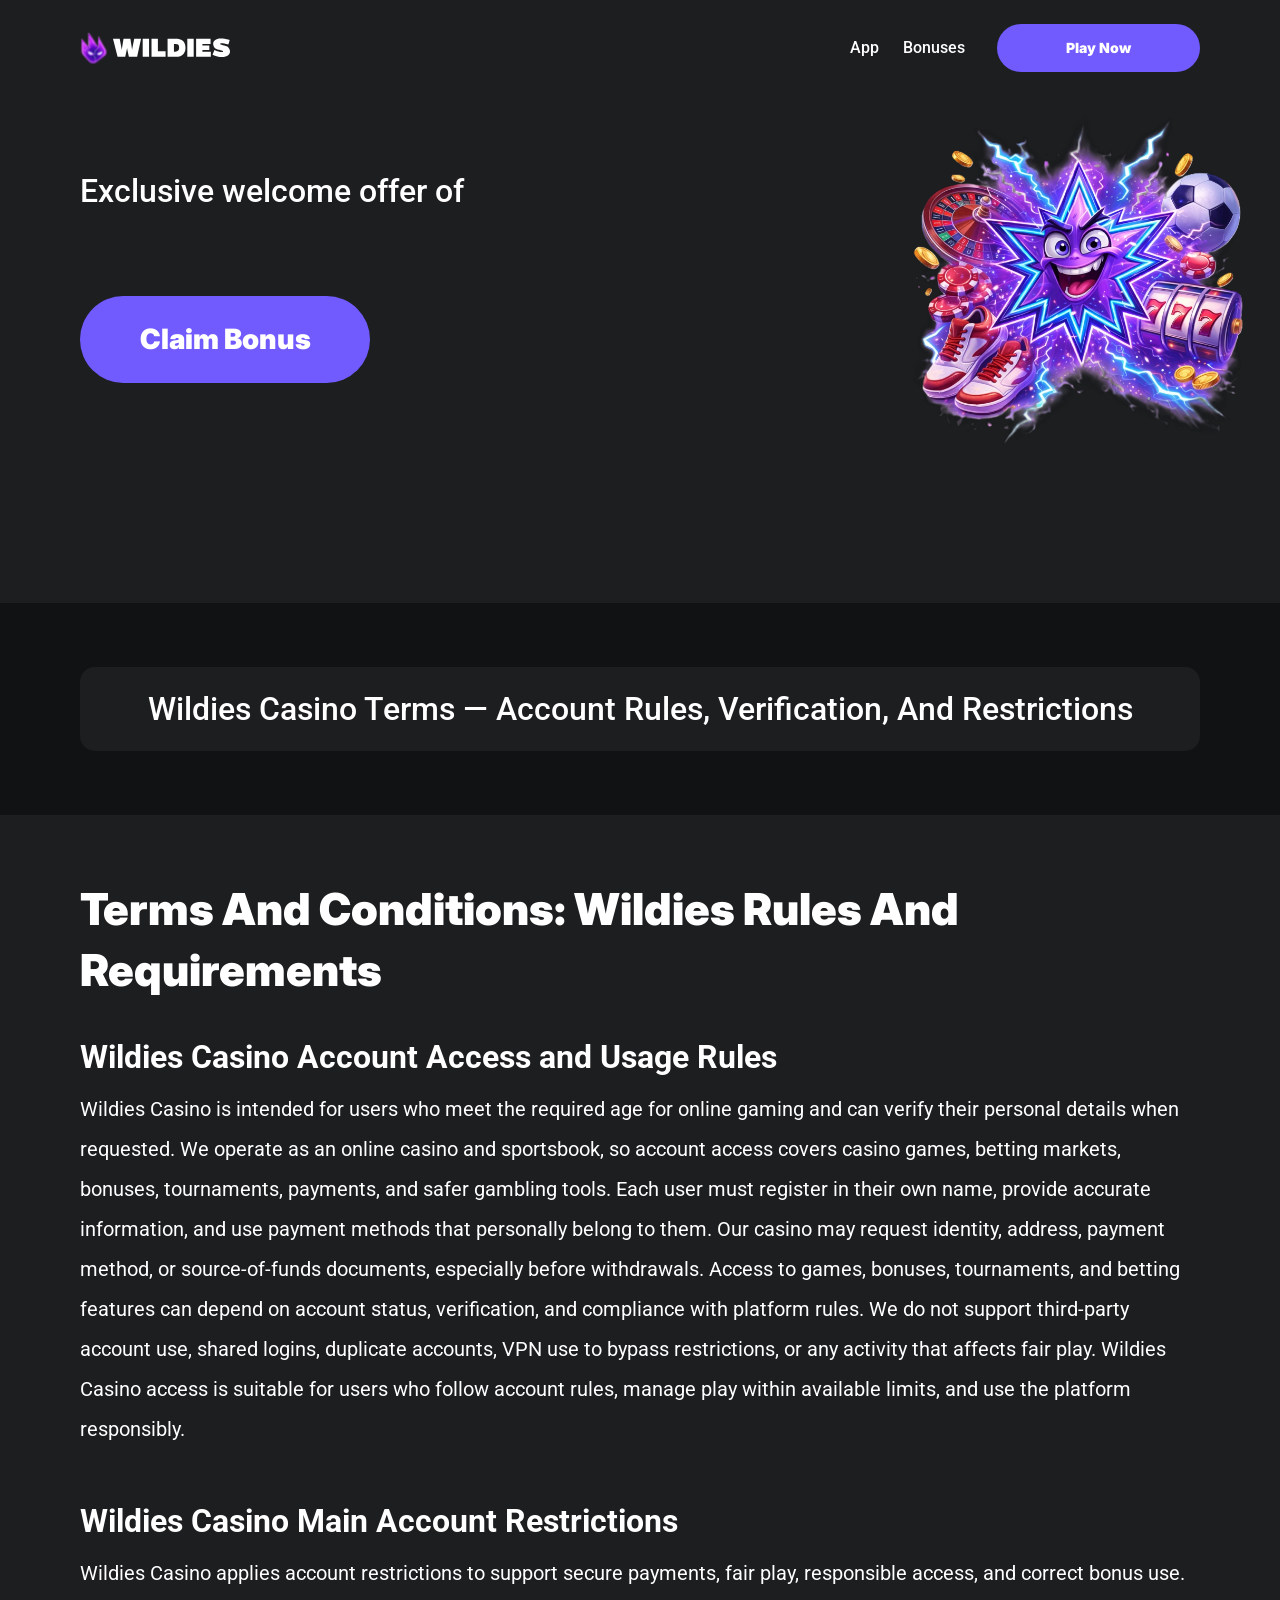
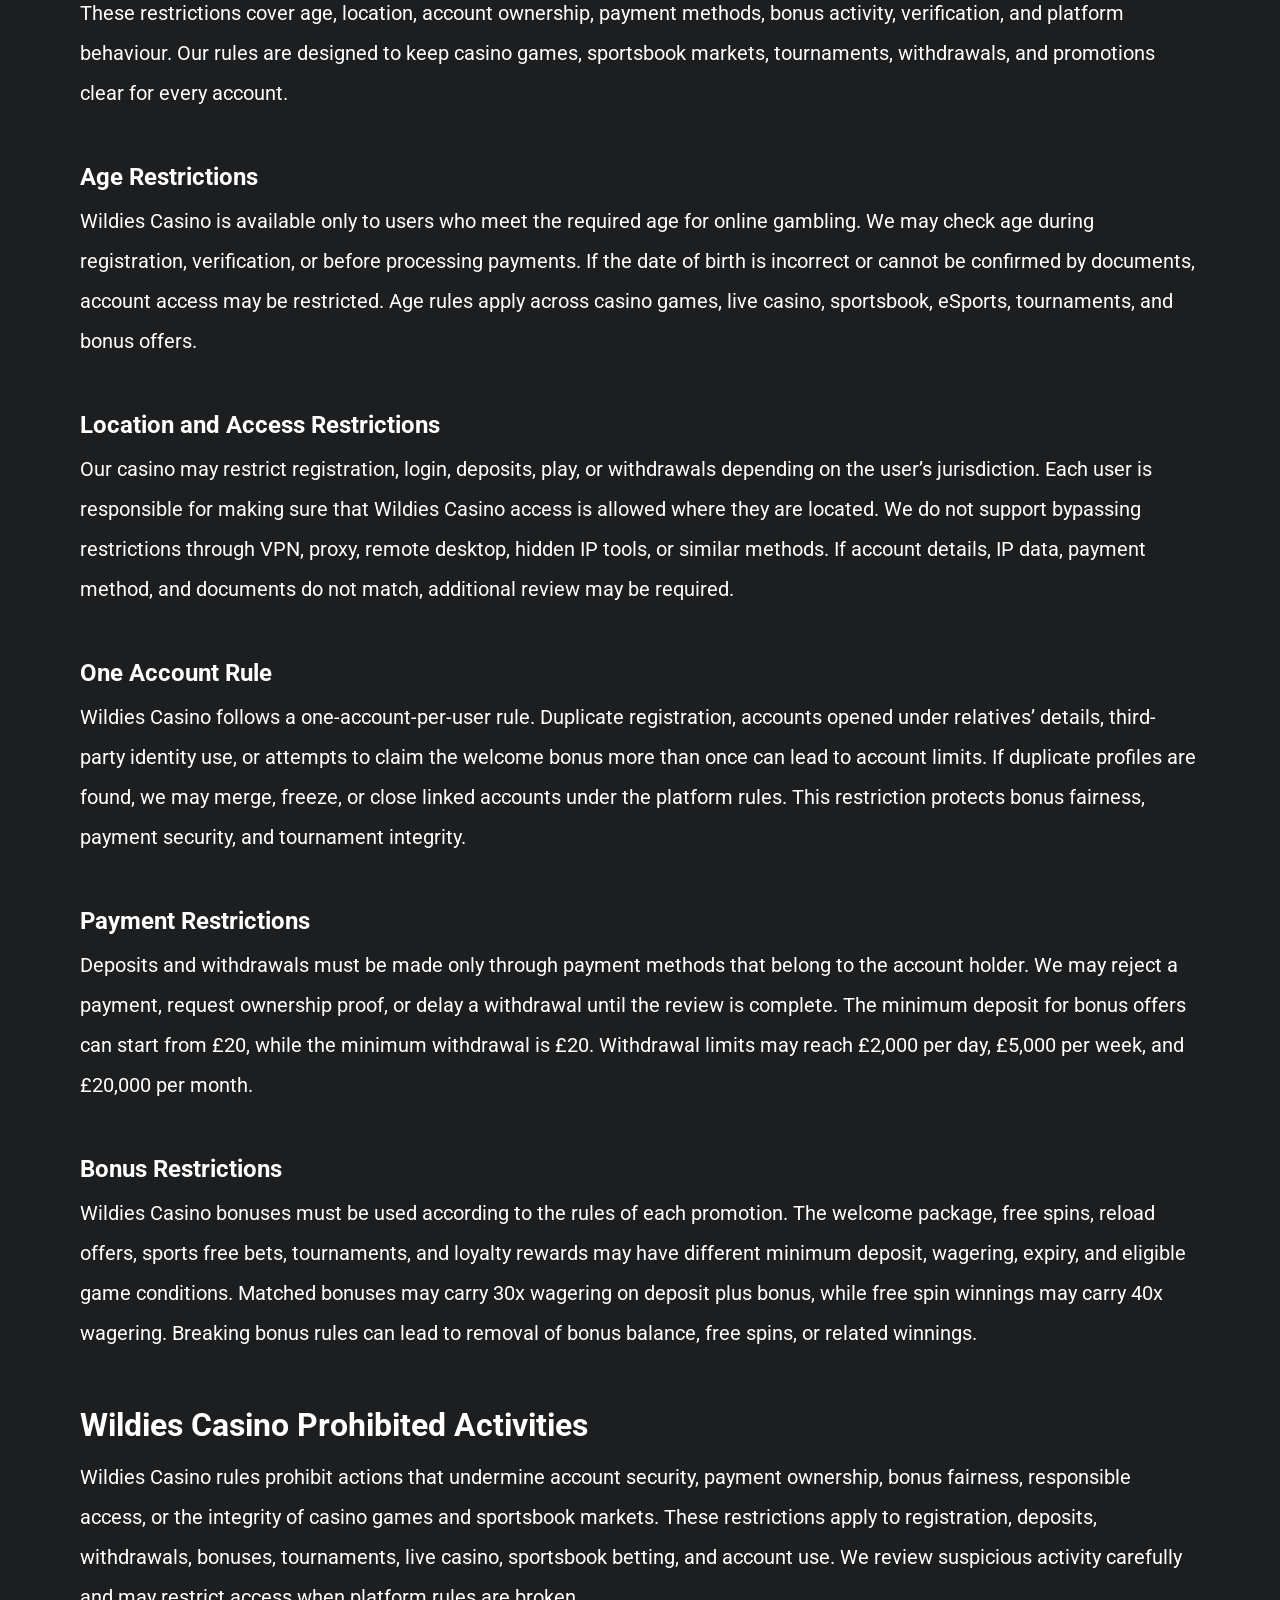
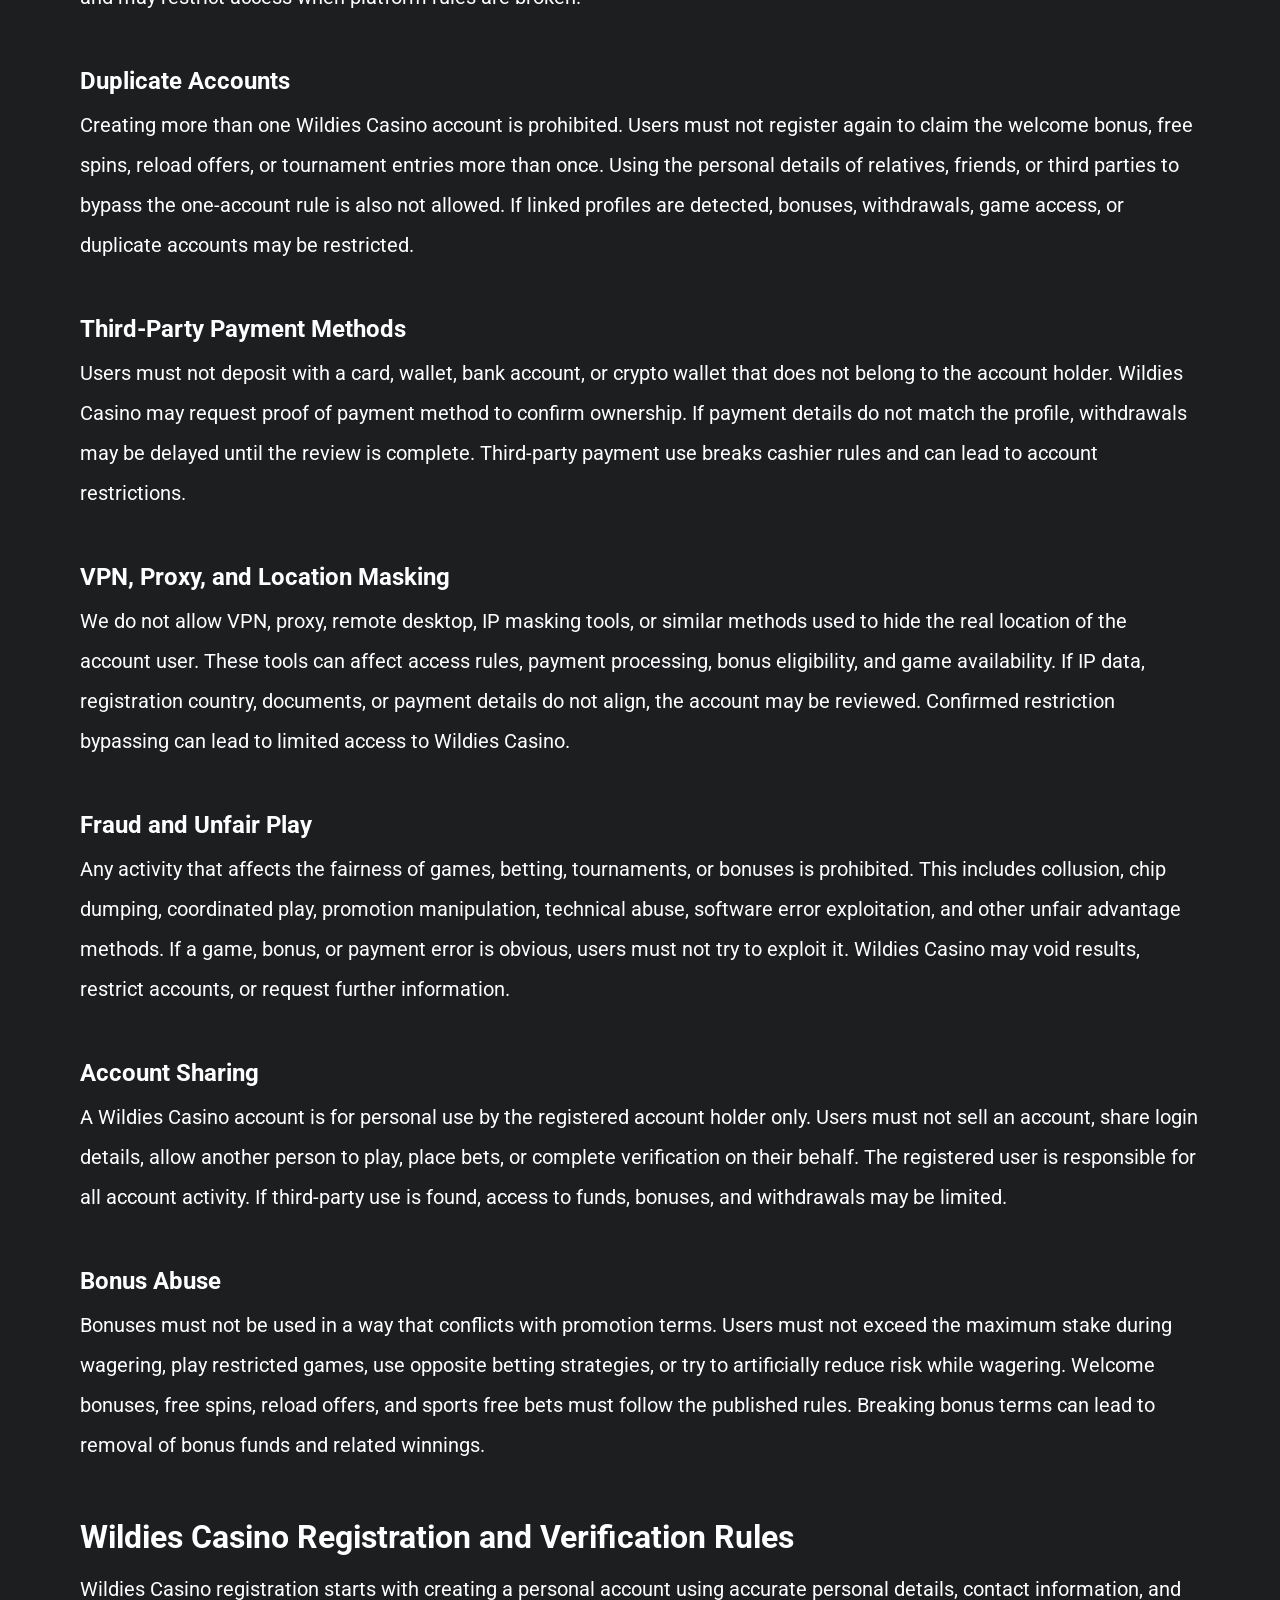
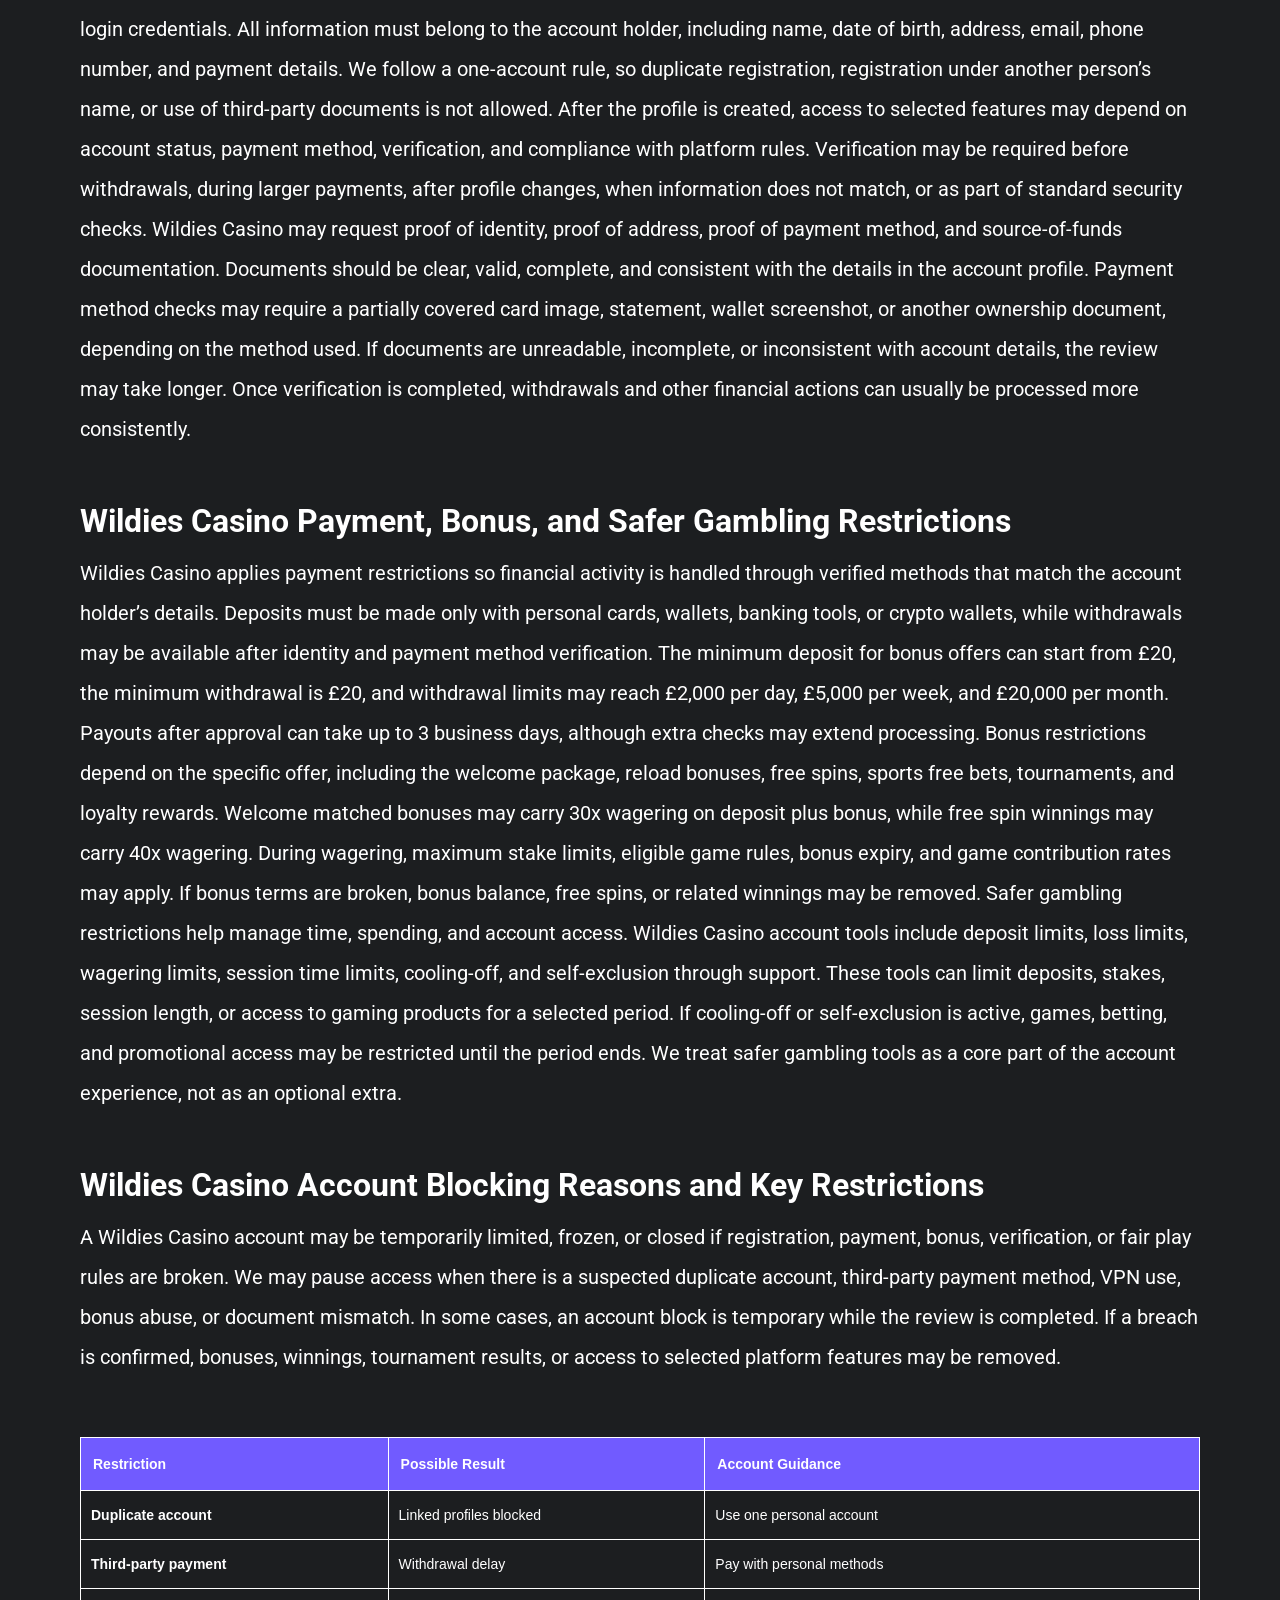
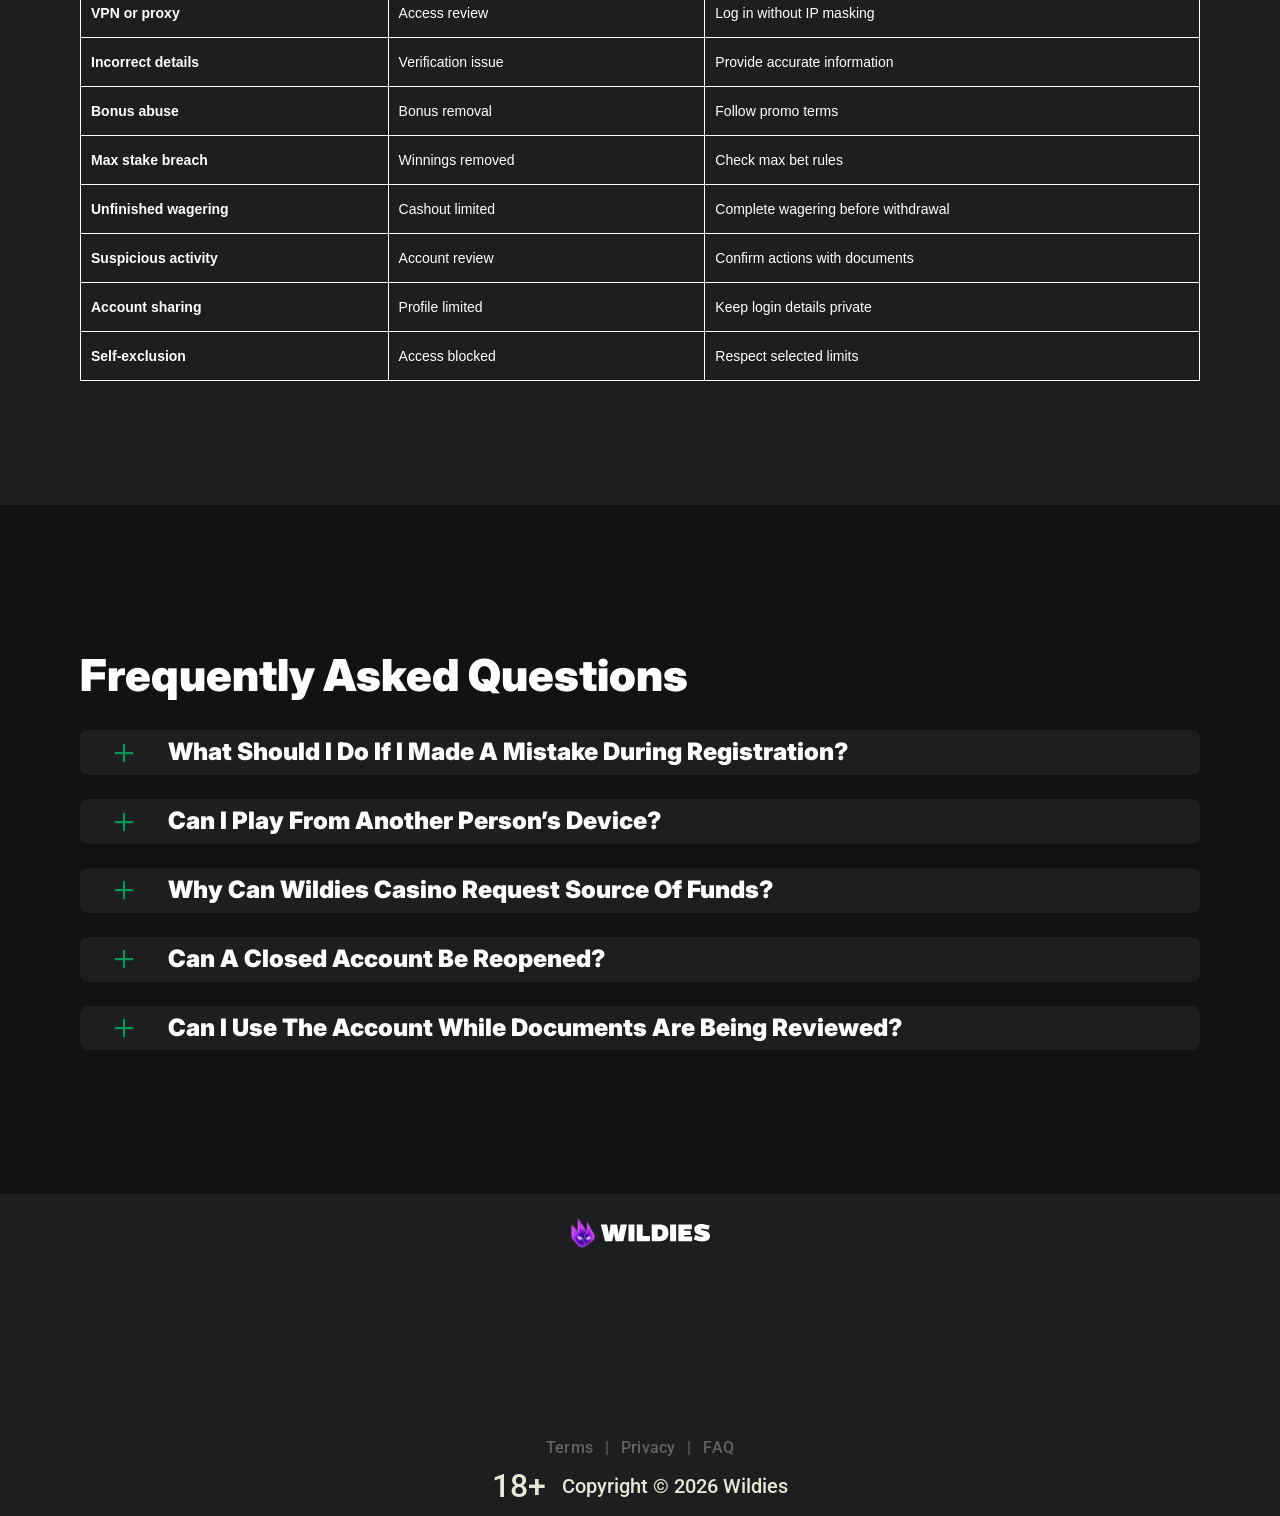
<file: terms.html>
<!DOCTYPE html>
<html lang="en-GB">

<head>
    <meta charset="utf-8">

    <script src="./common.js"></script>
    <script src="./pages.js"></script>

    <link rel="manifest" href="./manifest.json">

    <link rel="preconnect" href="https://fonts.googleapis.com" />
    <link rel="preconnect" href="https://fonts.gstatic.com" crossorigin />
    <!-- Google Fonts -->
    <link
            href="https://fonts.googleapis.com/css2?family=Inter:wght@300;400;500;600;700&display=swap"
            rel="stylesheet"
    />

    <!-- Google Fonts -->
    <link
            href="https://fonts.googleapis.com/css2?family=Roboto:wght@300;400;500;600;700&display=swap"
            rel="stylesheet"
    />

    <meta name="viewport" content="width=device-width, initial-scale=1, minimum-scale=1, maximum-scale=2">
    <link rel="preload" as="image" href="_assets/images/1781696411-logo-desktop-532c3dd8fa.svg" fetchpriority="high">
    <link rel="stylesheet" href="./normalize.css">
    <link rel="stylesheet" href="./index.css">
    <meta name="theme-color" content="">
    <title>Wildies Casino Terms — Registration, Payments, Bonuses, and Safer Gambling Rules</title>
    <meta name="description"
          content="Wildies Casino Terms cover account rules, registration, verification, payment limits, bonus conditions, prohibited activity, account restrictions, and safer gambling tools.">
    <link rel="canonical" href="https://wildies-online.com/terms">
    <meta property="og:title" content="Wildies Casino Terms — Registration, Payments, Bonuses, and Safer Gambling Rules">
    <meta property="og:description"
          content="Wildies Casino Terms cover account rules, registration, verification, payment limits, bonus conditions, prohibited activity, account restrictions, and safer gambling tools.">
    <meta property="og:url" content="https://wildies-online.com/terms">
    <meta property="og:site_name" content="Wildies Casino Terms — Registration, Payments, Bonuses, and Safer Gambling Rules">
    <meta property="og:locale" content="en-GB">
    <meta property="og:image" content="_assets/images/1781696401-startovaia-kartinka-dlia-onlain-kazino-stavki-na-spo-4.webp">
    <meta property="og:image:width" content="1200">
    <meta property="og:image:height" content="630">
    <meta property="og:type" content="website">
    <meta name="twitter:card" content="summary_large_image">
    <meta name="twitter:site" content="wildies-online.com/terms">
    <meta name="twitter:title" content="Wildies Casino Terms — Registration, Payments, Bonuses, and Safer Gambling Rules">
    <meta name="twitter:description"
          content="Wildies Casino Terms cover account rules, registration, verification, payment limits, bonus conditions, prohibited activity, account restrictions, and safer gambling tools.">
    <meta name="twitter:image" content="_assets/images/1781696401-startovaia-kartinka-dlia-onlain-kazino-stavki-na-spo-4.webp">
    <meta name="twitter:image:width" content="1200">
    <meta name="twitter:image:height" content="630">
    <link rel="icon" href="_assets/images/1781696404-favicon-5c3bda0b20-b48bf13559.ico" type="image/x-icon" sizes="16x16">
    <meta name="language" content="en-GB">
    <link rel="apple-touch-icon" href="_assets/images/1781696385-favicon-5c3bda0b20-b48bf13559.ico" sizes="96x96">
    <link rel="icon" href="_assets/images/1781696385-favicon-5c3bda0b20-b48bf13559.ico" type="image/webp" sizes="192x192">

    <link rel="preload" href="_assets/images/1781696454-startovaia-kartinka-dlia-onlain-kazino-stavki-na-spo-4.webp" as="image" fetchpriority="high">

</head>

<body>
<svg
        style="display: none"
        xmlns="http://www.w3.org/2000/svg"
        width="1em"
        height="1em"
        viewBox="0 0 256 256"
>
    <symbol id="minus-icon" viewBox="0 0 256 256">
        <path
                fill="#079455"
                d="M228 128a12 12 0 0 1-12 12H40a12 12 0 0 1 0-24h176a12 12 0 0 1 12 12"
        />
    </symbol>
</svg>

<svg
        style="display: none"
        xmlns="http://www.w3.org/2000/svg"
        width="1em"
        height="1em"
        viewBox="0 0 32 32"
>
    <symbol id="globe-icon" viewBox="0 0 32 32">
        <path
                fill="#715BFF"
                d="M32.032 16c0-8.501-6.677-15.472-15.072-15.969-0.173-0.019-0.346-0.032-0.523-0.032-0.052 0-0.104 0.005-0.156 0.007-0.093-0.002-0.186-0.007-0.281-0.007-8.84 0-16.032 7.178-16.032 16.001s7.192 16.001 16.032 16.001c0.094 0 0.188-0.006 0.281-0.008 0.052 0.002 0.104 0.008 0.156 0.008 0.176 0 0.349-0.012 0.523-0.032 8.395-0.497 15.072-7.468 15.072-15.969zM29.049 21.151c-0.551-0.16-1.935-0.507-4.377-0.794 0.202-1.381 0.313-2.84 0.313-4.357 0-1.196-0.069-2.354-0.197-3.469 3.094-0.37 4.45-0.835 4.54-0.867l-0.372-1.050c0.695 1.659 1.080 3.478 1.080 5.386 0 1.818-0.352 3.555-0.987 5.151zM8.921 16c0-1.119 0.074-2.212 0.21-3.263 1.621 0.127 3.561 0.222 5.839 0.243v6.939c-2.219 0.021-4.114 0.111-5.709 0.234-0.22-1.319-0.34-2.715-0.34-4.154zM16.967 2.132c2.452 0.711 4.552 4.115 5.492 8.628-1.512 0.12-3.332 0.209-5.492 0.229v-8.857zM14.971 2.156v8.832c-2.136-0.021-3.965-0.109-5.502-0.226 0.96-4.457 3.076-7.836 5.502-8.606zM14.971 21.913l0 7.929c-2.263-0.718-4.256-3.705-5.293-7.719 1.492-0.11 3.253-0.189 5.292-0.21zM16.967 29.868l-0-7.955c2.061 0.020 3.814 0.102 5.288 0.217-1.019 4.067-3 7.076-5.288 7.738zM16.967 19.92l0-6.939c2.291-0.021 4.218-0.118 5.818-0.25 0.131 1.053 0.203 2.147 0.203 3.268 0 1.442-0.116 2.84-0.329 4.16-1.575-0.128-3.462-0.219-5.692-0.24zM28.588 9.81c-0.302 0.094-1.564 0.453-4.094 0.751-0.564-2.998-1.584-5.561-2.91-7.412 3.048 1.325 5.535 3.697 7.005 6.661zM11.213 2.831c-1.632 1.873-2.963 4.568-3.691 7.754-2.265-0.245-3.623-0.534-4.166-0.665 1.585-3.27 4.407-5.836 7.856-7.088zM2.614 11.787c0.385 0.104 1.841 0.467 4.549 0.766-0.155 1.107-0.24 2.26-0.24 3.447 0 1.509 0.136 2.96 0.383 4.334-2.325 0.251-3.755 0.552-4.396 0.706-0.607-1.566-0.944-3.264-0.944-5.041 0-1.467 0.228-2.883 0.649-4.213zM3.784 22.886c0.727-0.154 2.029-0.39 3.956-0.591 0.759 2.803 1.993 5.175 3.473 6.874-3.16-1.148-5.79-3.398-7.429-6.282v0zM21.583 28.849c1.195-1.665 2.14-3.907 2.728-6.525 1.982 0.227 3.226 0.494 3.853 0.652-1.5 2.596-3.808 4.669-6.581 5.873z">
        </path>
    </symbol>
</svg>

<svg width="32" height="31" viewBox="0 0 32 31" fill="none" xmlns="http://www.w3.org/2000/svg">
    <symbol id="star-icon" viewBox="0 0 32 31">
        <path d="M10.0431 24.5932L15.8898 21.0667L21.7365 24.6396L20.2052 17.9577L25.3559 13.5031L18.5811 12.8999L15.8898 6.58913L13.1985 12.8535L6.42371 13.4567L11.5744 17.9577L10.0431 24.5932ZM15.8898 25.4285L8.187 30.0687C7.84672 30.2853 7.49096 30.3781 7.11975 30.3471C6.74853 30.3162 6.42371 30.1925 6.1453 29.9759C5.86688 29.7594 5.65034 29.489 5.49566 29.1648C5.34099 28.8406 5.31005 28.4768 5.40286 28.0734L7.44456 19.3034L0.623417 13.4103C0.314068 13.1319 0.121034 12.8145 0.0443157 12.4581C-0.0324028 12.1017 -0.00951111 11.754 0.112991 11.415C0.235493 11.0759 0.421103 10.7975 0.669819 10.5797C0.918536 10.362 1.25882 10.2227 1.69067 10.1621L10.6927 9.37327L14.1729 1.11366C14.3276 0.742438 14.5676 0.464023 14.8931 0.278414C15.2185 0.0928044 15.5507 0 15.8898 0C16.2288 0 16.5611 0.0928044 16.8865 0.278414C17.2119 0.464023 17.452 0.742438 17.6067 1.11366L21.0869 9.37327L30.0889 10.1621C30.522 10.224 30.8623 10.3632 31.1098 10.5797C31.3572 10.7963 31.5428 11.0747 31.6666 11.415C31.7903 11.7553 31.8138 12.1036 31.7371 12.46C31.6604 12.8163 31.4667 13.1331 31.1562 13.4103L24.335 19.3034L26.3767 28.0734C26.4695 28.4756 26.4386 28.8394 26.2839 29.1648C26.1292 29.4902 25.9127 29.7606 25.6343 29.9759C25.3559 30.1912 25.0311 30.315 24.6598 30.3471C24.2886 30.3793 23.9329 30.2865 23.5926 30.0687L15.8898 25.4285Z" fill="#079455"/>
    </symbol>
</svg>

<svg
        xmlns="http://www.w3.org/2000/svg"
        width="1em"
        height="1em"
        viewBox="0 0 256 256"
>
    <symbol id="plus-icon" viewBox="0 0 256 256">
        <path
                fill="#079455"
                d="M228 128a12 12 0 0 1-12 12h-76v76a12 12 0 0 1-24 0v-76H40a12 12 0 0 1 0-24h76V40a12 12 0 0 1 24 0v76h76a12 12 0 0 1 12 12"
        />
    </symbol>
</svg>

<svg
        width="33"
        height="32"
        viewBox="0 0 33 32"
        fill="none"
        xmlns="http://www.w3.org/2000/svg"
>
    <symbol id="play-icon" viewBox="0 0 33 32">
        <path
                d="M16.8334 0.0786133C7.9606 0.0786133 0.767578 7.20678 0.767578 15.9998C0.767578 24.7929 7.9606 31.921 16.8334 31.921C25.7061 31.921 32.8992 24.7929 32.8992 15.9998C32.8992 7.20678 25.7061 0.0786133 16.8334 0.0786133ZM22.3861 16.8438L14.3532 21.8192C14.1907 21.9197 14.0059 21.9703 13.821 21.9703C13.6536 21.9703 13.4859 21.929 13.3342 21.8454C13.015 21.67 12.8169 21.3372 12.8169 20.9752V11.0244C12.8169 10.6625 13.015 10.3296 13.3342 10.1543C13.6533 9.97788 14.0436 9.98857 14.3532 10.1805L22.3861 15.1559C22.6796 15.3381 22.858 15.6568 22.858 15.9998C22.858 16.3428 22.6796 16.6616 22.3861 16.8438Z"
                fill="#715BFF"
        />
    </symbol>
</svg>

<svg
        width="20"
        height="20"
        viewBox="0 0 20 20"
        fill="none"
        xmlns="http://www.w3.org/2000/svg"
>
    <symbol id="information-outline" viewBox="0 0 20 20">
        <path
                d="M9 7H11V5H9V7ZM10 18C5.59 18 2 14.41 2 10C2 5.59 5.59 2 10 2C14.41 2 18 5.59 18 10C18 14.41 14.41 18 10 18ZM10 0C8.68678 0 7.38642 0.258658 6.17317 0.761205C4.95991 1.26375 3.85752 2.00035 2.92893 2.92893C1.05357 4.8043 0 7.34784 0 10C0 12.6522 1.05357 15.1957 2.92893 17.0711C3.85752 17.9997 4.95991 18.7362 6.17317 19.2388C7.38642 19.7413 8.68678 20 10 20C12.6522 20 15.1957 18.9464 17.0711 17.0711C18.9464 15.1957 20 12.6522 20 10C20 8.68678 19.7413 7.38642 19.2388 6.17317C18.7362 4.95991 17.9997 3.85752 17.0711 2.92893C16.1425 2.00035 15.0401 1.26375 13.8268 0.761205C12.6136 0.258658 11.3132 0 10 0ZM9 15H11V9H9V15Z"
                fill="#ffffff"
        />
    </symbol>
</svg>

<div class="wrapper">
    <header class="header" id="top">
        <div class="headerBlock">
            <div class="headerLogoContainer"><a href="/" aria-label="Main page"><img class="header__logo logo"
                                                                                                     src="_assets/images/1781696411-logo-desktop-532c3dd8fa.svg" alt="Wildies Logo" /></a></div>

            <div class="navBlockMain">

                <!-- Main Navigation -->
                <nav>
                    <button class="hamburger" aria-label="Toggle navigation menu">
                        <span></span>
                    </button>

                    <ul class="nav__list nav__list--header">

                        <li><a href="index">index</a></li>
                        <li><a href="app">App</a></li>
                        <li><a href="bonuses">Bonuses</a></li>
                        <li><a href="terms">Terms</a></li>
                        <li><a href="privacy">Privacy</a></li>
                        <li><a href="faq">FAQ</a></li>

                    </ul>
                </nav>
                <!-- CTA buttons -->
                <div class="btn__list">

                    <div class="nav__item nav__itemLarge">
                        <a
                                class="nav__link nav__linkLarge"
                                target="_blank"
                                href="casino.html?id=example-offer-id"
                                aria-label="Play Now"
                                id="navPlayNow"
                        >
                            Play Now
                        </a>
                    </div>
                </div>
            </div>
        </div>
    </header>
    <main class="main">
        <section class="heroContainer">
            <div class="hero">
                <div class="heroBlock block">
                    <div class="heroGroup">
                        <div class="heroTextGroup">
                            <p class="heroText heroTextDesktop">Exclusive welcome offer of</p>
                            <p class="heroText heroTextMobile">Exclusive welcome bonus of</p>
                            <p class="heroText heroTextBonus" id="bonusText"></p>
                        </div><a target="_blank" class="heroLink" id="bonusLink" href="/" aria-label="Play game"><span
                            class="heroButton btn btn--large">Claim Bonus</span></a>
                    </div>
                </div>
            </div>
            <div class="heroUnder">
                <h1 class="heroText heroMainTitle">Wildies Casino Terms — Account Rules, Verification, and Restrictions</h1>
            </div>
        </section>
        <div class="historyCircleContainer">
            <section class="history">
                <div class="container">
                    <div class="historyBlock block">
                        <h2 class="historyTitle title">Terms and Conditions: Wildies Rules and Requirements</h2>
                        <div class="historyDescription"><h3 style = "font-weight: bold;font-size: 32px;">
Wildies Casino Account Access and Usage Rules
</h3>
<p>
Wildies Casino is intended for users who meet the required age for online gaming and can verify their personal details when requested. We operate as an online casino and sportsbook, so account access covers casino games, betting markets, bonuses, tournaments, payments, and safer gambling tools. Each user must register in their own name, provide accurate information, and use payment methods that personally belong to them. Our casino may request identity, address, payment method, or source-of-funds documents, especially before withdrawals. Access to games, bonuses, tournaments, and betting features can depend on account status, verification, and compliance with platform rules. We do not support third-party account use, shared logins, duplicate accounts, VPN use to bypass restrictions, or any activity that affects fair play. Wildies Casino access is suitable for users who follow account rules, manage play within available limits, and use the platform responsibly.
</p>
<br>

<h3 style = "font-weight: bold;font-size: 32px;">
Wildies Casino Main Account Restrictions
</h3>
<p>
Wildies Casino applies account restrictions to support secure payments, fair play, responsible access, and correct bonus use. These restrictions cover age, location, account ownership, payment methods, bonus activity, verification, and platform behaviour. Our rules are designed to keep casino games, sportsbook markets, tournaments, withdrawals, and promotions clear for every account.
</p>
<br>

<h4 style = "font-weight: bold; font-size: 24px;">
Age Restrictions
</h4>
<p>
Wildies Casino is available only to users who meet the required age for online gambling. We may check age during registration, verification, or before processing payments. If the date of birth is incorrect or cannot be confirmed by documents, account access may be restricted. Age rules apply across casino games, live casino, sportsbook, eSports, tournaments, and bonus offers.
</p>
<br>

<h4 style = "font-weight: bold; font-size: 24px;">
Location and Access Restrictions
</h4>
<p>
Our casino may restrict registration, login, deposits, play, or withdrawals depending on the user’s jurisdiction. Each user is responsible for making sure that Wildies Casino access is allowed where they are located. We do not support bypassing restrictions through VPN, proxy, remote desktop, hidden IP tools, or similar methods. If account details, IP data, payment method, and documents do not match, additional review may be required.
</p>
<br>

<h4 style = "font-weight: bold; font-size: 24px;">
One Account Rule
</h4>
<p>
Wildies Casino follows a one-account-per-user rule. Duplicate registration, accounts opened under relatives’ details, third-party identity use, or attempts to claim the welcome bonus more than once can lead to account limits. If duplicate profiles are found, we may merge, freeze, or close linked accounts under the platform rules. This restriction protects bonus fairness, payment security, and tournament integrity.
</p>
<br>

<h4 style = "font-weight: bold; font-size: 24px;">
Payment Restrictions
</h4>
<p>
Deposits and withdrawals must be made only through payment methods that belong to the account holder. We may reject a payment, request ownership proof, or delay a withdrawal until the review is complete. The minimum deposit for bonus offers can start from £20, while the minimum withdrawal is £20. Withdrawal limits may reach £2,000 per day, £5,000 per week, and £20,000 per month.
</p>
<br>

<h4 style = "font-weight: bold; font-size: 24px;">
Bonus Restrictions
</h4>
<p>
Wildies Casino bonuses must be used according to the rules of each promotion. The welcome package, free spins, reload offers, sports free bets, tournaments, and loyalty rewards may have different minimum deposit, wagering, expiry, and eligible game conditions. Matched bonuses may carry 30x wagering on deposit plus bonus, while free spin winnings may carry 40x wagering. Breaking bonus rules can lead to removal of bonus balance, free spins, or related winnings.
</p>
<br>

<h3 style = "font-weight: bold;font-size: 32px;">
Wildies Casino Prohibited Activities
</h3>
<p>
Wildies Casino rules prohibit actions that undermine account security, payment ownership, bonus fairness, responsible access, or the integrity of casino games and sportsbook markets. These restrictions apply to registration, deposits, withdrawals, bonuses, tournaments, live casino, sportsbook betting, and account use. We review suspicious activity carefully and may restrict access when platform rules are broken.
</p>
<br>

<h4 style = "font-weight: bold; font-size: 24px;">
Duplicate Accounts
</h4>
<p>
Creating more than one Wildies Casino account is prohibited. Users must not register again to claim the welcome bonus, free spins, reload offers, or tournament entries more than once. Using the personal details of relatives, friends, or third parties to bypass the one-account rule is also not allowed. If linked profiles are detected, bonuses, withdrawals, game access, or duplicate accounts may be restricted.
</p>
<br>

<h4 style = "font-weight: bold; font-size: 24px;">
Third-Party Payment Methods
</h4>
<p>
Users must not deposit with a card, wallet, bank account, or crypto wallet that does not belong to the account holder. Wildies Casino may request proof of payment method to confirm ownership. If payment details do not match the profile, withdrawals may be delayed until the review is complete. Third-party payment use breaks cashier rules and can lead to account restrictions.
</p>
<br>

<h4 style = "font-weight: bold; font-size: 24px;">
VPN, Proxy, and Location Masking
</h4>
<p>
We do not allow VPN, proxy, remote desktop, IP masking tools, or similar methods used to hide the real location of the account user. These tools can affect access rules, payment processing, bonus eligibility, and game availability. If IP data, registration country, documents, or payment details do not align, the account may be reviewed. Confirmed restriction bypassing can lead to limited access to Wildies Casino.
</p>
<br>

<h4 style = "font-weight: bold; font-size: 24px;">
Fraud and Unfair Play
</h4>
<p>
Any activity that affects the fairness of games, betting, tournaments, or bonuses is prohibited. This includes collusion, chip dumping, coordinated play, promotion manipulation, technical abuse, software error exploitation, and other unfair advantage methods. If a game, bonus, or payment error is obvious, users must not try to exploit it. Wildies Casino may void results, restrict accounts, or request further information.
</p>
<br>

<h4 style = "font-weight: bold; font-size: 24px;">
Account Sharing
</h4>
<p>
A Wildies Casino account is for personal use by the registered account holder only. Users must not sell an account, share login details, allow another person to play, place bets, or complete verification on their behalf. The registered user is responsible for all account activity. If third-party use is found, access to funds, bonuses, and withdrawals may be limited.
</p>
<br>

<h4 style = "font-weight: bold; font-size: 24px;">
Bonus Abuse
</h4>
<p>
Bonuses must not be used in a way that conflicts with promotion terms. Users must not exceed the maximum stake during wagering, play restricted games, use opposite betting strategies, or try to artificially reduce risk while wagering. Welcome bonuses, free spins, reload offers, and sports free bets must follow the published rules. Breaking bonus terms can lead to removal of bonus funds and related winnings.
</p>
<br>

<h3 style = "font-weight: bold;font-size: 32px;">
Wildies Casino Registration and Verification Rules
</h3>
<p>
Wildies Casino registration starts with creating a personal account using accurate personal details, contact information, and login credentials. All information must belong to the account holder, including name, date of birth, address, email, phone number, and payment details. We follow a one-account rule, so duplicate registration, registration under another person’s name, or use of third-party documents is not allowed. After the profile is created, access to selected features may depend on account status, payment method, verification, and compliance with platform rules. Verification may be required before withdrawals, during larger payments, after profile changes, when information does not match, or as part of standard security checks. Wildies Casino may request proof of identity, proof of address, proof of payment method, and source-of-funds documentation. Documents should be clear, valid, complete, and consistent with the details in the account profile. Payment method checks may require a partially covered card image, statement, wallet screenshot, or another ownership document, depending on the method used. If documents are unreadable, incomplete, or inconsistent with account details, the review may take longer. Once verification is completed, withdrawals and other financial actions can usually be processed more consistently.
</p>
<br>
<h3 style = "font-weight: bold;font-size: 32px;">
Wildies Casino Payment, Bonus, and Safer Gambling Restrictions
</h3>
<p>
Wildies Casino applies payment restrictions so financial activity is handled through verified methods that match the account holder’s details. Deposits must be made only with personal cards, wallets, banking tools, or crypto wallets, while withdrawals may be available after identity and payment method verification. The minimum deposit for bonus offers can start from £20, the minimum withdrawal is £20, and withdrawal limits may reach £2,000 per day, £5,000 per week, and £20,000 per month. Payouts after approval can take up to 3 business days, although extra checks may extend processing. Bonus restrictions depend on the specific offer, including the welcome package, reload bonuses, free spins, sports free bets, tournaments, and loyalty rewards. Welcome matched bonuses may carry 30x wagering on deposit plus bonus, while free spin winnings may carry 40x wagering. During wagering, maximum stake limits, eligible game rules, bonus expiry, and game contribution rates may apply. If bonus terms are broken, bonus balance, free spins, or related winnings may be removed. Safer gambling restrictions help manage time, spending, and account access. Wildies Casino account tools include deposit limits, loss limits, wagering limits, session time limits, cooling-off, and self-exclusion through support. These tools can limit deposits, stakes, session length, or access to gaming products for a selected period. If cooling-off or self-exclusion is active, games, betting, and promotional access may be restricted until the period ends. We treat safer gambling tools as a core part of the account experience, not as an optional extra.
</p>
<br>


<h3 style = "font-weight: bold;font-size: 32px;">
Wildies Casino Account Blocking Reasons and Key Restrictions
</h3>
<p>
A Wildies Casino account may be temporarily limited, frozen, or closed if registration, payment, bonus, verification, or fair play rules are broken. We may pause access when there is a suspected duplicate account, third-party payment method, VPN use, bonus abuse, or document mismatch. In some cases, an account block is temporary while the review is completed. If a breach is confirmed, bonuses, winnings, tournament results, or access to selected platform features may be removed.
</p>
<br>
<table style="width: 100%; border-collapse: collapse; margin: 20px auto; font-family: sans-serif; color: #ffffff;font-size:14px">
  <thead>
    <tr style="background-color: #715BFF;">
      <th style="border: 1px solid #ffffff; padding: 12px; text-align: left; color: #ffffff; font-weight: bold;">Restriction</th>
      <th style="border: 1px solid #ffffff; padding: 12px; text-align: left; color: #ffffff; font-weight: bold;">Possible Result</th>
      <th style="border: 1px solid #ffffff; padding: 12px; text-align: left; color: #ffffff; font-weight: bold;">Account Guidance</th>
    </tr>
  </thead>
  <tbody>
    <tr>
      <td style="border: 1px solid #ffffff; padding: 10px;"><strong>Dupli&shy;cate account</strong></td>
      <td style="border: 1px solid #ffffff; padding: 10px;">Linked profiles blocked</td>
      <td style="border: 1px solid #ffffff; padding: 10px;">Use one personal account</td>
    </tr>
    <tr>
      <td style="border: 1px solid #ffffff; padding: 10px;"><strong>Third-party payment</strong></td>
      <td style="border: 1px solid #ffffff; padding: 10px;">With&shy;draw&shy;al delay</td>
      <td style="border: 1px solid #ffffff; padding: 10px;">Pay with personal methods</td>
    </tr>
    <tr>
      <td style="border: 1px solid #ffffff; padding: 10px;"><strong>VPN or proxy</strong></td>
      <td style="border: 1px solid #ffffff; padding: 10px;">Access review</td>
      <td style="border: 1px solid #ffffff; padding: 10px;">Log in without IP masking</td>
    </tr>
    <tr>
      <td style="border: 1px solid #ffffff; padding: 10px;"><strong>Incorrect details</strong></td>
      <td style="border: 1px solid #ffffff; padding: 10px;">Veri&shy;fi&shy;cation issue</td>
      <td style="border: 1px solid #ffffff; padding: 10px;">Provide accurate information</td>
    </tr>
    <tr>
      <td style="border: 1px solid #ffffff; padding: 10px;"><strong>Bonus abuse</strong></td>
      <td style="border: 1px solid #ffffff; padding: 10px;">Bonus removal</td>
      <td style="border: 1px solid #ffffff; padding: 10px;">Follow promo terms</td>
    </tr>
    <tr>
      <td style="border: 1px solid #ffffff; padding: 10px;"><strong>Max stake breach</strong></td>
      <td style="border: 1px solid #ffffff; padding: 10px;">Win&shy;nings removed</td>
      <td style="border: 1px solid #ffffff; padding: 10px;">Check max bet rules</td>
    </tr>
    <tr>
      <td style="border: 1px solid #ffffff; padding: 10px;"><strong>Unfinished wagering</strong></td>
      <td style="border: 1px solid #ffffff; padding: 10px;">Cashout limited</td>
      <td style="border: 1px solid #ffffff; padding: 10px;">Complete wagering before withdrawal</td>
    </tr>
    <tr>
      <td style="border: 1px solid #ffffff; padding: 10px;"><strong>Suspicious activity</strong></td>
      <td style="border: 1px solid #ffffff; padding: 10px;">Account review</td>
      <td style="border: 1px solid #ffffff; padding: 10px;">Confirm actions with documents</td>
    </tr>
    <tr>
      <td style="border: 1px solid #ffffff; padding: 10px;"><strong>Account sharing</strong></td>
      <td style="border: 1px solid #ffffff; padding: 10px;">Profile limited</td>
      <td style="border: 1px solid #ffffff; padding: 10px;">Keep login details private</td>
    </tr>
    <tr>
      <td style="border: 1px solid #ffffff; padding: 10px;"><strong>Self-exclu&shy;sion</strong></td>
      <td style="border: 1px solid #ffffff; padding: 10px;">Access blocked</td>
      <td style="border: 1px solid #ffffff; padding: 10px;">Respect selected limits</td>
    </tr>
  </tbody>
</table>
<br></div>
                    </div>
                </div>
            </section>
        </div>
        <section class="faq">
            <div class="container">
                <div class="faqBlock block">
                    <h2 class="faqTitle title"><span>Frequently Asked Questions</span></h2>
                    <div class="faqGroup"><input class="faqInput" type="checkbox" id="what_should_i_do_if_i_made_a_mistake_during_registration"/><label
                            class="faqLabel" for="what_should_i_do_if_i_made_a_mistake_during_registration">

                        <svg class="faqIcon" width="24" height="24" aria-hidden="true">
                            <use class="plus" href="#plus-icon"></use>
                            <use class="minus" href="#minus-icon"></use>
                        </svg>

                        <span class="gradientContainer"> What should I do if I made a mistake during registration? </span></label>
                        <div class="faqContent">
                            <p>Support should be contacted with a clear explanation of the incorrect information. Until the details are corrected, account features or withdrawals may be limited.</p>
                        </div>
                    </div>
                    <div class="faqGroup"><input class="faqInput" type="checkbox" id="can_i_play_from_another_persons_device"/><label
                            class="faqLabel" for="can_i_play_from_another_persons_device">

                        <svg class="faqIcon" width="24" height="24" aria-hidden="true">
                            <use class="plus" href="#plus-icon"></use>
                            <use class="minus" href="#minus-icon"></use>
                        </svg>

                        <span class="gradientContainer"> Can I play from another person’s device? </span></label>
                        <div class="faqContent">
                            <p>Playing from another device is possible if the registered account holder is the person using the account. Sharing login details or allowing another person to play on the account is not allowed.</p>
                        </div>
                    </div>
                    <div class="faqGroup"><input class="faqInput" type="checkbox" id="why_can_wildies_casino_request_source_of_funds"/><label
                            class="faqLabel" for="why_can_wildies_casino_request_source_of_funds">

                        <svg class="faqIcon" width="24" height="24" aria-hidden="true">
                            <use class="plus" href="#plus-icon"></use>
                            <use class="minus" href="#minus-icon"></use>
                        </svg>

                        <span class="gradientContainer"> Why can Wildies Casino request source of funds? </span></label>
                        <div class="faqContent">
                            <p>Source of funds may be required to confirm the origin of money used for payments, account checks, or withdrawals. This is part of standard financial review and account protection.</p>
                        </div>
                    </div>
                    <div class="faqGroup"><input class="faqInput" type="checkbox" id="can_a_closed_account_be_reopened"/><label
                            class="faqLabel" for="can_a_closed_account_be_reopened">

                        <svg class="faqIcon" width="24" height="24" aria-hidden="true">
                            <use class="plus" href="#plus-icon"></use>
                            <use class="minus" href="#minus-icon"></use>
                        </svg>

                        <span class="gradientContainer"> Can a closed account be reopened? </span></label>
                        <div class="faqContent">
                            <p>This depends on the reason for closure. If the account was closed due to self-exclusion, the restriction period must be respected; if the closure was technical or administrative, support can review the status.</p>
                        </div>
                    </div>
                    <div class="faqGroup"><input class="faqInput" type="checkbox" id="can_i_use_the_account_while_documents_are_being_reviewed"/><label
                            class="faqLabel" for="can_i_use_the_account_while_documents_are_being_reviewed">

                        <svg class="faqIcon" width="24" height="24" aria-hidden="true">
                            <use class="plus" href="#plus-icon"></use>
                            <use class="minus" href="#minus-icon"></use>
                        </svg>

                        <span class="gradientContainer"> Can I use the account while documents are being reviewed? </span></label>
                        <div class="faqContent">
                            <p>Some features may remain available, but withdrawals, bonuses, or payments can be temporarily restricted. Access depends on the review type and account status.</p>
                        </div>
                    </div>
                </div>
            </div>
        </section>
    </main>
</div>

<footer class="footer">
    <div class="footerContainer">
        <div class="footerTop">
            <div class="footerLogoContainer"><a href="https://wildies-online.com/terms" aria-label="Main page"><img class="footer__logo"
                                                                                                     src="_assets/images/1781696473-logo-desktop-532c3dd8fa.svg" alt="" width="140"
                                                                                                     height="48" /></a></div>
            <div class="footerPay">
                <div class="payBlock"><img class="payElementGrey"
                                           src="./assets/images/footer/payment/masterCard.svg" alt="MasterCard" /><img
                        class="payElementColor" src="./assets/images/footer/payment/masterCard--color.svg"
                        alt="MasterCard" title="MasterCard in Wildies" /></div>
                <div class="payBlock"><img class="payElementGrey" src="./assets/images/footer/payment/visa.svg"
                                           alt="Visa" /><img class="payElementColor"
                                                             src="./assets/images/footer/payment/visa--color.svg" alt="Visa" title="Visa in Wildies" /></div>
                <div class="payBlock"><img class="payElementGrey" src="./assets/images/footer/payment/neteller.svg"
                                           alt="Neteller" /><img class="payElementColor"
                                                                 src="./assets/images/footer/payment/neteller--color.svg" alt="Neteller" title="Neteller in Wildies" /></div>
                <div class="payBlock"><img class="payElementGrey" src="./assets/images/footer/payment/skrill.svg"
                                           alt="Skrill" /><img class="payElementColor"
                                                               src="./assets/images/footer/payment/skrill--color.svg" alt="Skrill" title="Skrill in Wildies" /></div>
                <div class="payBlock"><img class="payElementGrey" src="./assets/images/footer/payment/bitcoin.svg"
                                           alt="Bitcoin" /><img class="payElementColor"
                                                                src="./assets/images/footer/payment/bitcoin--color.svg" alt="Bitcoin" title="Bitcoin in Wildies" /></div>
                <div class="payBlock"><img class="payElementGrey" src="./assets/images/footer/payment/litecoin.svg"
                                           alt="Litecoin" /><img class="payElementColor"
                                                                 src="./assets/images/footer/payment/litecoin--color.svg" alt="Litecoin" title="Litecoin in Wildies" /></div>
                <div class="payBlock"><img class="payElementGrey" src="./assets/images/footer/payment/ethereum.svg"
                                           alt="Etherium" /><img class="payElementColor"
                                                                 src="./assets/images/footer/payment/ethereum--color.svg" alt="Etherium" title="Etherium in Wildies" /></div>
            </div>
        </div>
        <div class="footerMiddle">
            <div class="footerOperator">
                <div class="operatorBlock"><img class="operatorElementGrey"
                                                src="./assets/images/footer/operator/gpwa.svg" alt="GPWA" /><img
                        class="operatorElementColor" src="./assets/images/footer/operator/gpwa--color.svg"
                        alt="GPWA" title="GPWA in Wildies" /></div>
                <div class="operatorBlock"><img class="operatorElementGrey"
                                                src="./assets/images/footer/operator/gambleaware.svg" alt="Gamble Aware" /><img
                        class="operatorElementColor" src="./assets/images/footer/operator/gambleaware--color.svg"
                        alt="Gamble Aware" title="Gamble Aware in Wildies" /></div>
                <div class="operatorBlock"><img class="operatorElementGrey"
                                                src="./assets/images/footer/operator/gamcare.svg" alt="Game care" /><img
                        class="operatorElementColor" src="./assets/images/footer/operator/gamcare--color.svg"
                        alt="Game care" title="Game care in Wildies" /></div>
                <div class="operatorBlock"><img class="operatorElementGrey"
                                                src="./assets/images/footer/operator/gambling-therapy.svg" alt="Gambling Therapy" /><img
                        class="operatorElementColor"
                        src="./assets/images/footer/operator/gambling-therapy--color.svg" alt="Gambling Therapy" title="Gambling Therapy in Wildies" />
                </div>
                <div class="operatorBlock"><img class="operatorElementGrey"
                                                src="./assets/images/footer/operator/gamban.svg" alt="Gamban" /><img
                        class="operatorElementColor" src="./assets/images/footer/operator/gamban--color.svg"
                        alt="Gamban" title="Gamban in Wildies" /></div>
                <div class="operatorBlock"><img class="operatorElementGrey"
                                                src="./assets/images/footer/operator/betblocker.svg" alt="BetBlocker" /><img
                        class="operatorElementColor" src="./assets/images/footer/operator/betblocker--color.svg"
                        alt="BetBlocker" title="BetBlocker in Wildies" /></div>
                <div class="operatorBlock"><img class="operatorElementGrey"
                                                src="./assets/images/footer/operator/itech_labs.svg" alt="ITech Labs" /><img
                        class="operatorElementColor" src="./assets/images/footer/operator/itech_labs--color.svg"
                        alt="ITech Labs" title="ITech Labs in Wildies" /></div>
                <div class="operatorBlock"><img class="operatorElementGrey"
                                                src="./assets/images/footer/operator/ecogra.svg" alt="Ecogra" /><img
                        class="operatorElementColor" src="./assets/images/footer/operator/ecogra--color.svg"
                        alt="Ecogra" title="Ecogra in Wildies" /></div>
            </div>
        </div>
        <div class="footerNavBlock">
            <nav>
                <ul class="nav__list--footer">

                    <li class="footer__navItem"><a href="index">index</a></li>
                    <li class="footer__navItem"><a href="app">App</a></li>
                    <li class="footer__navItem"><a href="bonuses">Bonuses</a></li>
                    <li class="footer__navItem"><a href="terms">Terms</a></li>
                    <li class="footer__navItem"><a href="privacy">Privacy</a></li>
                    <li class="footer__navItem"><a href="faq">FAQ</a></li>

                </ul>
            </nav>
        </div>
        <div class="footerBottom">
            <div class="footerBottomGroup">
                <p class="footerBottomAge">18+</p>
                <p class="footerBottomCopyright">Copyright © <span class="js-current-year"></span> Wildies </p>
            </div>
        </div>
    </div>
</footer>

<script>
    var playButtonName = "#play-icon";
    var informationOutlineName =
        "#information-outline";
    var topCasinoButtonText = "Claim Bonus";
    var welcomeBonusText = "Welcome bonus";
    var bonusDetailsButtonText = "";
    var playNowText = "";
    var maximumAmountText = "";
    var wagerText = "";
    var bonusCodeText = "";
    var depositText = "";
    var casinoName = "Wildies";
</script>

</body>
</html>
</file>
<file: index.css>
.main,.wrapper{width:100%;display:flex;position:relative}.btn,.main,.wrapper{position:relative}.btn,.not-found-title,.subtitle,.title{font-family:var(--accent-font);font-weight:900}.btn,.nav__item,.subtitle,.title{font-weight:900}.operatorElementGrey,.payElementGrey{mix-blend-mode:screen}.btn,.heroTitle,.subtitle,.title{text-transform:capitalize}.casinoCard,.heroTitle,.nav__list,.nav__list--footer{letter-spacing:0}.cardName,.casinoCard,.loader-body,.not-found-content{text-align:center}.bonusDetailsImage,.cardImage{filter:drop-shadow(0 .125rem .125rem rgb(0 0 0 / .75))}.btn:hover,.gameContainer:hover,.nav__item:hover{transform:scale(1.1)}.btn:hover,.faqLabel:hover,.gradientContainer:hover,.moreInfoLabel{cursor:pointer}*,::after,::before{padding:0;margin:0;border:0;box-sizing:border-box}.btn,.btn--large{border-radius:6.25rem;line-height:1.6;text-align:center;text-overflow:ellipsis;overflow:hidden}a{text-decoration:none}li,ol,ul{list-style:none}img{vertical-align:top}h1,h2,h3,h4,h5,h6{font-weight:inherit;font-size:inherit}body,html{height:100%;line-height:1;font-size:16px;color:var(--text);font-family:var(--base-font);--scroll-behavior:smooth !important;scroll-behavior:smooth!important}body.overflow{overflow:hidden}.wrapper{min-height:100%;flex-direction:column;overflow-x:hidden}.container{max-width:90rem;margin:0 auto}.main{flex:1 1 auto;flex-direction:column;background:var(--main-bg)}.block{margin:0 auto;max-width:70rem;padding:0}.block--not-found{max-width:100%;height:100dvh;margin:auto;display:flex;flex-direction:column;justify-content:center;gap:2rem;align-items:center;color:var(--text);background-color:var(--casino-cards)}.btn,.loader-body{justify-content:center;display:flex}.not-found-title{font-size:4rem;color:var(--welcome-bonus-text)}.btn,.btn a{color:var(--button-text)}.not-found-content{font-size:1.5rem;margin:.3125rem;color:var(--text)}.block--not-found button{margin-top:1.875rem}.btn{width:13.625rem;height:3.4375rem;-webkit-justify-content:center;align-items:center;-webkit-align-items:center;background:var(--yellow);font-size:1.25rem;transition:0.2s;box-shadow:inset 0 0 0 .125rem transparent,0 0 0 .125rem #fff0}.btn--large{width:17.5rem;height:5.4375rem;font-size:1.75rem;gap:6.25rem;box-shadow:inset 0 0 0 .1875rem #fff0,0 .125rem 0 0 #fff0;background:var(--yellow-button);color:var(--main-button-text)}.btn--medium{width:13rem;height:3.25rem;font-size:1.25rem;line-height:1.6}.content,.subtitle,.title{line-height:1.39;color:var(--text)}.btn--small{width:9.125rem}.title{font-size:2.75rem}.title span{color:var(--text)}.subtitle{font-size:2.5rem}.content{font-family:var(--base-font);font-size:1.25rem}.logo{width:100%;height:auto}.heroTitle,.nav__item{font-family:var(--accent-font)}.nav__select__container{cursor:pointer;scale:1!important;transform:scale(1)!important}.nav__select{background:var(--bg);color:var(--lang-select-color);text-transform:uppercase;cursor:pointer}:root{--accent-font:'Inter', sans-serif;--base-font:'Roboto', sans-serif;--welcome-bonus-font:'', sans-serif;--lang-select-color:#222829;--bg:#1C1E20;--bg-light:#1C1E20;--main-bg:#111213;--text:#ffffff;--text-black:#ffffff;--table-head:#25ac61;--text-head:#ffffff;--hero-title-text:#222829;--yellow:#079455;--yellow-button:#715BFF;--welcome-bonus-bg:#1C1E20;--button-text:#ffffff;--main-button-text:#ffffff;--border-color:#efefdc;--casino-cards:#1C1E20;--welcome-bonus-text:#715BFF;--bonus-border-head:#efefdc;--bonus-border:#000033;--pay-back:;--providers-back:#1C1E20;--faq-label:#1C1E20;--bg-footer:#1C1E20;--copyright:#e7e7d5;--link-hover:#ffffff;--icon-color:;--top-games-hover-fg:#ffffff;--text-link-footer:#000057}.loader-body{width:100%;height:100vh;align-content:center;transition:0.5s;align-items:center;background-color:var(--casino-cards)}.header,.nav__item{justify-content:center;display:flex}.loader__img{width:7.5rem;height:7.5rem;transform:scale(1);animation:2s infinite pulse-black;border-radius:50%}@keyframes pulse-black{0%,100%{transform:scale(.8);box-shadow:0 0 0 1.25rem var(--yellow)}70%{transform:scale(1);box-shadow:0 0 0 .625rem #fff0}}.loader{width:6.25rem;height:6.25rem;border:.75rem solid var(--yellow-button);border-radius:50%;position:absolute;border-top-color:var(--yellow);transform:translate(-50%,-50%);top:50%;left:50%;-webkit-animation:1s linear infinite spin;-o-animation:1s linear infinite spin;animation:1s linear infinite spin}.loader-body.done{visibility:hidden;opacity:0}@keyframes spin{from{transform:translate(-50%,-50%) rotate(0)}to{transform:translate(-50%,-50%) rotate(360deg)}}.header{min-height:6rem;max-height:6rem;align-items:center;background:var(--bg);position:fixed;top:0;left:0;right:0;width:100%;z-index:3}.headerBlock{width:100%;max-width:90rem;height:100%;display:flex;gap:.625rem;align-items:center;justify-content:space-between;padding:1.5rem 10rem}.headerLogoContainer{height:100%;max-width:8.75rem;width:8.75rem;margin-left:0;display:flex}.headerLogoContainer a{margin:auto;width:100%}.header__logo{width:auto;top:calc(0% + 0rem);left:calc(0% + 0rem);max-height:calc(100% + 0%);height:calc(100% + 0%);position:relative}.nav__list,.nav__list--footer{display:flex;gap:1.5rem}.nav__list--footer{flex-wrap:wrap;justify-content:flex-start;align-items:center;gap:0;margin-top:1rem;display:flex;visibility:visible!important}.footer__navItem{font-family:var(--base-font);letter-spacing:.01em;justify-content:center;align-items:center;font-size:1rem;line-height:1;transition:all .2s;display:flex;position:relative}@media (max-width:48rem){.footer__navItem{font-size:.875rem}}.footer__navItem>a{color:var(--copyright);opacity:.34;justify-content:center;align-items:center;display:flex}.footer__navItem:not(:last-child)::after{content:"|";margin:0 .75rem;color:var(--copyright);opacity:.34}.btn__list{display:flex;gap:1.5rem}.nav__item{align-items:center;font-size:.875rem;line-height:1.7;transition:0.2s;border-radius:6.25rem;background:var(--yellow);box-sizing:content-box;color:var(--button-text);box-shadow:inset 0 0 0 .125rem transparent,0 .125rem 0 0 #fff0}.nav__itemLarge{background:var(--yellow-button);color:var(--main-button-text);box-shadow:inset 0 0 0 .125rem #fff0,0 .125rem 0 0 #fff0}.nav__item:hover{cursor:pointer}.nav__link{color:var(--button-text);padding:.75rem 1.75rem;display:flex;justify-content:center;align-items:center;width:100%;height:100%}.nav__linkLarge{color:var(--main-button-text);padding:.75rem 4.3125rem}@media (max-width:90rem){.headerBlock{max-width:70rem;margin:0 auto;padding:1.5rem 0}}@media (max-width:75rem){.block{padding:0 2.5rem}.headerBlock{padding:1.5rem 3rem 1.5rem 2.7rem}}@media (max-width:64rem){.headerBlock{padding:1.5rem 3rem 1.5rem 2.7rem}.headerLogoContainer{margin-left:0}}.footer{display:flex;flex-direction:column;align-items:center;justify-content:center;background:var(--bg-footer)}.footerContainer{max-width:90rem;margin:0 auto;width:100%}.footerTop{padding-top:1.625rem;padding-bottom:.5rem;width:100%;display:flex;justify-content:center;position:relative}.footerLogoContainer{position:absolute;top:.5rem;left:10rem}.footer__logo{width:8.75rem;height:auto}.footerPay{padding:0;display:flex;gap:1rem;flex-wrap:wrap;justify-content:center;max-width:100%}.payElementGrey{max-height:2rem;width:auto}.payElementColor{display:none;max-height:2rem;width:auto}.bonusDetailsInfo .bonusDetailBlockAdd,.heroTextMobile,.moreInfoInput,.operatorBlock:hover .operatorElementGrey,.payBlock:hover .payElementGrey,.topCasinoChipsLeftMobile{display:none}.faqInput:checked+.faqLabel+.faqContent,.heroTextDesktop,.operatorBlock:hover .operatorElementColor,.payBlock:hover .payElementColor{display:block}.footerMiddle,.footerOperator{display:flex;justify-content:center}.footerMiddle{padding-top:.5rem;padding-bottom:0;width:100%}.footerOperator{max-width:40.5rem;width:80%;padding:0;flex-wrap:wrap;gap:.5rem}.operatorElementColor,.operatorElementGrey{max-height:2rem;width:auto;margin-bottom:1rem}.operatorElementColor{display:none}.footerNavBlock{display:flex;justify-content:center;align-items:center;gap:1rem;font-weight:500;color:#efefdc}.footerBottom{padding-top:.625rem;padding-bottom:.625rem}.footerBottomGroup{display:flex;justify-content:center;align-items:center;gap:1rem;font-weight:500}.footerBottomAge{font-size:2rem;line-height:1.1875;color:var(--copyright)}.footerBottomCopyright{font-size:1.25rem;line-height:2;color:var(--copyright)}@media (max-width:86.25rem){.footerTop{padding-top:1.5rem;padding-bottom:1rem;flex-direction:column;align-items:center;gap:1rem}.footerLogoContainer{position:static;display:block}.footer__logo{width:8.75rem;height:auto}}@media (max-width:64rem){.footerOperator{width:60%}.payElementColor,.payElementGrey{max-height:1.75rem}.operatorElementColor,.operatorElementGrey{max-height:1.5625rem}}@media (max-width:55rem){.footerOperator{width:70%}}@media (max-width:48rem){.not-found-title{font-size:4rem}.btn--large,.not-found-content{font-size:1.25rem}.btn--large{width:15rem;height:4.5rem;gap:.625rem;line-height:1.6;border-radius:6.25rem;background:var(--yellow-button)}.header{min-height:6rem;max-height:6rem}.headerBlock{padding:1.5rem 2.5rem 1.5rem 2.3rem}.headerLogoContainer{max-width:7.25rem;width:7.25rem}.header__logo{height:auto;top:calc(0% + 0rem);left:calc(0% + 0rem);max-width:calc(7.25rem + 0%);width:calc(7.25rem + 0%);position:relative}.nav__list{gap:.5rem}.nav__item{font-size:.625rem;border-radius:6.25rem}.nav__link{padding:.5rem 1.15625rem}.nav__linkLarge{padding:.5rem 1.75rem}.footer__logo{width:5.5rem;height:auto}}@media (max-width:36.25rem){.footerBottomGroup{gap:.625rem}.footerPay{gap:.4rem}.footerOperator{gap:.4rem;width:80%}.operatorElementColor,.operatorElementGrey,.payElementColor,.payElementGrey{max-height:1.375rem}.footerBottomAge{font-size:1.625rem}.footerBottomCopyright{font-size:1rem}}@media (max-width:36rem){.btn,.btn--large{border-radius:6.25rem}.subtitle,.title{font-weight:900;font-family:var(--accent-font);word-wrap:break-word}.btn--large{width:15rem;height:4.5rem;gap:.625rem;font-size:1.5rem;line-height:1.6;background:var(--yellow-button)}.btn--medium{font-size:1.125rem;line-height:1.6}.title{font-size:2rem}.subtitle{font-size:1.5rem}.footerMiddle{padding-top:0;padding-bottom:0}.footerOperator{max-width:26rem;width:100%}.footerBottomGroup,.footerPay{gap:.625rem}.payElementColor,.payElementGrey{max-height:1.375rem}.operatorElementColor,.operatorElementGrey{max-height:1.375rem;margin-bottom:.4rem}.footerBottomAge,.footerBottomCopyright{font-size:1.125rem;line-height:1.17;color:var(--copyright)}}@media (max-width:30rem){.footerBottomGroup{gap:.1875rem;font-weight:400}.payElementColor,.payElementGrey{max-height:1rem}.footerBottomAge,.footerBottomCopyright{font-size:.75rem}.footerBottomGroup,.footerPay{gap:.5rem}}.heroContainer{max-width:100%;width:100%;background:var(--welcome-bonus-bg);position:relative;z-index:0}.heroUnder{width:100%;display:flex;justify-content:center;align-items:center;padding:4rem 0;background:var(--main-bg) no-repeat center bottom/auto 100%}.heroMainTitle{max-width:70rem;width:70rem;border-radius:.9375rem;background:var(--welcome-bonus-bg);padding:1.4375rem 3.75rem;text-transform:capitalize;font-size:1.75rem;line-height:1.214;text-align:center;margin:0;color:var(--text)}.hero,.heroButton,.heroGroup{z-index:1;position:relative}.hero{max-width:90rem;width:100%;margin:0 auto;padding:8.53125rem 0 8.75rem;background:url(_assets/images/1781696425-startovaia-kartinka-dlia-onlain-kazino-stavki-na-spo-4.webp) right calc(10.5rem + 0rem) top calc(8.5rem + -6rem) / auto calc(63% + 10%) no-repeat}.heroBlock{position:relative;width:100%;max-width:70rem;margin:0 auto}.heroGroup{width:100%;margin-bottom:5.03125rem;display:flex;flex-direction:column;gap:3rem}.heroTitle{max-width:22.75rem;font-size:4rem;font-weight:900;line-height:1.5625;color:var(--hero-title-text);text-shadow:0 .25rem .25rem rgb(0 0 0 / .25);font-family:var(--welcome-bonus-font)}.heroTextGroup{max-width:70%;margin-bottom:0}.heroText{font-size:2rem;line-height:1.1875;min-height:2.375rem;font-weight:500;color:var(--text)}.heroTextBonus{max-width:50%}.heroLink{display:block;width:18.125rem}.heroButton,.gamesButton,.advantagesButton,.bonusDetailsButton,.topCasinoButton{width:18.125rem;font-size:1.75rem}@media (max-width:85rem){.hero{padding:8.53125rem 0 8.75rem;background:url(_assets/images/1781696425-startovaia-kartinka-dlia-onlain-kazino-stavki-na-spo-4.webp) right calc(1rem + 0rem) top calc(10rem + -6rem) / auto calc(55% + 10%) no-repeat}.heroTextBonus{max-width:65%}}@media (max-width:75rem){.heroMainTitle{max-width:52.0625rem}}@media (max-width:64rem){.hero{padding:8.53125rem 0 8.75rem;background:url(_assets/images/1781696425-startovaia-kartinka-dlia-onlain-kazino-stavki-na-spo-4.webp) right calc(1rem + 0rem) top calc(10rem + -6rem) / auto calc(50% + 10%) no-repeat}.heroGroup{gap:2rem}.heroTextBonus{max-width:70%}.heroTitle{max-width:22.75rem;font-size:3rem}.heroText{font-size:1.5rem;min-height:1.7rem}}@media (max-width:58.125rem){.hero{padding:8.53125rem 0 8.75rem;background:url(_assets/images/1781696425-startovaia-kartinka-dlia-onlain-kazino-stavki-na-spo-4.webp) right calc(1rem + 0rem) top calc(10rem + -6rem) / auto calc(45% + 10%) no-repeat}.heroTextBonus{max-width:64%}.heroMainTitle{max-width:34.1875rem}}@media (max-width:48rem){.heroTextBonus,.heroTextGroup{max-width:100%}.heroText,.heroTitle{font-family:var(--accent-font)}.hero{padding:24.09375rem 0 2.75rem;background:url(_assets/images/1781696425-startovaia-kartinka-dlia-onlain-kazino-stavki-na-spo-4.webp) center top calc(10rem + -6rem) / auto calc(36% + 10%) no-repeat}.heroUnder{height:4rem}.heroBlock{text-align:center}.heroGroup{margin-bottom:0;gap:1.45rem;align-items:center}.heroTextGroup{margin-top:1.55rem}.heroTextDesktop{display:none}.heroTextMobile{display:block}.heroLink{margin-left:auto;margin-right:auto;width:16.375rem;position:relative;left:0}.heroButton,.gamesButton,.advantagesButton,.bonusDetailsButton,.topCasinoButton{font-size:1.5rem;width:16.375rem;height:4.8125rem}.heroTitle{max-width:22.75rem;font-size:3.5rem;display:none}.heroText{text-transform:capitalize;font-size:1.5rem;line-height:1.5;min-height:auto;color:var(--text)}.heroMainTitle{padding:1rem .8125rem;font-size:1.25rem;max-width:38.5rem}}.bonusDetailsTitle,.sprovidersTitle,.topCasinoGroup,.topCasinoTitle{margin-bottom:3rem}@media (max-width:43.75rem){.heroMainTitle{max-width:31rem}.heroUnder{padding:5.5rem 2.5rem}}@media (max-width:36rem){.heroBlock,.heroTextGroup{margin-left:0}.hero{background:url(_assets/images/1781696454-startovaia-kartinka-dlia-onlain-kazino-stavki-na-spo-4.webp) center top calc(3.5rem + 1rem) / auto calc(50% + 0%) no-repeat}.heroBlock{padding-right:0;padding-left:0}.heroTitle{margin-left:2.5rem;margin-top:0}}@media (max-width:34.375rem){.hero{background:url(_assets/images/1781696454-startovaia-kartinka-dlia-onlain-kazino-stavki-na-spo-4.webp) center top calc(5.5rem + 1rem) / auto calc(50% + 0%) no-repeat}.heroText{font-family:var(--accent-font);text-transform:capitalize;font-size:1.2rem}.heroUnder{height:4rem}.heroMainTitle{padding:.5rem;font-size:1rem}}@media (max-width:25.875rem){.hero{background:url(_assets/images/1781696454-startovaia-kartinka-dlia-onlain-kazino-stavki-na-spo-4.webp) center top calc(4.2rem + 1rem) / auto calc(50% + 0%) no-repeat}.heroGroup{gap:2rem}.heroUnder{height:4rem}.heroTitle{margin-top:0;max-width:22.75rem;font-size:2.6rem;line-height:110%}.heroText{font-size:1.1rem;line-height:1.1;min-height:1.32rem}}@media (max-width:23.4375rem){.hero{padding:15rem 0 1rem;background:url(_assets/images/1781696454-startovaia-kartinka-dlia-onlain-kazino-stavki-na-spo-4.webp) center top calc(2.5rem + 1rem) / auto calc(55% + 0%) no-repeat}.heroGroup{gap:1rem}.heroUnder{height:2rem;padding:2.5rem 1.5rem}.heroLink{margin-left:auto;margin-right:auto;width:12rem;position:relative;left:0}.heroTitle{margin-top:0;max-width:22.75rem;font-size:2.6rem;line-height:110%}.heroText{font-size:.8rem;line-height:1;min-height:1rem;margin-left:1rem;margin-right:1rem}.heroButton,.gamesButton,.advantagesButton,.bonusDetailsButton,.topCasinoButton{font-size:1rem;line-height:1;width:12rem!important;height:3rem;margin:0 auto}}.cardBonus,.cardName,.cardWelcome{max-width:100%}.topCasino{position:relative;z-index:0;background-image:none;color:var(--text)}.topCasinoChipsLeft{display:block;position:absolute;bottom:5rem;left:0;z-index:0}.topCasinoBlock{padding:4.5rem 0;position:relative;z-index:1}.topCasinoGroup{max-width:100%;display:flex;flex-wrap:wrap;gap:1.6625rem;justify-content:flex-start;align-items:stretch}.cardBonus,.cardWelcome{margin:auto;font-family:var(--base-font)}.sgradientContainer,.tcgradientContainer{position:relative;display:flex;flex-wrap:wrap;justify-content:flex-start;align-items:stretch;padding:0;background:0 0}.bonusTableRowContainer::before,.gggradientContainer::before,.pygradientContainer::before,.sgradientContainer::before,.tcgradientContainer::before{content:"";position:absolute;top:-.125rem;left:-.125rem;right:-.125rem;bottom:-.125rem;background:0 0;z-index:-1;border-radius:.5rem}.casinoCard{width:16.25rem;height:auto;padding:2rem 1.5rem;display:flex;flex-direction:column;align-items:center;justify-content:center;gap:1rem;background:var(--casino-cards);border-radius:.5rem;text-transform:capitalize;word-wrap:break-word;font-family:var(--base-font);font-size:1.25rem;line-height:1.2}.cardButton,.cardButton span{width:12.625rem}.cardBonusText{font-family:var(--base-font);display:flex;flex-direction:column;gap:1rem;justify-content:center;align-items:center}.cardWelcome{color:var(--welcome-bonus-text);font-size:1.5rem;line-height:1.17}.cardBonus{font-size:1.25rem;line-height:1.15}.cardImage{margin-top:0;justify-self:flex-start}.cardName{font-family:var(--base-font);font-weight:500;font-size:1.25rem;line-height:1.2}.gamePlayText,.gameTitle{font-family:var(--base-font);font-weight:500}.cardButton{margin-top:auto;margin-bottom:0;justify-self:flex-end;display:flex;justify-content:center;height:3.5rem}.topCasinoButton{width:17.5rem;margin:0 auto}@media (max-width:75rem){.topCasinoGroup{justify-content:center}.topCasinoBlock{padding:4.5rem 2.5rem}}@media (max-width:64.375rem){.topCasino{background-image:none}.topCasinoGroup{max-width:100%;justify-content:center;margin:0 auto 3rem}}@media (max-width:48rem){.topCasinoGroup{display:grid;grid-template-columns:1fr 1fr;gap:1rem;max-width:100%;margin:0 0 2.5rem;padding-left:2.5rem;padding-right:2.5rem}.casinoCard{width:100%}}@media (max-width:36rem){.casinoCard,.tcgradientContainer::before{border-radius:.5rem}.topCasinoBlock{width:100%;padding:1rem 2.5rem}.cardName,.topCasinoChipsLeft{display:none}.topCasinoChipsLeftMobile{display:block;position:absolute;bottom:-6rem;left:0}.topCasinoTitle{max-width:18.75rem}.casinoCard{padding:1rem 1.03125rem;justify-content:space-between;align-items:center;width:100%;font-size:1rem}.cardImage{margin-top:0;max-width:10rem;width:10rem;height:4rem}.cardBonusText{gap:.5rem}.cardWelcome{font-size:1.5rem;line-height:1.17}.cardBonus{font-size:1rem;line-height:1.1875;max-width:70%}.cardButton,.cardButton span{max-width:12.5rem;width:12.5rem}.cardButton{padding:0;height:3.375rem;font-size:1.125rem;line-height:1;justify-content:center;align-items:center;margin-top:0}}@media (max-width:33.125rem){.topCasinoGroup{grid-template-columns:1fr}.cardBonus{max-width:100%}}.bonus .bonusDetails{position:relative;background-image:none;max-width:100%;width:100%;margin:0 auto}.bonusChipsRight{display:block;position:absolute;top:-8rem;right:0}.bonusDetailsBlock,.gamesBlock,.sprovidersBlock{padding-top:4rem;padding-bottom:4rem}.bonusTable{display:flex;flex-direction:column;gap:1.5rem;margin-bottom:3rem}.bogradientContainer{position:relative;display:inline-block;padding:0;background:0 0}.bonusTableHeader,.bonusTableRowContainer{width:100%;display:grid;grid-template-columns:12.875rem repeat(5,1fr);font-size:1.25rem;border-radius:.5rem}.bogradientContainer::before{content:"";position:absolute;top:-.0625rem;left:-.0625rem;right:-.0625rem;bottom:-.0625rem;background:0 0;z-index:-1;border-radius:.5rem}.bonusTableHeader{row-gap:1.5rem;line-height:2}.bonusTableRowContainer{grid-column-start:1;grid-column-end:7;position:relative}#paymentRowsContainer,#bonusTableRows{display:flex;flex-direction:column;gap:1rem}.bonusTableRow.bonusTableHeader{background:var(--table-head)}.bonusDetailsWelcome{width:15rem!important}.bonusTableRow>div:not(.bonusDetailsInfo){padding-top:1rem;padding-bottom:1rem}.bonusTableRow:not(.bonusTableHeader)>div:not(.bonusDetailsInfo){background:var(--casino-cards);color:var(--text)}.bonusDetailsImage,.bonusDetailsText,.moreInfoLabel{border-right:.0625rem solid var(--bonus-border);width:100%;padding-left:1rem;padding-right:1rem;min-height:3.75rem;display:flex;justify-content:center;align-items:center}.bonusDetailBlock .bonusDetailsText,div.bonusTableHead:nth-child(6) p{border-right:none}.bonusDetailsContainer .bonusDetailsText{border-right:.0625rem solid var(--bonus-border);justify-content:flex-start;height:2.5rem;margin-top:.5rem;margin-bottom:.5rem;min-height:auto}.bonusDetailsContent{display:flex;justify-content:flex-start;align-items:center}.bonusTableRow.bonusTableHeader>div.bonusTableHead{font-size:1.5rem;line-height:1.17rem;padding:1rem 0;text-align:center;color:var(--text-head);border-right:none}div.bonusTableHead p{width:100%;border-right:.0625rem solid var(--bonus-border-head);height:3.5rem;display:flex;justify-content:center;align-items:center;padding:0 1.2rem;line-height:1.17}.bonusTableRow div.bonusDetailsInfo{background:0 0}.bonusDetailsInfo{margin-top:.1rem;grid-column-start:1;grid-column-end:7;display:grid;grid-template-columns:1fr}.bonusDetailsInfo .bonusDetailBlock{display:grid;grid-template-columns:12.875rem 5fr;border-bottom:.0625rem solid var(--bonus-border);font-size:1.25rem;line-height:2;color:var(--text)}.bonusDetailBlock p{padding:0 1rem;width:100%}.moreInfoLabel{display:flex;transition:0.5s}.bonusTableRow.bonusTableHeader>div.bonusTableHead .bonusClaimBonus{width:16.2rem}.bonusButton-deposit{background:var(--yellow);width:10.5rem;height:3.25rem;font-size:1.25rem;line-height:1.2}.bonusButton{width:13.5625rem;height:3.5rem;background:var(--yellow);margin-left:1.71875rem;margin-right:1rem}div:has(.moreInfoInput+.moreInfoLabel)~.bonusDetailsInfo{display:none}div:has(.moreInfoInput:checked+.moreInfoLabel)~.bonusDetailsInfo{display:grid}.bonusDetailsButton{margin:0 auto}@media (max-width:65.625rem){.bonusTableRow.bonusTableHeader>div.bonusTableHead .bonusClaimBonus{width:15rem}.bonusButton{margin-left:1rem;width:13rem}}@media (max-width:64.375rem){.bonusDetailsInfo,.bonusTableRowContainer{grid-column-start:1;grid-column-end:6}.bonusDetails{background-image:none}.bonusTable{font-size:1rem}.bonusTableHeader,.bonusTableRowContainer{grid-template-columns:repeat(5,1fr)}.bonusTableHeader>div:nth-child(2),.bonusTableRowContainer>div:nth-child(2){display:none}.bonusDetailsInfo .bonusDetailBlock{line-height:1.2;grid-template-columns:11.25rem 4fr}.bonusDetailsInfo{margin-top:.5rem}.bonusDetailsImage{min-width:6.25rem;height:auto;min-height:auto}.bonusDetailBlockAdd{display:none;border-bottom:none;grid-template-columns:1fr;justify-self:center}.bonusDetailsPicture,.bonusHeaderCasino{min-width:11.25rem}}@media (max-width:48rem){.bonusDetailsInfo,.bonusTableRowContainer{grid-column-start:1;grid-column-end:5}.bonusDetailsBlock{padding-top:3rem;padding-bottom:3rem}.bogradientContainer::before,.bonusTableHeader,.bonusTableRowContainer,.bonusTableRowContainer::before{border-radius:.5rem}.bonusTableHeader>div:nth-child(6),.bonusTableRowContainer>div:nth-child(6){display:none}.bonusTable{font-size:1.125rem;gap:1.5rem}.bonusTableHeader,.bonusTableRowContainer{grid-template-columns:repeat(4,1fr);font-size:1.125rem;row-gap:1.5rem}.bonusDetailBlock{grid-template-columns:11rem 3fr}.bonusDetailsImage,.bonusDetailsText,.moreInfoLabel{border-right:none;padding-left:.5rem;padding-right:.5rem;min-height:4rem}.bonusDetailsRate{border-left:.0625rem solid var(--bonus-border)}.bonusTableRow>div:not(.bonusDetailsInfo){padding-top:.5rem;padding-bottom:.5rem}.bonusDetailsPicture,.bonusHeaderCasino{min-width:11rem}.bonusDetailsImage{height:auto;min-height:auto}.bonusDetailsContainer .bonusDetailsText{border-right:.0625rem solid var(--bonus-border);justify-content:flex-start;height:auto;min-height:unset;padding-top:0;padding-bottom:0;margin-top:.5rem;margin-bottom:.5rem}.bonusTableRow.bonusTableHeader>div.bonusTableHead{font-size:1.125rem;line-height:1.17;padding:.5rem 0;text-align:center;color:var(--text-head);border-right:none}div.bonusTableHead p{border-right:none;height:3.625rem}.bonusTableHead>.bonusHeaderCasino{border-right:.0625rem solid var(--bonus-border-head)}.bonusDetailsInfo{margin-top:1rem}.bonusDetailsInfo .bonusDetailBlock{grid-template-columns:11rem 5fr}.bonusDetailsInfo .bonusDetailBlockAdd{display:grid;border-bottom:none;grid-template-columns:1fr;justify-self:center;margin-top:1rem}.bonusDetailBlock p{padding:.5rem .625rem .5rem .5rem;font-size:1.125rem;line-height:1.5}.bonusDetailsInfo .bonusDetailBlockAdd span{font-size:1rem;line-height:1}.bonusDetailsInfo .bonusDetailBlock .bonusButton{max-width:12.75rem;width:12.75rem;padding:0;height:3.375rem;font-size:1.125rem;line-height:1.39}}.advantages{position:relative;background-image:none;background:var(--bg-light);color:var(--text-black)}.bonusChipsRightMobile,.faqInput,.faqInput+.faqLabel+.faqContent,.gamesChipsLeftMobile,.payMethodGroupTwo,.paymentChipsMobile{display:none}.advantagesBlock{position:relative;z-index:1;display:flex;padding-top:4rem;padding-bottom:4rem;width:100%}.advantagesDescription{width:50%;border-right:.125rem solid var(--border-color);padding-right:2rem}.advantagesTitle{margin-bottom:2.5rem;color:var(--text-black);font-size:2.5rem}.advantagesAppTitle{margin-bottom:3rem;max-width:21.375rem}.advantagesList{display:flex;flex-direction:column;gap:2.5rem;margin-bottom:2.5rem}.advantagesItem{display:flex;gap:1rem;align-items:center}.advantagesText{font-size:1.5rem;line-height:1.17;max-width:90%;word-wrap:break-word}.advantagesLink{display:block;width:17.5rem}.advantagesButton{width:17.5rem;max-height:5.152rem}.advantagesMobile{width:50%;padding-left:2rem;text-align:left;position:relative;display:flex;flex-direction:column;justify-content:space-between}.advantagesMobilePhone{position:absolute;top:calc(10rem + 0rem);right:calc(0rem + 0rem);max-width:calc(40% + 0%);height:auto;margin-bottom:2.5rem}.advantagesStoreGroup{display:flex;flex-direction:column;gap:1.5rem;align-self:flex-start}@media (max-width:87.5rem){.advantagesMobilePhone{right:calc(-4rem + 0rem)}}@media (max-width:78.125rem){.advantagesBlock{padding-left:2.5rem;padding-right:2.5rem}.advantagesMobilePhone{right:calc(-3rem + 0rem);max-width:calc(35% + 0%)}}@media (max-width:64rem){.advantages{position:relative}.advantagesStoreGroup{flex-direction:column}.advantagesMobilePhone{position:static;height:auto;margin-bottom:2.5rem}}@media (max-width:58.125rem){.advantages{position:relative;color:var(--text-black)}.advantagesBlock{flex-direction:column-reverse;gap:5rem}.advantagesDescription{width:100%;border-right:none;padding-right:0}.advantagesStoreGroup{flex-direction:row;align-self:center}.advantagesMobile{width:100%;padding-left:0}.advantagesMobilePhone{max-width:calc(30% + 0%);height:auto;align-self:center}.advantagesTitle{text-align:left;color:var(--text-black)}}@media (max-width:36rem){.bonusChipsRight{display:none}.bonusDetailsInfo .bonusDetailBlockAdd{justify-self:flex-end;padding:0}.bonusDetailsInfo .bonusDetailBlockAdd span{margin:0}.bonusDetailsButton{margin-left:auto}.bonusTableRow .bonusTableHead .bonusHeaderTextSpins{padding-left:.2rem;padding-right:.2rem}.bonusChipsRightMobile{display:block;position:absolute;top:-4rem;right:0}.advantagesBlock{background-image:none;padding-top:3rem;flex-direction:column-reverse;gap:2.5rem}.advantagesDescription{padding:1.5rem}.advantagesMobile{width:100%;padding:1.5rem;margin-bottom:0}.advantagesButton,.advantagesLink{margin-left:auto;margin-right:auto;width:15.5625rem}.advantagesAppTitle,.advantagesTitle{color:var(--text-black);margin-bottom:1.5rem;max-width:100%}.advantagesTitle{text-align:left;font-size:1.5rem;line-height:1}.advantagesText{font-size:1.125rem;line-height:1.17}.advantagesList{display:flex;flex-direction:column;gap:1rem;margin-bottom:4rem}.advantagesLink{max-width:15.5625rem}.advantagesStoreGroup{flex-direction:row;align-self:center}.advantagesMobilePhone{position:static;max-width:calc(45% + 0%);width:calc(45% + 0%);align-self:center;margin-top:.5rem;margin-bottom:1.5rem}.bonusesCircleContainer{background:0 0}}.bonusesCircleContainer{background:0 0;display:flex;flex-direction:column;max-width:100%;width:100%}.games{background:0 0;position:relative}.gamesTitle{margin-bottom:3rem;margin-left:0}.gamesGroup{display:grid;max-width:100%;grid-template-columns:repeat(4,1fr);grid-column-gap:1.3125rem;grid-row-gap:1.5rem;justify-items:center;margin-bottom:3rem}.gggradientContainer{opacity:0;transition:0.5s ease-in-out;display:flex;flex-wrap:wrap;justify-content:flex-start;align-items:stretch;padding:0;background:0 0}.gameDescription,.playBlock{justify-content:center;display:flex}.gameDescription{position:absolute;top:0;left:0;transition:0.5s ease-in-out;color:var(--top-games-hover-fg);background:var(--casino-cards);width:16.5rem;height:8.875rem;align-items:center;flex-direction:column;gap:1rem;padding:.625rem;border-radius:.5rem}.gamesButton,.gamesLink{width:17.5rem}.gameImage{border-radius:.5rem}.playBlock{align-items:center;gap:.5rem}.gameContainer{transition:0.2s;position:relative;border-radius:.5rem}.gameContainer:hover .gggradientContainer{opacity:1}.gamePlayLink{display:flex;gap:.875rem;justify-content:center;align-items:center;font-size:1.625rem;line-height:1.875rem;font-weight:500}.gameTitle{text-align:center;word-break:break-word;font-size:1.5rem;line-height:1}.gamePlayText{display:block;font-size:1.5rem;line-height:1.17}.connectSubtitle,.connectTitle,.depositTitle,.history,.historySubtitle,.historyTitle{color:var(--text-black)}.gamesLink{display:block;margin:0 auto}@media (max-width:75rem){.bonusDetailsBlock{padding-left:2.5rem;padding-right:2.5rem}.bonusDetailsWelcome{width:13rem!important}.gameDescription,.gameImage{width:13.75rem;height:7.375rem}.gamesBlock{padding:8.75rem 2.5rem}.gamesTitle{margin-left:0}.gameDescription{gap:.5rem;padding:.5rem}.gameTitle{font-size:1.2rem}}@media (max-width:64rem){.gameDescription,.gameImage{width:15rem;height:8rem}.gamesGroup{max-width:100%;grid-template-columns:repeat(2,15.625rem);justify-content:center}.gameDescription{gap:.5rem;padding:.5rem}}@media (max-width:32.5rem){.headerLogoContainer,.header__logo{top:calc(0% + 0rem);left:calc(0% + 0rem);max-width:calc(5.8rem + 0%);width:calc(5.8rem + 0%)}.nav__list,.nav__list--footer{flex-direction:row;align-items:center}.nav__item{display:none}.nav__itemLarge{display:flex}.header__logo{height:auto}.footer__logo{width:5.5rem;height:auto}.gamesGroup{grid-template-columns:repeat(1,15.625rem)}}.applicationCircleContainer,.historyCircleContainer,.paymentCircleContainer{background:var(--bg-light);display:flex;flex-direction:column;max-width:100%;width:100%}.history,.payMethod{background-image:none}.history{position:relative}.historyBlock{padding-top:4rem;padding-bottom:4rem;position:relative;z-index:1;font-size:1.25rem;line-height:2}.historyTitle{margin-bottom:1.5rem;margin-top:0}.historySubtitle{margin-bottom:2.5rem;margin-top:2.5rem}.applicationDescriptionTwo,.bonusesDescriptionNext,.depositDescriptionLast,.historyDescription,.idiomasDescriptionTwo,.providersDescriptionTwo{margin-top:1.5rem}.historyGroup{display:flex;gap:4.75rem}.depositColumn,.historyColumn,.supportColumn{flex-basis:50%}.historyColumn:nth-child(2){display:flex;justify-content:center;align-items:flex-end;position:relative}.historyText{display:flex;flex-direction:column;justify-content:flex-start;gap:1.5rem;max-width:33rem}.historyList{display:flex;flex-direction:column;margin-left:.5rem}.connectItem,.historyItem,.supportItem{word-wrap:break-word;list-style:disc inside}.historyImage{position:absolute;top:calc(-2.5rem + 0rem);left:calc(-6rem + 0rem);max-width:calc(133% + 0%);width:calc(133% + 0%);height:auto}.historySecondTitle{margin-top:5rem}@media (max-width:88.125rem){.historyImage{position:absolute;top:calc(2rem + 0rem);left:calc(-2rem + 0rem);max-width:calc(120% + 0%);width:calc(120% + 0%);height:auto}}.connectGroup,.connectList{flex-direction:column;display:flex}@media (max-width:36rem){.gameTitle,.gamesLink span{margin 0 auto}.gamesBlock{padding-top:7rem;padding-bottom:6rem}.gameContainer,.gameDescription,.gameImage,.gggradientContainer::before{border-radius:.5rem}.gamesGroup{grid-column-gap:.5rem;grid-row-gap:1.3rem;justify-items:center;margin-bottom:2rem}.gameDescription,.historyText{gap:1rem}.gamePlayText{font-size:1.125rem}.gamesLink{margin-left:auto;width:17.5rem}.historyCircleContainer{background:var(--bg-light)}.historyBlock{padding-top:2.5rem;padding-left:2.5rem;padding-right:2.5rem;font-size:1.125rem;line-height:1.78}.historyTitle{max-width:70%;margin-bottom:2.5rem}.historyList{margin-top:1rem}}.connectDescriptionLast,.connectList,.depositDescription,.supportDescription{margin-bottom:1.5rem}.connect,.deposit,.idiomas,.providers{background-image:none;color:var(--text-black)}.connectBlock{padding-top:3rem}.connectTitle,.depositTitle{margin-top:0;margin-bottom:1.5rem;font-size:2.5rem}.connectSubtitle{font-size:2.5rem;margin-top:1.5rem}.connectGroup{gap:1rem;font-size:1.25rem;line-height:2}.depositBlock,.idiomasBlock{padding-top:3rem;padding-bottom:4rem}.depositGroup,.idiomasGroup{display:flex;gap:4rem;font-size:1.25rem;line-height:2}.depositList{margin-top:1.5rem;display:flex;flex-direction:column}.applicationItem,.availableGamesItem,.bonusesItem,.depositItem,.providersItem{list-style:disc;margin-left:1rem}@media (max-width:84.375rem){.deposit{background-image:none}.depositGroup{flex-direction:column;gap:3rem}.depositColumn{flex-basis:100%}}.payMethod{position:relative}.payMethodBlock{padding-top:8.75rem;padding-bottom:8rem}.payMethodTitle{margin-bottom:3rem;font-size:3.5rem;line-height:1}.payMethodGroup{display:flex;flex-direction:column;gap:1.1rem}.pygradientContainer{position:relative;display:inline-block;padding:0;background:0 0;color:#fff}.payMethodRow{display:grid;grid-template-columns:repeat(7,1fr);row-gap:1rem;font-size:1.25rem;line-height:2;font-weight:500;border-radius:.5rem}.payMethodItem{margin:.5rem 0;display:flex;justify-content:center;align-items:center;text-align:center}.payMethodItemContent,.payMethodRow>.payMethodItem:first-child,.payMethodRow>.payMethodItem:last-child{justify-content:center}.payMethodItemContent{border-right:.0625rem solid #fff0;width:100%;height:100%;display:flex;align-items:center}.payMethodRow:first-child>.payMethodItem .payMethodItemContent,.payMethodRow>.payMethodItem:nth-child(7){border:none}.payMethodRowHeader{background:var(--table-head);height:3.75rem;font-weight:500;font-size:1.125rem;line-height:1.17;color:var(--text-head)}.payMethodRow:first-child>.payMethodItem{padding-left:.5rem;padding-right:.5rem}.payMethodRowContent{background:var(--pay-back);color:var(--text);border-radius:.5rem}.payMethodRowContent>.payMethodItem:not(:last-child){border-right:.0625rem solid var(--bonus-border-head)}.payMethodGroupTwo .payMethodItemDeposit,.payMethodGroupTwo .payMethodItemImage{grid-column-start:1;grid-column-end:3;justify-content:center}.payMethodMethod{min-width:7.625rem}.payMethod .payMethodItemWide{min-width:9.375rem;text-align:center}.payMethodItemDeposit{width:12rem}.payMethodImage{filter:drop-shadow(.0625rem .0625rem .125rem rgb(0 0 0 / .75))}@media (max-width:76.25rem){.payMethod .payMethodItemWide{min-width:unset}.payMethodItemDeposit{width:8rem;margin:auto;text-align:center}.payMethodLink{display:block;width:7rem}.bonusButton-deposit{background:var(--yellow);width:7rem;height:3.25rem;font-size:1.25rem;line-height:1.2;margin:auto}}@media (max-width:56.25rem){.payMethodRow{font-size:1rem}}@media (max-width:48rem){.gamesChipsLeftMobile{display:block;position:absolute;bottom:-3rem;left:0}.payMethod{background-image:none}.payMethodTitle{margin-bottom:2.5rem;font-size:2rem;line-height:1}.payMethodGroup{display:none}.bonusButton-deposit{background:var(--yellow);width:12.5rem;height:3.125rem;font-size:1.125rem;line-height:1}.payMethodGroupTwo{display:grid;grid-template-columns:repeat(1,1fr);font-size:.875rem;line-height:1.14;font-weight:500;row-gap:1rem}.payMethodCard{display:flex;flex-direction:column;justify-content:center;align-items:center}.payMethodCardContainer{position:relative;width:100%;padding:0;background:0 0;margin-top:1rem}.payMethodCardContainer::before{content:"";position:absolute;top:-.125rem;left:-.125rem;right:-.125rem;bottom:-.125rem;background:0 0;z-index:-1;border-radius:.5rem}.payMethodCardPicture{background:var(--table-head);border-radius:.5rem;width:100%;display:flex;justify-content:space-between;align-items:center;padding:1rem}.payMethodCardImage{width:auto;height:4rem;margin-left:1rem;filter:drop-shadow(.0625rem .0625rem .125rem rgb(0 0 0))}.payMethodCardGroup:first-child .payMethodCardImage{filter:drop-shadow(.0625rem .0625rem .125rem rgb(0 0 0 / .75))}.payMethodCardDescription{background:var(--pay-back);border-radius:.5rem;display:flex;flex-direction:column;width:100%;padding:.5rem 1rem;font-size:1.125rem;line-height:1.17}.payMethodCardBlock{display:flex;justify-content:space-between;column-gap:.2rem;border-top:.0625rem solid rgb(0 0 0 / .2);border-bottom:.0625rem solid rgb(0 0 0 / .2);padding:.5rem}.payMethodCardBlock:nth-child(1n){border-top:none}.payMethodCardBlock:nth-child(5n){border-bottom:none}.payMethodCardText{color:var(--text)}.payMethodCardItem{color:var(--link-hover)}}.application,.applicationTitle,.idiomasTitle,.providersTitle{color:var(--text-black)}@media (max-width:28.125rem){.payMethodCardPicture{flex-direction:column;gap:1rem}.payMethodCardImage{margin-left:0}}.providersBlock{padding-top:4rem;padding-bottom:4rem}.providersTitle{margin-bottom:1.5rem;font-size:2.5rem}.providersGroup{display:flex;gap:3rem;font-size:1.25rem;line-height:2}.idiomasColumn,.providersColumn{flex-basis:50%;display:flex;flex-direction:column}.idiomasList,.providersList{margin:1.5rem 0;display:flex;flex-direction:column}.sprovidersGroup{display:grid;grid-template-columns:repeat(6,10.75rem);grid-column-gap:1.1rem;grid-row-gap:1rem;justify-content:center}.sprovidersContainer{width:10.75rem;height:5.5rem;padding:0 .625rem;border-radius:.5rem;background:var(--providers-back);display:flex;justify-content:center;align-items:center}.sprovidersImage{width:100%;height:auto;max-height:auto;filter:drop-shadow(0 .0625rem .0625rem rgb(0 0 0 / .75))}@media (max-width:75rem){.sprovidersGroup{grid-template-columns:repeat(5,10.75rem)}}@media (max-width:64rem){.history,.providers{background-image:none}.historyColumn,.providersColumn{flex-basis:100%}.historyColumn:last-child{display:none}.historyText{max-width:100%}.providersGroup{flex-direction:column}.sprovidersGroup{grid-template-columns:repeat(3,10.75rem)}}@media (max-width:36rem){.connectBlock{padding-top:2.5rem;padding-left:2.5rem;padding-right:2.5rem}.connectSubtitle,.connectTitle,.depositTitle{font-size:1.5rem}.connectGroup{font-size:1.125rem;line-height:1.78}.depositBlock{padding:2.5rem 2.5rem 6.75rem}.depositWithdrawTitle{margin-bottom:2.5rem}.depositGroup{font-size:1.125rem;line-height:1.78;gap:2.5rem}.paymentChipsMobile{display:block;position:absolute;top:-15rem;left:0}.payMethodBlock,.sprovidersBlock{padding-top:6rem;padding-bottom:6rem}.payMethodTitle{margin-bottom:3rem;font-size:2rem;font-weight:400;line-height:1.028}.applicationCircleContainer,.paymentCircleContainer{background:var(--bg-light)}.providersBlock{padding-top:2.5rem}.providersTitle{font-size:1.5rem;font-weight:400}.providersGroup{gap:2.5rem;font-size:1.125rem;line-height:1.78}.sgradientContainer::before,.sprovidersContainer{border-radius:.5rem}.sprovidersTitle{margin-bottom:2.5rem;font-size:2rem;max-width:50%}.sprovidersContainer{width:9.625rem;height:4.5rem}.sprovidersGroup{grid-template-columns:repeat(3,9.625rem)}}.application,.applicationBlock{padding-bottom:0;position:relative}@media (max-width:31.875rem){.sprovidersTitle{max-width:100%}.sprovidersGroup{grid-template-columns:repeat(2,9.625rem)}}@media (max-width:21.875rem){.sprovidersContainer{width:10.75rem;height:5.5rem}.sprovidersGroup{grid-template-columns:repeat(1,10.75rem)}}.application,.faq{background-image:none}.applicationBlock{z-index:1;padding-top:8rem;font-size:1.25rem;line-height:2}.applicationTitle{font-size:2.5rem;margin-bottom:3rem;max-width:50%}.applicationGroup{display:flex;gap:2.5rem;position:relative}.applicationColumn{max-width:34.25rem;width:34.25rem;display:flex;flex-direction:column}.applicationList{margin-top:1.5rem;margin-bottom:1.5rem;display:flex;flex-direction:column}.applicationItemDecimal{list-style:decimal;margin-left:1rem}.applicationColumn:nth-child(2){flex-direction:row;justify-content:center;align-items:center;position:relative;min-height:300px}.applicationImage{max-width:100%;width:auto;height:auto}.applicationStoreGroup{margin-top:2.5rem;display:flex;gap:.625rem}.applicationMobilePhone{position:absolute;top:calc(-10rem + rem);right:calc(0rem + rem);width:calc(52% + %);max-width:calc(52% + %);height:auto}@media (max-width:83.125rem){.applicationMobilePhone{position:absolute;top:calc(-10rem + rem);right:calc(0rem + rem);width:calc(52% + %);max-width:calc(52% + %);height:auto}}@media (max-width:64rem){.applicationMobilePhone{top:calc(-12rem + rem);right:calc(0rem + rem);width:calc(70% + %);max-width:calc(70% + %)}.idiomas{background-image:none}.idiomasGroup{flex-direction:column}.idiomasColumn{flex-basis:100%}}@media (max-width:48rem){.applicationBlock{font-size:1.125rem;line-height:1.78}.applicationTitle{font-size:2rem;margin-bottom:1.5rem;max-width:60%}.applicationGroup{width:100%;position:relative;gap:0}.applicationColumn:nth-child(2){position:static;max-width:20%;width:20%}.applicationMobile{position:static;width:0}.applicationMobilePhone{position:absolute;left:auto;height:auto;top:calc(-20rem + rem);right:calc(-1rem + rem);width:calc(27% + %);max-width:calc(27% + %)}.applicationColumn{max-width:80%;width:80%}}@media (max-width:36rem){.applicationBlock{padding-top:7rem}.applicationTitle{max-width:75%}.applicationDescription{max-width:100%}.applicationDescriptionTwo{margin-bottom:1.5rem;max-width:100%}.applicationStoreGroup{margin-top:2rem;align-self:center;position:relative;left:0;gap:1.5rem}.applicationGroup{flex-direction:column-reverse}.applicationColumn,.applicationColumn:nth-child(2){max-width:100%;width:100%}.applicationMobilePhone{position:static;left:auto;margin-top:0;margin-bottom:1.5rem;margin-left:0;height:auto;top:calc(-13rem + rem);right:calc(-3rem + rem);width:calc(37% + %);max-width:calc(37% + %)}}@media (max-width:35rem){.advantagesBlock{background-image:none}.advantagesDescription,.advantagesMobile{padding:0}.advantagesMobilePhone{position:static;top:calc(2.5rem + 0rem);right:0;width:calc(45% + 0%);max-width:calc(45% + 0%);height:auto;align-self:center;margin-left:unset}.advantagesLink{width:15rem;max-width:15rem}.advantagesStoreGroup{flex-wrap:wrap;align-self:center;justify-content:center;text-align:center}.applicationTitle{max-width:100%}.applicationMobilePhone{margin-top:2rem;position:static;transform:rotate(0);height:auto;margin-left:unset;top:calc(-15rem + rem);right:calc(0rem + rem);width:calc(65% + %);max-width:calc(65% + %)}.applicationStoreGroup{position:static;flex-wrap:wrap;justify-content:center}}.idiomasTitle{margin-bottom:2rem;font-size:2.5rem}.idiomasItem{list-style:decimal inside;margin-left:1rem}.faqBlock{padding-top:8.75rem;padding-bottom:7.5rem;max-width:70rem}.faqTitle{margin-bottom:1.5rem;margin-left:0}.gradientContainer::before{content:"";position:absolute;top:-.125rem;left:-.125rem;right:-.125rem;bottom:-.125rem;background:0 0;z-index:-2;border-radius:.5rem}.faqInput:checked+.faqLabel::before,.faqLabel::before{position:absolute;width:2rem;height:2rem;content:"";left:2rem;top:50%;transform:translateY(-50%);display:flex}.faqLabel{display:flex;transition:0.5s;position:relative;border-radius:.5rem;height:auto;margin:0 0 1.5rem}.gradientContainer{display:flex;align-items:center;-webkit-align-items:center;padding:.5rem 2rem .5rem 5.5rem;font-family:var(--accent-font);font-size:1.5rem;line-height:1.2;text-transform:capitalize;font-weight:900;background:var(--faq-label);color:var(--text);border-radius:.5rem;height:auto;width:100%}.faqIcon{position:absolute;top:50%;left:2rem;transform:translateY(-50%)}.faqIcon .minus{display:none}.faqInput:checked+.faqLabel .plus{display:none}.faqInput:checked+.faqLabel .minus{display:inline}.faqContent{padding:.625rem 2.375rem 1.5rem 0;font-size:1.25rem;line-height:2;margin:-1.5rem 0 0;color:var(--text)}@media (max-width:36rem){.idiomasBlock{padding-top:2.5rem}.idiomasTitle{font-size:1.5rem;font-weight:400}.idiomasGroup{gap:2rem;font-size:1.125rem;line-height:1.78}.faqBlock{padding-top:6rem;padding-bottom:6rem}.faqLabel,.gradientContainer,.gradientContainer::before{border-radius:.5rem}.gradientContainer{padding:.5rem 1rem .5rem 3.5rem;font-size:1.125rem;line-height:1.22}.faqIcon{left:1rem}.faqLabel{margin:0 0 1.625rem}.faqInput:checked+.faqLabel::before,.faqLabel::before{width:1.5rem;height:1.5rem;left:1rem}.faqContent{padding:.625rem 0 1.5rem;font-size:1.125rem;line-height:1.78;margin:-1.5rem 0 0}}@media (max-width:25rem){.gradientContainer{font-size:.8rem}.faqLabel{word-wrap:break-word}}.availableGames,.bonuses{background:var(--bg-light);color:var(--text-black)}.availableGamesBlock{padding-top:4rem;padding-bottom:4rem;font-size:1.25rem;line-height:2;max-width:70rem}.availableGamesTitle,.bonusesTitle{margin-bottom:3rem;font-size:3.5rem;color:var(--text-black)}.availableGamesSubtitle,.bonusesSubtitle{color:var(--text-black);font-size:2.5rem}.availableGamesDescriptionLast,.prosAndConsDescriptionNext{margin-top:3rem}.availableGamesGroup{margin-top:3rem;margin-bottom:3rem;display:flex;gap:4rem}.availableGamesList,.bonusesList{display:flex;flex-direction:column}.availableGamesColumn{flex-basis:50%;display:flex;flex-direction:column;gap:3rem}.availableGamesGame,.bonusesColumnBonus{display:flex;flex-direction:column;gap:1.5rem}.support{position:relative;background-image:none}.supportBlock{padding-top:8.75rem;padding-bottom:8.75rem;position:relative;z-index:1;max-width:70rem;color:var(--text)}.supportTitle{margin-bottom:3rem;font-size:3.5rem}.supportGroup{display:flex;gap:3.5rem;font-size:1.25rem;line-height:2}.supportColumn:nth-child(2){display:flex;justify-content:center;align-items:center;flex-basis:50%;position:relative}.supportList{display:flex;flex-direction:column;margin-top:1.5rem;margin-bottom:1.5rem;gap:0}.supportImage{position:absolute;top:calc(-7rem + rem);right:calc(-6rem + rem);max-width:calc(114.5% + %);width:calc(114.5% + %);height:auto}@media (max-width:85rem){.supportImage{position:absolute;height:auto;top:calc(-7rem + rem);right:calc(0rem + rem);max-width:calc(100% + %);width:calc(100% + %)}}.prosAndConsBlock{padding-top:8.75rem;padding-bottom:8.75rem;line-height:2;font-size:1.25rem;max-width:70rem;color:var(--text)}.prosAndConsTitle{font-size:3.5rem;line-height:1;margin-bottom:3rem}.prosAndConsSubtitle{font-size:1.5rem}.prosAndConsGroup{display:flex;gap:1.5rem;margin-top:2.5rem}.prosAndConsColumn{display:flex;flex-direction:column;gap:2.5rem}.prosAndConsList{display:flex;flex-direction:column;margin-left:1rem}.prosAndConsItem{list-style:disc}@media (max-width:48rem){.prosAndConsColumn{flex-basis:50%;display:flex;flex-direction:column;gap:2.5rem}}@media (max-width:36rem){.availableGames{background:var(--bg-light);color:var(--text-black)}.availableGamesBlock{padding-top:2.5rem;padding-bottom:2.5rem;font-size:1.125rem;line-height:1.78}.availableGamesTitle{margin-bottom:2.5rem;font-size:2rem;color:var(--text-black)}.availableGamesSubtitle{font-size:1.5rem}.availableGamesDescriptionLast,.prosAndConsDescriptionNext{margin-top:1.5rem}.availableGamesGroup{margin-top:2.5rem;margin-bottom:1.5rem;gap:2.5rem}.availableGamesColumn,.availableGamesGame,.prosAndConsColumn{gap:1.5rem}.supportTitle{margin-bottom:2.5rem;font-size:2rem;line-height:1}.supportGroup{font-size:1.125rem;line-height:1.78}.prosAndConsBlock{padding-top:6rem;padding-bottom:6rem;font-size:1.125rem;line-height:1.78}.prosAndConsTitle{font-size:2rem;line-height:1;margin-bottom:2.5rem}.prosAndConsSubtitle{font-size:1.125rem;font-family:var(--accent-font);font-weight:900;line-height:1.22}.prosAndConsGroup{display:flex;gap:3.5rem;margin-top:2.5rem;justify-content:space-between}}@media (max-width:31.25rem){.bonusTableHeader,.bonusTableRowContainer{grid-template-columns:5.5rem repeat(3,1fr)}.bonusDetailsImage,.bonusDetailsText,.moreInfoLabel{padding-left:.2rem;padding-right:.2rem;min-height:3rem;font-size:.75rem;line-height:100%}.bonusTableRow>div:not(.bonusDetailsInfo){padding-top:.2rem;padding-bottom:.2rem}.bonusDetailsContainer .bonusDetailsText{height:1.5rem;margin-top:.2rem;margin-bottom:.2rem}.bonusTableRow.bonusTableHeader>div.bonusTableHead{font-size:.75rem;line-height:1.1875;padding:.2rem .5rem}div.bonusTableHead p{height:3.75rem;padding:0}.bonusTableHead>.bonusHeaderCasino{border-right:none}.bonusDetailsInfo .bonusDetailBlock{grid-template-columns:5.5rem 3fr}.bonusDetailsInfo .bonusDetailBlockAdd{grid-template-columns:1fr}.bonusDetailBlock p{padding:.2rem;font-size:.75rem;line-height:100%}.bonusHeaderCasino{min-width:5.5rem}.bonusDetailsPicture{min-width:4.375rem;width:5.5rem;display:flex;justify-content:center;align-items:center}.bonusDetailsImage{min-width:3.75rem;min-height:auto}.connectBlock,.historyBlock{padding-left:2.5rem;padding-right:2.5rem}.historyTitle{max-width:100%}.prosAndConsTitle{font-size:1.2rem}.prosAndConsGroup{flex-direction:column}.prosAndConsColumn{flex-basis:100%;font-size:1.125rem}}.bonusesBlock{max-width:70rem;padding-top:4rem;padding-bottom:4rem;font-size:1.25rem;line-height:2}.bonusesGroup{margin-top:3rem;display:flex;gap:2.8rem;margin-bottom:3rem}.bonusesColumn{flex-basis:50%;display:flex;flex-direction:column;gap:2.5rem}@media (max-width:64rem){.faq,.support{background-image:none}.availableGamesGroup,.bonusesGroup{flex-direction:column}.availableGamesColumn,.bonusesColumn,.supportColumn{flex-basis:100%}.supportBlock{padding-top:6rem;padding-bottom:6rem}.supportTitle{max-width:100%}.supportGroup{flex-direction:column;gap:0}.supportColumn:nth-child(2){flex-basis:100%;display:none}.supportImage{display:none}}@media (max-width:36rem){.bonuses{background:var(--bg-light)}.bonusesBlock{padding-top:2.5rem;padding-bottom:2.5rem;font-size:1.125rem;line-height:1.78}.bonusesTitle{margin-bottom:2.5rem;font-size:2rem;color:var(--text-black)}.bonusesSubtitle{color:var(--text-black);font-size:1.5rem}.bonusesDescriptionNext{margin-top:1.5rem}.bonusesGroup{margin-top:2.5rem;gap:2rem;margin-bottom:1.5rem}.bonusesColumn,.bonusesColumnBonus{gap:1.5rem}}@media (max-width:26.25rem){.applicationTitle,.availableGamesTitle,.bonusesTitle,.connectTitle,.depositTitle,.prosAndConsTitle,.providersTitle,.sprovidersTitle,.title,.title span{font-size:1.2rem}.subtitle,.title{font-weight:900;font-family:var(--accent-font);word-wrap:break-word;line-height:1}.title span{line-height:1}.availableGamesSubtitle,.bonusesSubtitle,.connectSubtitle,.subtitle{font-size:1.1rem}.nav__item{font-size:.625rem}.nav__linkLarge{width:4.9rem;font-size:10px;padding:.4rem}.advantages,.advantagesTitle{color:var(--text-black)}.payMethodTitle{margin-bottom:3rem;font-size:1.2rem;font-weight:400;line-height:1.028}.applicationMobilePhone{width:calc(75% + %);max-width:calc(75% + %)}.idiomasTitle{font-size:1.2rem;font-weight:400}.supportTitle{margin-bottom:2.5rem;font-size:1.2rem}}@media (max-width:90rem){.heroTextGroup{max-width:60%}}@media (max-width:70rem){.heroTextGroup{max-width:100%}}@media (max-width:23.4375rem){.gamesLink{width:12rem}}.navBlockMain{display:flex;justify-content:center;align-items:center;gap:2rem}.navBlockMain .nav__list{list-style:none;display:flex;gap:24px;justify-content:center;align-items:center}.navBlockMain li a{text-decoration:none;color:var(--text);font-family:var(--base-font);font-size:16px;font-weight:500;transition:color 0.3s ease}@media (max-width:26.25rem){.navBlockMain{gap:1rem}}.nav__list li a.active,.nav__list--footer li a.active{color:var(--yellow-button)}.nav__list li a:hover,li a.active li a:hover{color:var(--yellow-button)}.hamburger{display:none}@media (max-width:1024px){.nav__list{position:absolute;top:96px;left:-100%;z-index:3;display:flex;flex-direction:column;align-items:center;gap:24px;padding-top:100px;background:var(--bg-light);list-style-type:none;transition:0.3s;width:100%;height:calc(100vh - 96px)}.nav__list.open{left:0}.nav__list li a{font-size:32px}.hamburger{margin-left:8px;position:relative;z-index:3;cursor:pointer;display:block;border:none;background:#fff0;min-width:1.9375rem;height:1.5rem}.hamburger::before,.hamburger::after{content:'';left:0;position:absolute;display:block;width:1.9375rem;height:.1875rem;border-radius:.625rem;background:var(--text)}.hamburger::before{top:0;box-shadow:0 .65625rem 0 var(--text);;transition:box-shadow 0.3s 0.15s,top 0.3s 0.15s,transform 0.3s}.hamburger::after{bottom:0;transition:bottom 0.3s 0.15s,transform 0.3s}.hamburger.open::before{top:.65625rem;transform:rotate(45deg);box-shadow:0 .65625rem 0 #fff0;transition:box-shadow 0.15s,top 0.3s,transform 0.3s 0.15s}.hamburger.open::after{top:.65625rem;transform:rotate(-45deg);transition:bottom 0.3s,transform 0.3s 0.15s}}@media (max-width:375px){.hamburger{margin-left:0}}.nav__list{visibility:hidden}.nav__list.js-ready{visibility:visible}
</file>
